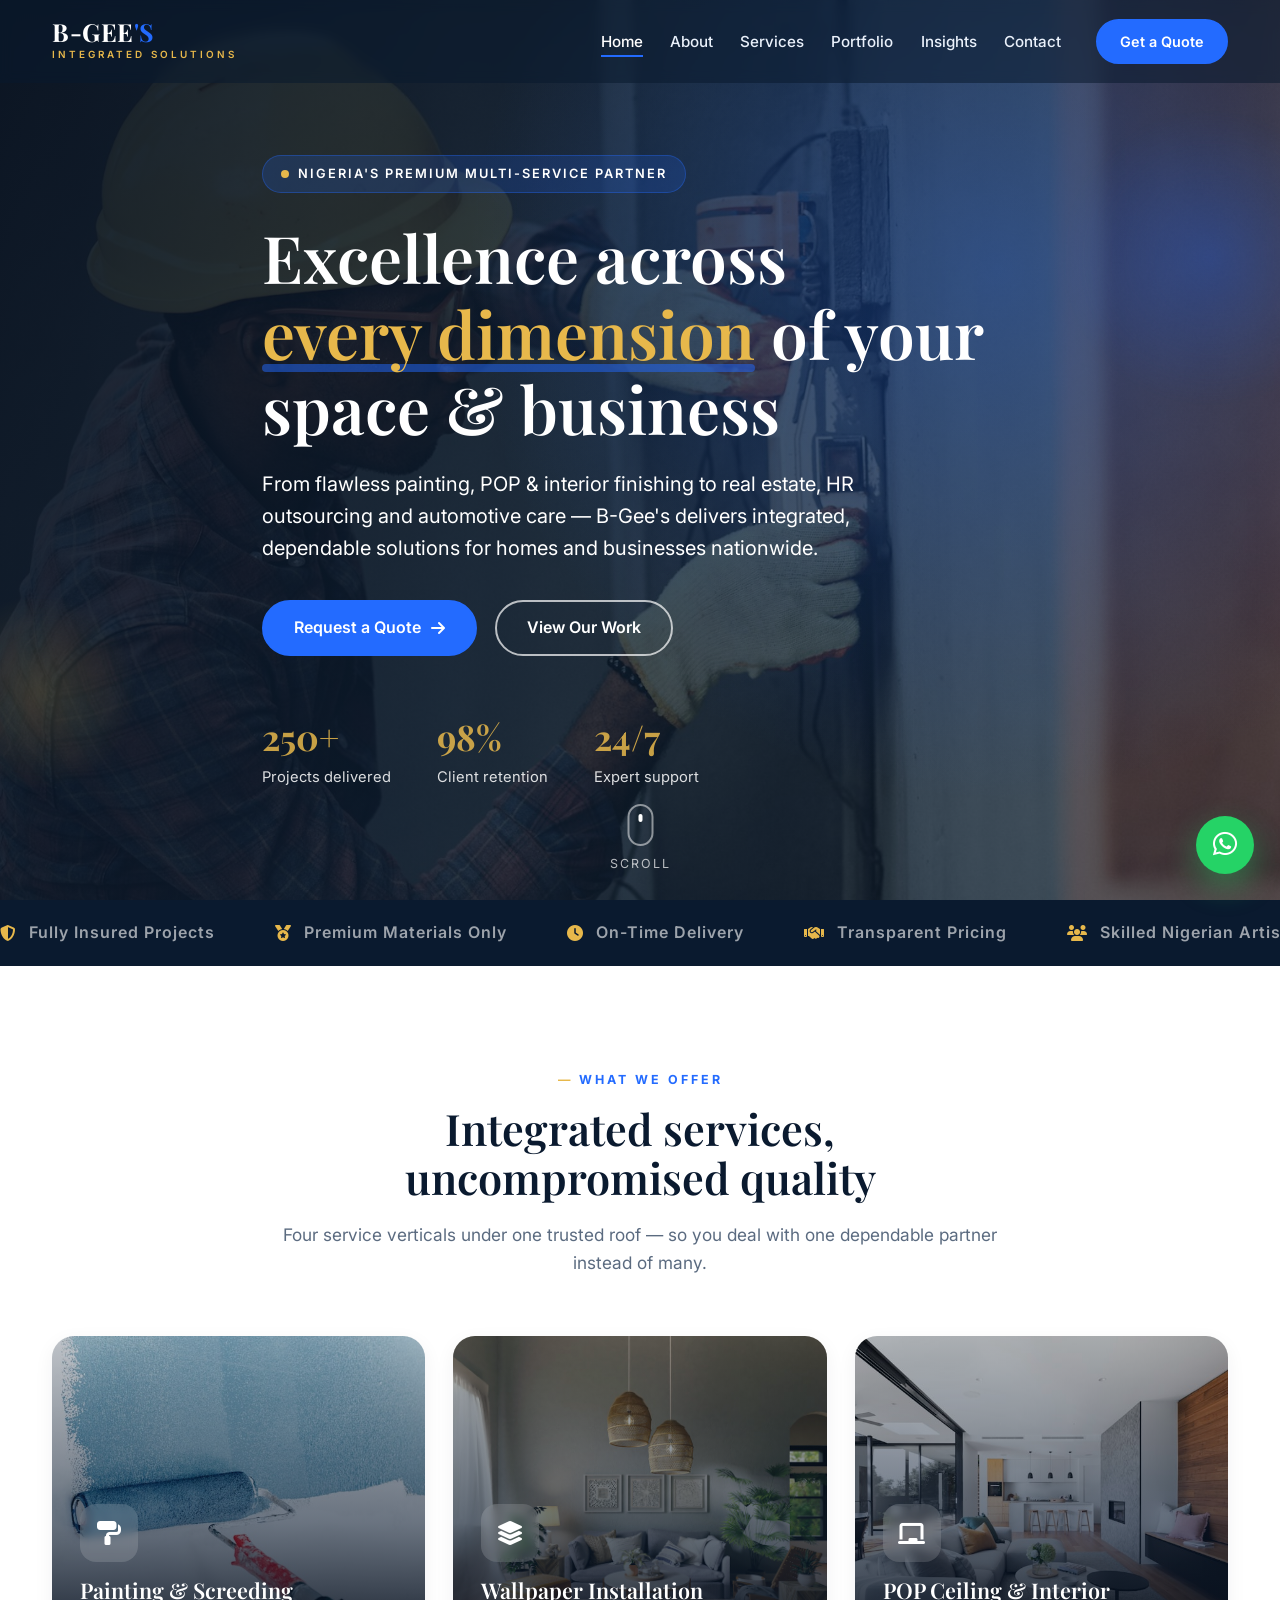
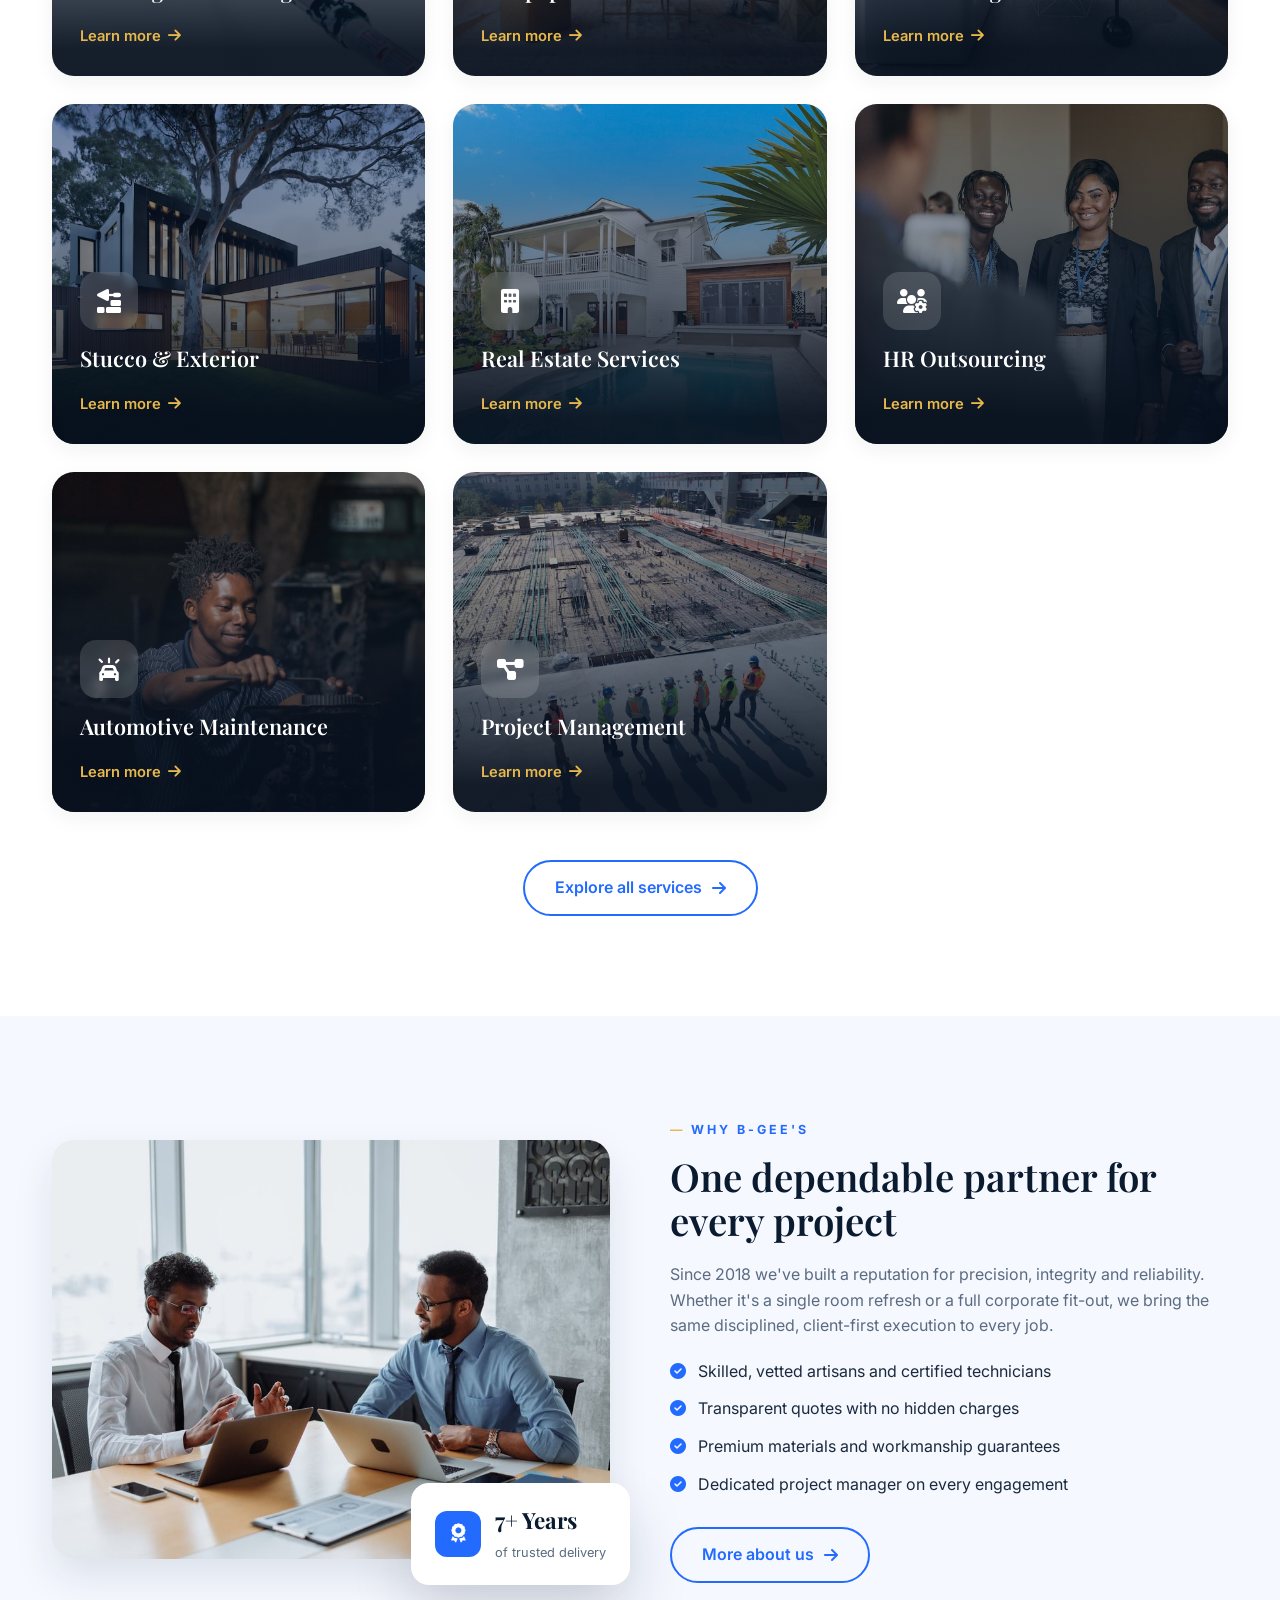
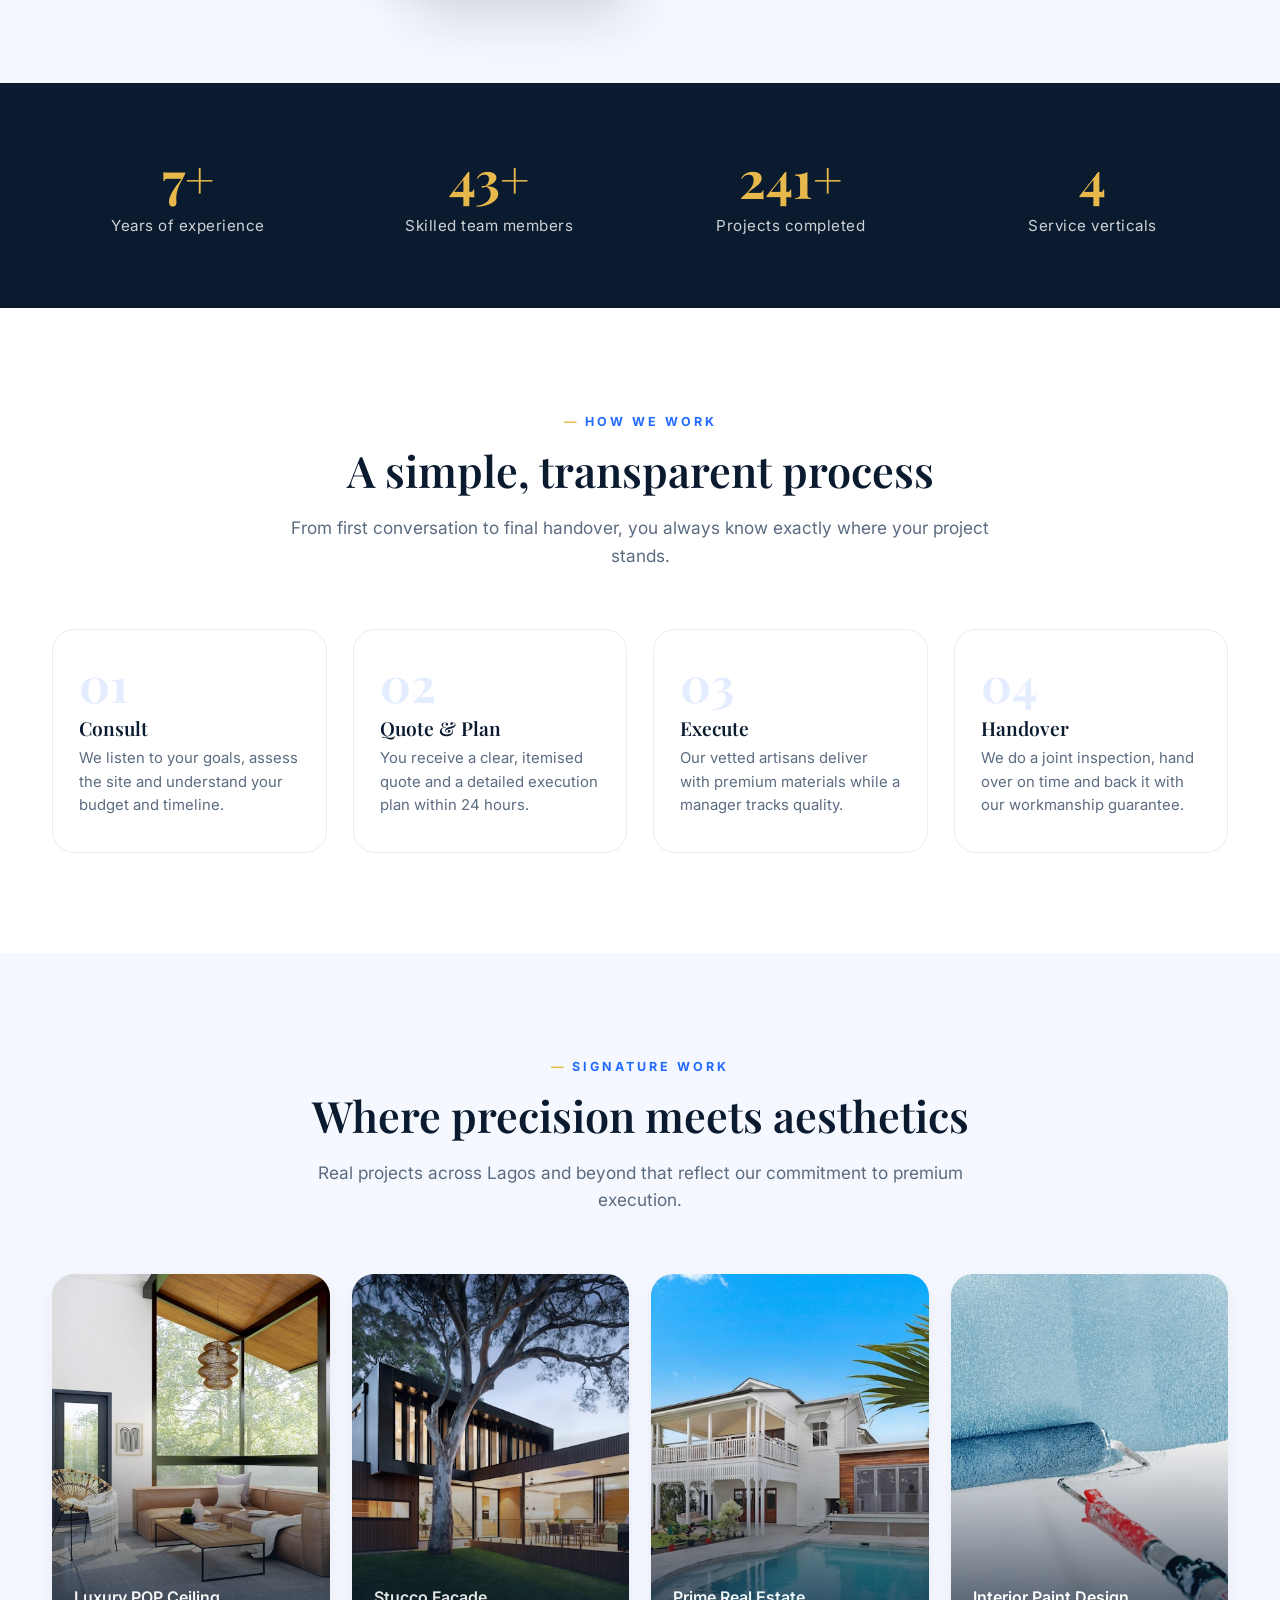
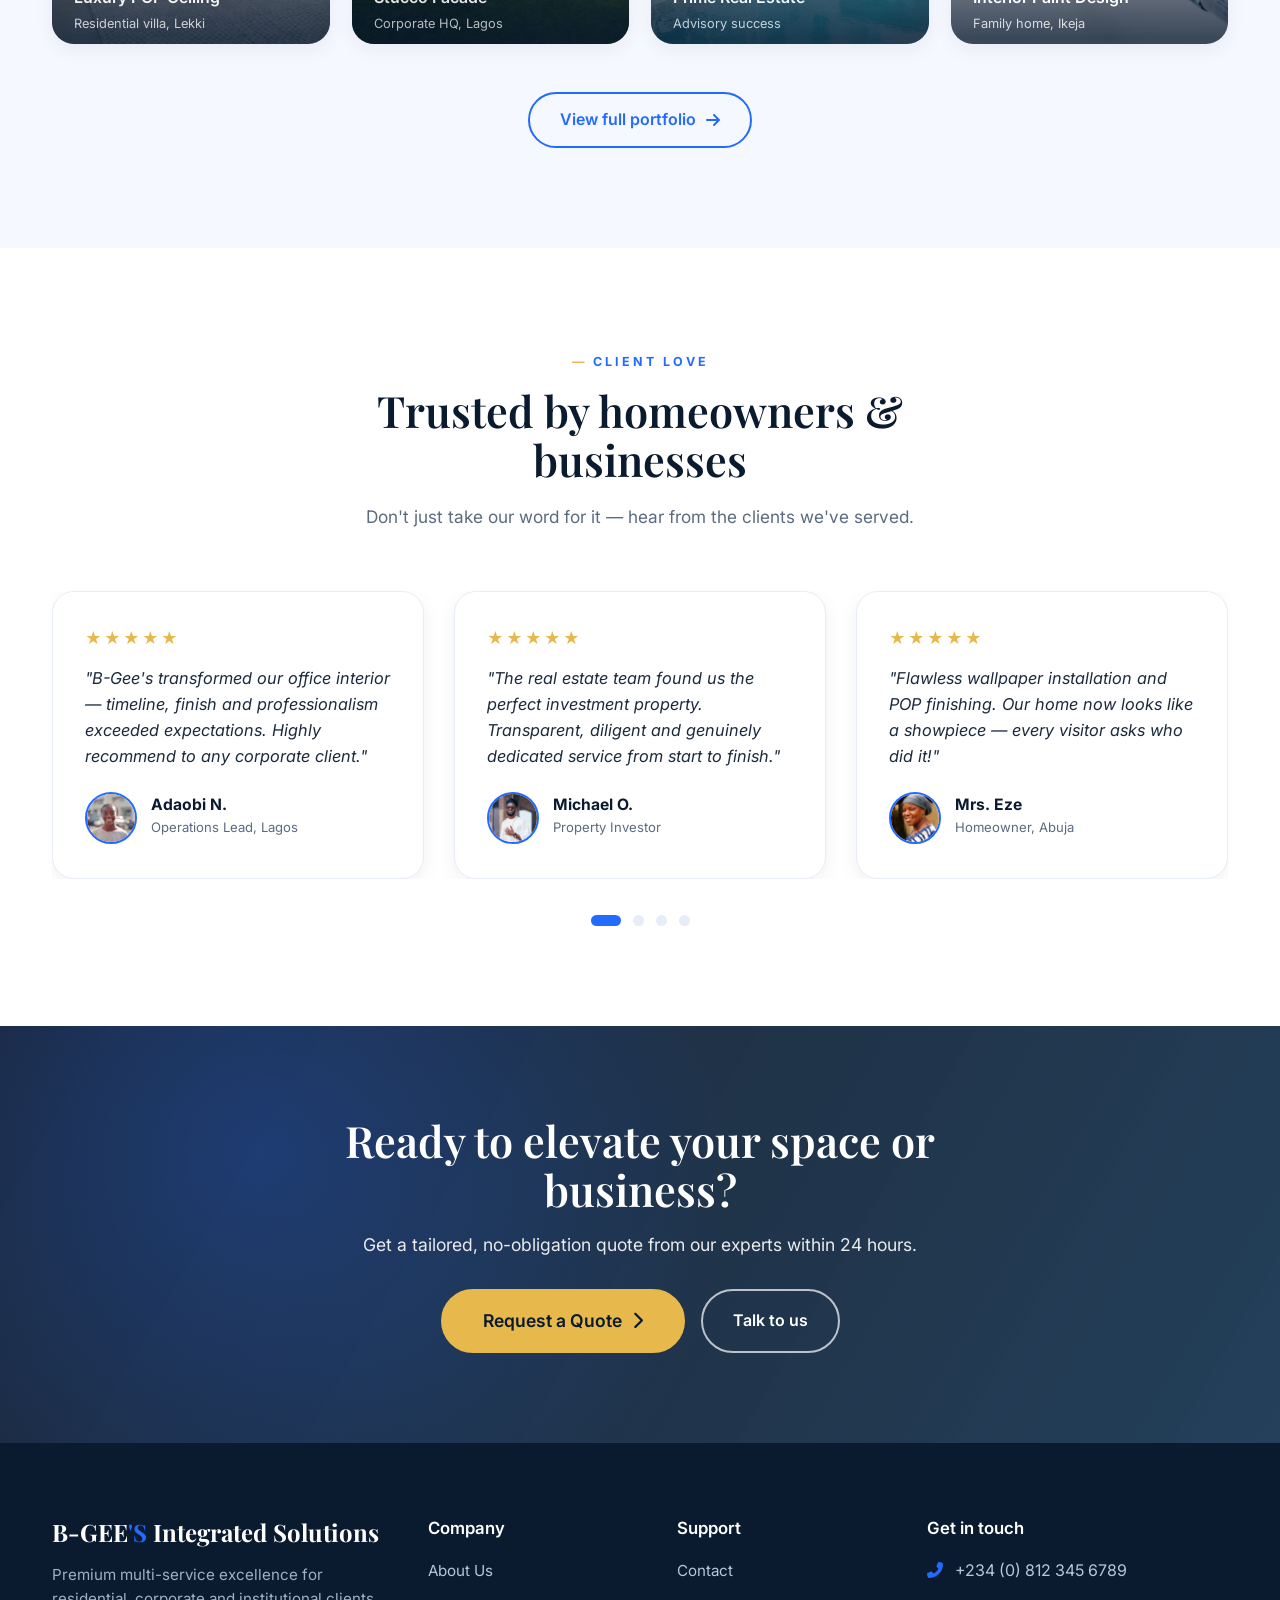
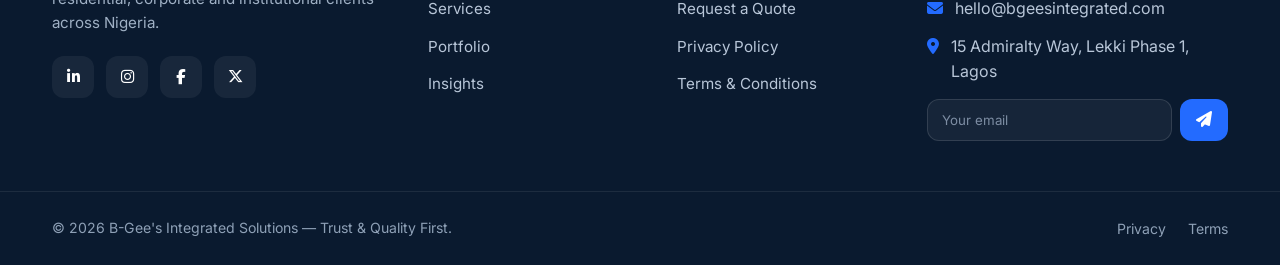
<file: index.html>
<!DOCTYPE html>
<html lang="en">
<head>
  <meta charset="UTF-8">
  <meta name="viewport" content="width=device-width, initial-scale=1.0, viewport-fit=cover">
  <title>B-Gee's Integrated Solutions | Premium Multi-Service Excellence in Nigeria</title>
  <meta name="description" content="B-Gee's Integrated Solutions delivers premium painting, POP & finishing, real estate, HR outsourcing and automotive services across Nigeria. Trusted craftsmanship, transparent delivery.">
  <link rel="icon" type="image/svg+xml" href="assets/favicon.svg">
  <link rel="preconnect" href="https://fonts.googleapis.com">
  <link rel="preconnect" href="https://fonts.gstatic.com" crossorigin>
  <link href="https://fonts.googleapis.com/css2?family=Inter:opsz,wght@14..32,300;14..32,400;14..32,500;14..32,600;14..32,700&family=Playfair+Display:wght@400;500;600;700&display=swap" rel="stylesheet">
  <link rel="stylesheet" href="https://cdnjs.cloudflare.com/ajax/libs/font-awesome/6.4.0/css/all.min.css">
  <link rel="stylesheet" href="css/style.css">
</head>
<body>

  <div class="preloader">
    <div class="pl-logo">B-GEE<b>'S</b></div>
    <div class="pl-bar"><span></span></div>
  </div>

  <div class="scroll-progress"></div>

  <header class="site-header">
    <div class="container nav-container">
      <div class="logo">
        <a href="index.html">
          <span class="logo-main">B-GEE<b>'S</b></span>
          <span class="logo-sub">INTEGRATED SOLUTIONS</span>
        </a>
      </div>
      <button class="mobile-toggle" id="mobileToggle" aria-label="Toggle menu"><i class="fas fa-bars"></i></button>
      <nav class="nav-menu" id="navMenu">
        <ul class="nav-list">
          <li><a href="index.html" class="nav-link">Home</a></li>
          <li><a href="about.html" class="nav-link">About</a></li>
          <li><a href="services.html" class="nav-link">Services</a></li>
          <li><a href="portfolio.html" class="nav-link">Portfolio</a></li>
          <li><a href="blog.html" class="nav-link">Insights</a></li>
          <li><a href="contact.html" class="nav-link">Contact</a></li>
        </ul>
        <div class="nav-cta"><a href="quote.html" class="btn btn-primary btn-sm">Get a Quote</a></div>
      </nav>
    </div>
  </header>

  <main>
    <!-- HERO -->
    <section class="hero">
      <span class="hero-shape s1"></span>
      <span class="hero-shape s2"></span>
      <div class="container hero-content">
        <span class="hero-tag" data-reveal><span class="dot"></span> Nigeria's premium multi-service partner</span>
        <h1 data-reveal data-delay="1">Excellence across <span class="highlight">every dimension</span> of your space &amp; business</h1>
        <p data-reveal data-delay="2">From flawless painting, POP &amp; interior finishing to real estate, HR outsourcing and automotive care — B-Gee's delivers integrated, dependable solutions for homes and businesses nationwide.</p>
        <div class="hero-buttons" data-reveal data-delay="3">
          <a href="quote.html" class="btn btn-primary">Request a Quote <i class="fas fa-arrow-right"></i></a>
          <a href="portfolio.html" class="btn btn-outline">View Our Work</a>
        </div>
        <div class="hero-stats" data-reveal data-delay="4">
          <div><span data-count="250" data-suffix="+">0</span> Projects delivered</div>
          <div><span data-count="98" data-suffix="%">0</span> Client retention</div>
          <div><span>24/7</span> Expert support</div>
        </div>
      </div>
      <div class="scroll-hint">
        <div class="mouse"></div>
        SCROLL
      </div>
    </section>

    <!-- TRUST MARQUEE -->
    <div class="trust-bar">
      <div class="marquee">
        <span><i class="fas fa-shield-halved"></i> Fully Insured Projects</span>
        <span><i class="fas fa-medal"></i> Premium Materials Only</span>
        <span><i class="fas fa-clock"></i> On-Time Delivery</span>
        <span><i class="fas fa-handshake"></i> Transparent Pricing</span>
        <span><i class="fas fa-users"></i> Skilled Nigerian Artisans</span>
        <span><i class="fas fa-star"></i> 5-Star Rated Service</span>
        <!-- duplicate for seamless loop -->
        <span><i class="fas fa-shield-halved"></i> Fully Insured Projects</span>
        <span><i class="fas fa-medal"></i> Premium Materials Only</span>
        <span><i class="fas fa-clock"></i> On-Time Delivery</span>
        <span><i class="fas fa-handshake"></i> Transparent Pricing</span>
        <span><i class="fas fa-users"></i> Skilled Nigerian Artisans</span>
        <span><i class="fas fa-star"></i> 5-Star Rated Service</span>
      </div>
    </div>

    <!-- SERVICES -->
    <section class="section">
      <div class="container">
        <div class="section-header" data-reveal>
          <span class="overline">What we offer</span>
          <h2>Integrated services, uncompromised quality</h2>
          <p>Four service verticals under one trusted roof — so you deal with one dependable partner instead of many.</p>
        </div>
        <div class="services-grid">
          <div class="svc-image-card" data-reveal data-delay="1">
            <div class="sic-bg" style="background-image:url('assets/images/svc-painting.jpg')"></div>
            <div class="sic-inner">
              <div class="sic-ico"><i class="fas fa-paint-roller"></i></div>
              <h3>Painting &amp; Screeding</h3>
              <p>Flawless interior &amp; exterior finishes, floor screeding and epoxy coatings using premium, long-lasting paints.</p>
              <a href="services.html" class="card-link">Learn more <i class="fas fa-arrow-right"></i></a>
            </div>
          </div>
          <div class="svc-image-card" data-reveal data-delay="2">
            <div class="sic-bg" style="background-image:url('assets/images/svc-wallpaper.jpg')"></div>
            <div class="sic-inner">
              <div class="sic-ico"><i class="fas fa-layer-group"></i></div>
              <h3>Wallpaper Installation</h3>
              <p>Luxury vinyl, textured and custom wallcoverings with seamless alignment and lasting adhesion.</p>
              <a href="services.html" class="card-link">Learn more <i class="fas fa-arrow-right"></i></a>
            </div>
          </div>
          <div class="svc-image-card" data-reveal data-delay="3">
            <div class="sic-bg" style="background-image:url('assets/images/svc-pop.jpg')"></div>
            <div class="sic-inner">
              <div class="sic-ico"><i class="fas fa-chalkboard"></i></div>
              <h3>POP Ceiling &amp; Interior</h3>
              <p>Elegant POP designs, coving and modern interior finishing with integrated ambient lighting.</p>
              <a href="services.html" class="card-link">Learn more <i class="fas fa-arrow-right"></i></a>
            </div>
          </div>
          <div class="svc-image-card" data-reveal data-delay="1">
            <div class="sic-bg" style="background-image:url('assets/images/svc-stucco.jpg')"></div>
            <div class="sic-inner">
              <div class="sic-ico"><i class="fas fa-trowel-bricks"></i></div>
              <h3>Stucco &amp; Exterior</h3>
              <p>Weather-resistant stucco, Tarolean textures and decorative renders that boost curb appeal.</p>
              <a href="services.html" class="card-link">Learn more <i class="fas fa-arrow-right"></i></a>
            </div>
          </div>
          <div class="svc-image-card" data-reveal data-delay="2">
            <div class="sic-bg" style="background-image:url('assets/images/svc-realestate.jpg')"></div>
            <div class="sic-inner">
              <div class="sic-ico"><i class="fas fa-building"></i></div>
              <h3>Real Estate Services</h3>
              <p>Property sourcing, sales &amp; rentals, valuation and investment advisory for discerning clients.</p>
              <a href="services.html" class="card-link">Learn more <i class="fas fa-arrow-right"></i></a>
            </div>
          </div>
          <div class="svc-image-card" data-reveal data-delay="3">
            <div class="sic-bg" style="background-image:url('assets/images/svc-hr.jpg')"></div>
            <div class="sic-inner">
              <div class="sic-ico"><i class="fas fa-users-gear"></i></div>
              <h3>HR Outsourcing</h3>
              <p>Recruitment, training, payroll and staff outsourcing that keeps SMEs compliant and productive.</p>
              <a href="services.html" class="card-link">Learn more <i class="fas fa-arrow-right"></i></a>
            </div>
          </div>
          <div class="svc-image-card" data-reveal data-delay="1">
            <div class="sic-bg" style="background-image:url('assets/images/svc-auto.jpg')"></div>
            <div class="sic-inner">
              <div class="sic-ico"><i class="fas fa-car-on"></i></div>
              <h3>Automotive Maintenance</h3>
              <p>Mechanical &amp; electrical repairs, diagnostics, preventive care and full fleet management.</p>
              <a href="services.html" class="card-link">Learn more <i class="fas fa-arrow-right"></i></a>
            </div>
          </div>
          <div class="svc-image-card" data-reveal data-delay="2">
            <div class="sic-bg" style="background-image:url('assets/images/svc-project.jpg')"></div>
            <div class="sic-inner">
              <div class="sic-ico"><i class="fas fa-diagram-project"></i></div>
              <h3>Project Management</h3>
              <p>End-to-end coordination for multi-service projects with tight timeline and budget control.</p>
              <a href="services.html" class="card-link">Learn more <i class="fas fa-arrow-right"></i></a>
            </div>
          </div>
        </div>
        <div class="text-center mt-4" data-reveal>
          <a href="services.html" class="btn btn-secondary">Explore all services <i class="fas fa-arrow-right"></i></a>
        </div>
      </div>
    </section>

    <!-- WHY CHOOSE US (split) -->
    <section class="section bg-light">
      <div class="container">
        <div class="split">
          <div class="split-media" data-reveal="left">
            <img src="assets/images/team-meeting.jpg" alt="B-Gee's project team reviewing plans on site">
            <div class="float-card">
              <div class="fc-ico"><i class="fas fa-award"></i></div>
              <div>
                <b>7+ Years</b>
                <small>of trusted delivery</small>
              </div>
            </div>
          </div>
          <div class="split-text" data-reveal="right">
            <span class="overline">Why B-Gee's</span>
            <h2>One dependable partner for every project</h2>
            <p>Since 2018 we've built a reputation for precision, integrity and reliability. Whether it's a single room refresh or a full corporate fit-out, we bring the same disciplined, client-first execution to every job.</p>
            <ul class="check-list">
              <li><i class="fas fa-circle-check"></i> Skilled, vetted artisans and certified technicians</li>
              <li><i class="fas fa-circle-check"></i> Transparent quotes with no hidden charges</li>
              <li><i class="fas fa-circle-check"></i> Premium materials and workmanship guarantees</li>
              <li><i class="fas fa-circle-check"></i> Dedicated project manager on every engagement</li>
            </ul>
            <a href="about.html" class="btn btn-outline-dark">More about us <i class="fas fa-arrow-right"></i></a>
          </div>
        </div>
      </div>
    </section>

    <!-- STATS BAND -->
    <section class="section tight bg-navy">
      <div class="container">
        <div class="stats-band">
          <div class="stat-item" data-reveal data-delay="1"><div class="num" data-count="7" data-suffix="+">0</div><div class="lbl">Years of experience</div></div>
          <div class="stat-item" data-reveal data-delay="2"><div class="num" data-count="45" data-suffix="+">0</div><div class="lbl">Skilled team members</div></div>
          <div class="stat-item" data-reveal data-delay="3"><div class="num" data-count="250" data-suffix="+">0</div><div class="lbl">Projects completed</div></div>
          <div class="stat-item" data-reveal data-delay="4"><div class="num" data-count="4">0</div><div class="lbl">Service verticals</div></div>
        </div>
      </div>
    </section>

    <!-- PROCESS -->
    <section class="section">
      <div class="container">
        <div class="section-header" data-reveal>
          <span class="overline">How we work</span>
          <h2>A simple, transparent process</h2>
          <p>From first conversation to final handover, you always know exactly where your project stands.</p>
        </div>
        <div class="process-grid">
          <div class="step-card" data-reveal data-delay="1"><div class="step-num">01</div><h3>Consult</h3><p>We listen to your goals, assess the site and understand your budget and timeline.</p></div>
          <div class="step-card" data-reveal data-delay="2"><div class="step-num">02</div><h3>Quote &amp; Plan</h3><p>You receive a clear, itemised quote and a detailed execution plan within 24 hours.</p></div>
          <div class="step-card" data-reveal data-delay="3"><div class="step-num">03</div><h3>Execute</h3><p>Our vetted artisans deliver with premium materials while a manager tracks quality.</p></div>
          <div class="step-card" data-reveal data-delay="4"><div class="step-num">04</div><h3>Handover</h3><p>We do a joint inspection, hand over on time and back it with our workmanship guarantee.</p></div>
        </div>
      </div>
    </section>

    <!-- PORTFOLIO PREVIEW -->
    <section class="section bg-light">
      <div class="container">
        <div class="section-header" data-reveal>
          <span class="overline">Signature work</span>
          <h2>Where precision meets aesthetics</h2>
          <p>Real projects across Lagos and beyond that reflect our commitment to premium execution.</p>
        </div>
        <div class="portfolio-preview-grid">
          <div class="preview-item" data-reveal data-delay="1"><img src="assets/images/port-1.jpg" alt="Luxury POP ceiling project"><div class="overlay-caption">Luxury POP Ceiling <small>Residential villa, Lekki</small></div></div>
          <div class="preview-item" data-reveal data-delay="2"><img src="assets/images/svc-stucco.jpg" alt="Modern stucco facade"><div class="overlay-caption">Stucco Facade <small>Corporate HQ, Lagos</small></div></div>
          <div class="preview-item" data-reveal data-delay="3"><img src="assets/images/svc-realestate.jpg" alt="Prime real estate property"><div class="overlay-caption">Prime Real Estate <small>Advisory success</small></div></div>
          <div class="preview-item" data-reveal data-delay="4"><img src="assets/images/svc-painting.jpg" alt="Interior paint design"><div class="overlay-caption">Interior Paint Design <small>Family home, Ikeja</small></div></div>
        </div>
        <div class="text-center mt-4" data-reveal>
          <a href="portfolio.html" class="btn btn-outline-dark">View full portfolio <i class="fas fa-arrow-right"></i></a>
        </div>
      </div>
    </section>

    <!-- TESTIMONIALS -->
    <section class="section">
      <div class="container">
        <div class="section-header" data-reveal>
          <span class="overline">Client love</span>
          <h2>Trusted by homeowners &amp; businesses</h2>
          <p>Don't just take our word for it — hear from the clients we've served.</p>
        </div>
        <div class="testi-viewport" data-reveal>
          <div class="testi-track">
            <div class="testimonial-card">
              <div class="stars">★★★★★</div>
              <p>"B-Gee's transformed our office interior — timeline, finish and professionalism exceeded expectations. Highly recommend to any corporate client."</p>
              <div class="testi-person"><img src="assets/images/person-1.jpg" alt="Adaobi N."><div><h4>Adaobi N.</h4><small>Operations Lead, Lagos</small></div></div>
            </div>
            <div class="testimonial-card">
              <div class="stars">★★★★★</div>
              <p>"The real estate team found us the perfect investment property. Transparent, diligent and genuinely dedicated service from start to finish."</p>
              <div class="testi-person"><img src="assets/images/person-2.jpg" alt="Michael O."><div><h4>Michael O.</h4><small>Property Investor</small></div></div>
            </div>
            <div class="testimonial-card">
              <div class="stars">★★★★★</div>
              <p>"Flawless wallpaper installation and POP finishing. Our home now looks like a showpiece — every visitor asks who did it!"</p>
              <div class="testi-person"><img src="assets/images/person-3.jpg" alt="Mrs. Eze"><div><h4>Mrs. Eze</h4><small>Homeowner, Abuja</small></div></div>
            </div>
            <div class="testimonial-card">
              <div class="stars">★★★★★</div>
              <p>"Their HR outsourcing sorted our payroll and recruitment headaches. We finally focus on growth while B-Gee's handles compliance."</p>
              <div class="testi-person"><img src="assets/images/person-4.jpg" alt="Tunde A."><div><h4>Tunde A.</h4><small>SME Founder, Ibadan</small></div></div>
            </div>
            <div class="testimonial-card">
              <div class="stars">★★★★★</div>
              <p>"Fleet maintenance has never been easier. Fast diagnostics, honest pricing and our vehicles are always road-ready."</p>
              <div class="testi-person"><img src="assets/images/person-5.jpg" alt="Chidinma U."><div><h4>Chidinma U.</h4><small>Logistics Manager</small></div></div>
            </div>
            <div class="testimonial-card">
              <div class="stars">★★★★★</div>
              <p>"Professional from quote to handover. The stucco exterior on our estate is stunning and has held up beautifully through the rains."</p>
              <div class="testi-person"><img src="assets/images/person-6.jpg" alt="Emeka B."><div><h4>Emeka B.</h4><small>Estate Developer</small></div></div>
            </div>
          </div>
        </div>
        <div class="testi-nav"></div>
      </div>
    </section>

    <!-- CTA -->
    <section class="cta-banner">
      <div class="container cta-inner" data-reveal>
        <h2>Ready to elevate your space or business?</h2>
        <p>Get a tailored, no-obligation quote from our experts within 24 hours.</p>
        <div class="btn-row">
          <a href="quote.html" class="btn btn-gold btn-large">Request a Quote <i class="fas fa-chevron-right"></i></a>
          <a href="contact.html" class="btn btn-outline">Talk to us</a>
        </div>
      </div>
    </section>
  </main>

  <footer class="site-footer">
    <div class="container footer-grid">
      <div class="footer-col">
        <div class="footer-logo">B-GEE<b>'S</b> Integrated Solutions</div>
        <p>Premium multi-service excellence for residential, corporate and institutional clients across Nigeria.</p>
        <div class="social-icons">
          <a href="#" aria-label="LinkedIn"><i class="fab fa-linkedin-in"></i></a>
          <a href="#" aria-label="Instagram"><i class="fab fa-instagram"></i></a>
          <a href="#" aria-label="Facebook"><i class="fab fa-facebook-f"></i></a>
          <a href="#" aria-label="X"><i class="fab fa-x-twitter"></i></a>
        </div>
      </div>
      <div class="footer-col">
        <h4>Company</h4>
        <ul>
          <li><a href="about.html">About Us</a></li>
          <li><a href="services.html">Services</a></li>
          <li><a href="portfolio.html">Portfolio</a></li>
          <li><a href="blog.html">Insights</a></li>
        </ul>
      </div>
      <div class="footer-col">
        <h4>Support</h4>
        <ul>
          <li><a href="contact.html">Contact</a></li>
          <li><a href="quote.html">Request a Quote</a></li>
          <li><a href="privacy.html">Privacy Policy</a></li>
          <li><a href="terms.html">Terms &amp; Conditions</a></li>
        </ul>
      </div>
      <div class="footer-col">
        <h4>Get in touch</h4>
        <ul class="contact-info">
          <li><i class="fas fa-phone-alt"></i> +234 (0) 812 345 6789</li>
          <li><i class="fas fa-envelope"></i> hello@bgeesintegrated.com</li>
          <li><i class="fas fa-map-marker-alt"></i> 15 Admiralty Way, Lekki Phase 1, Lagos</li>
        </ul>
        <form class="footer-news" id="newsForm">
          <input type="email" name="email" placeholder="Your email" required aria-label="Email for newsletter">
          <button type="submit" aria-label="Subscribe"><i class="fas fa-paper-plane"></i></button>
        </form>
      </div>
    </div>
    <div class="footer-bottom">
      <div class="container">
        <p>&copy; <span class="js-year">2025</span> B-Gee's Integrated Solutions — Trust &amp; Quality First.</p>
        <div class="fb-links">
          <a href="privacy.html">Privacy</a>
          <a href="terms.html">Terms</a>
        </div>
      </div>
    </div>
  </footer>

  <a href="https://wa.me/2348123456789" class="wa-float" aria-label="Chat on WhatsApp" target="_blank" rel="noopener"><i class="fab fa-whatsapp"></i></a>
  <button class="back-to-top" aria-label="Back to top"><i class="fas fa-arrow-up"></i></button>

  <script src="js/main.js"></script>
</body>
</html>
</file>
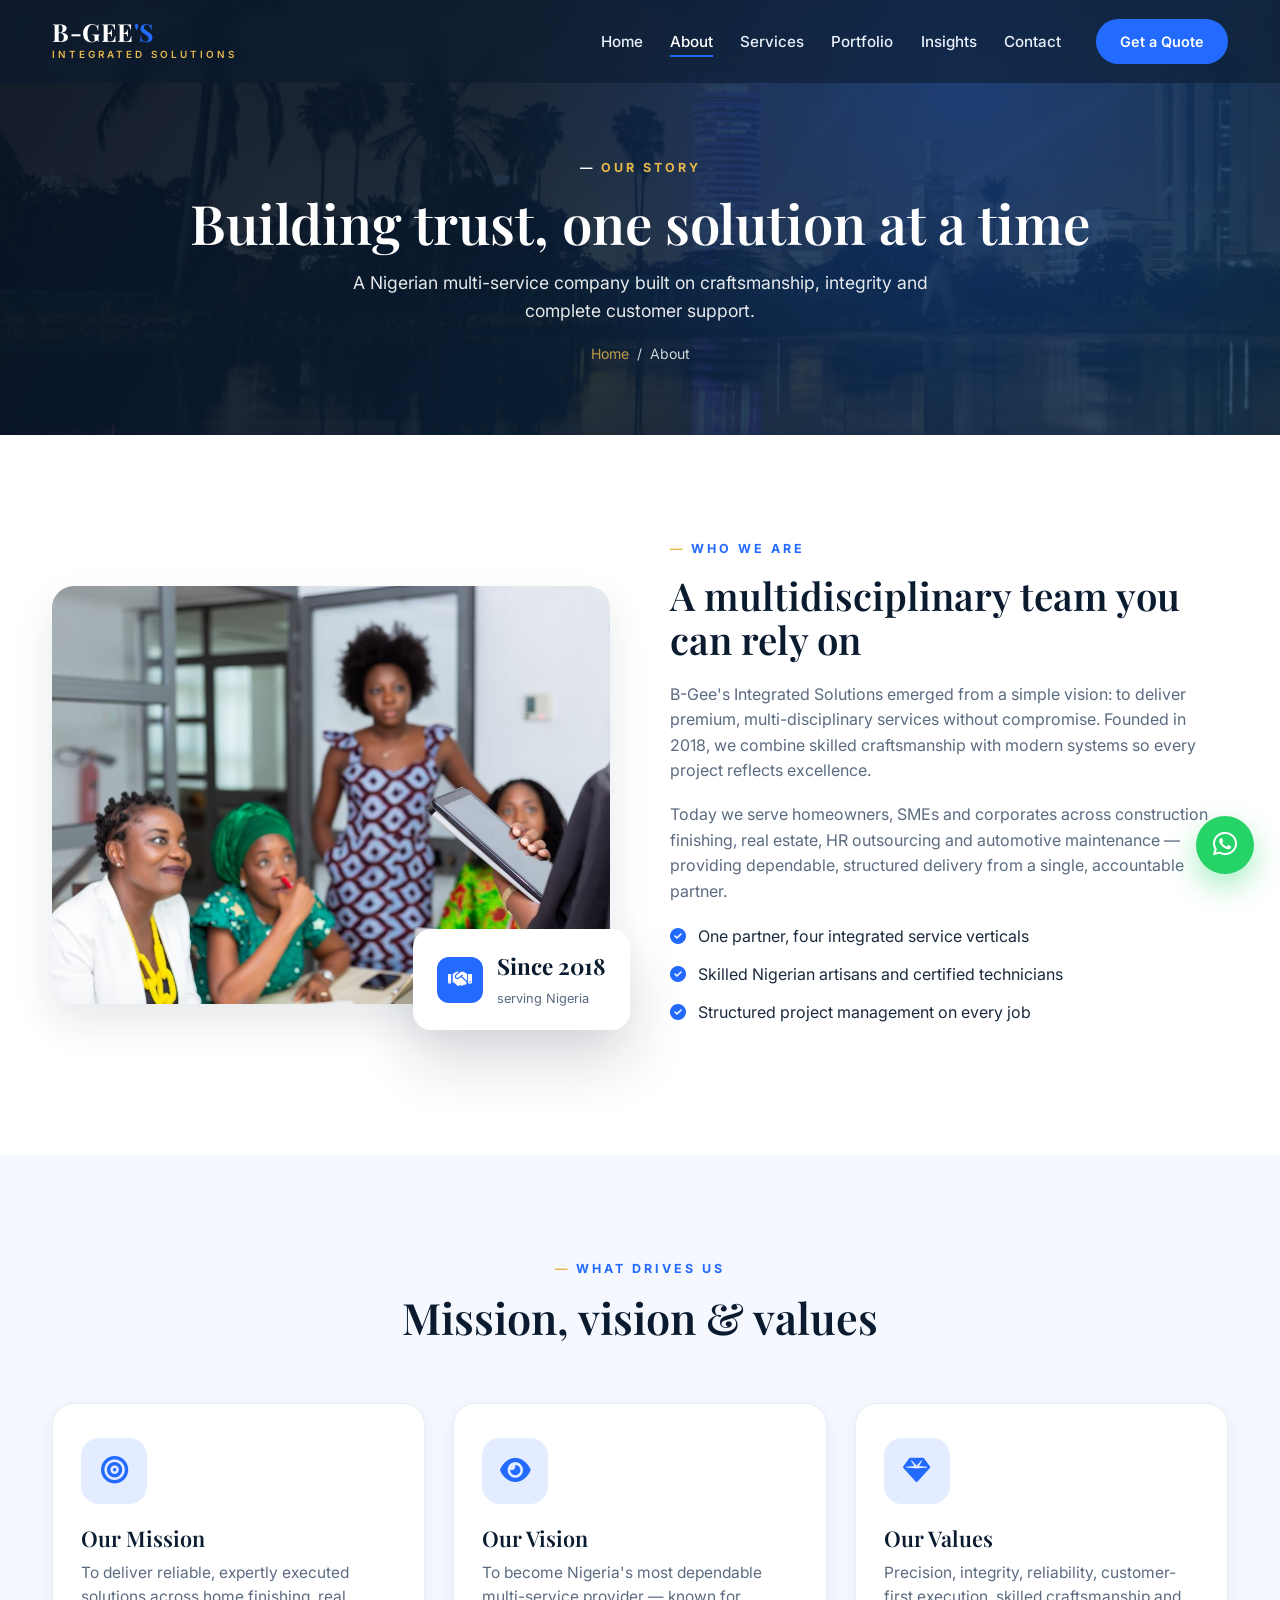
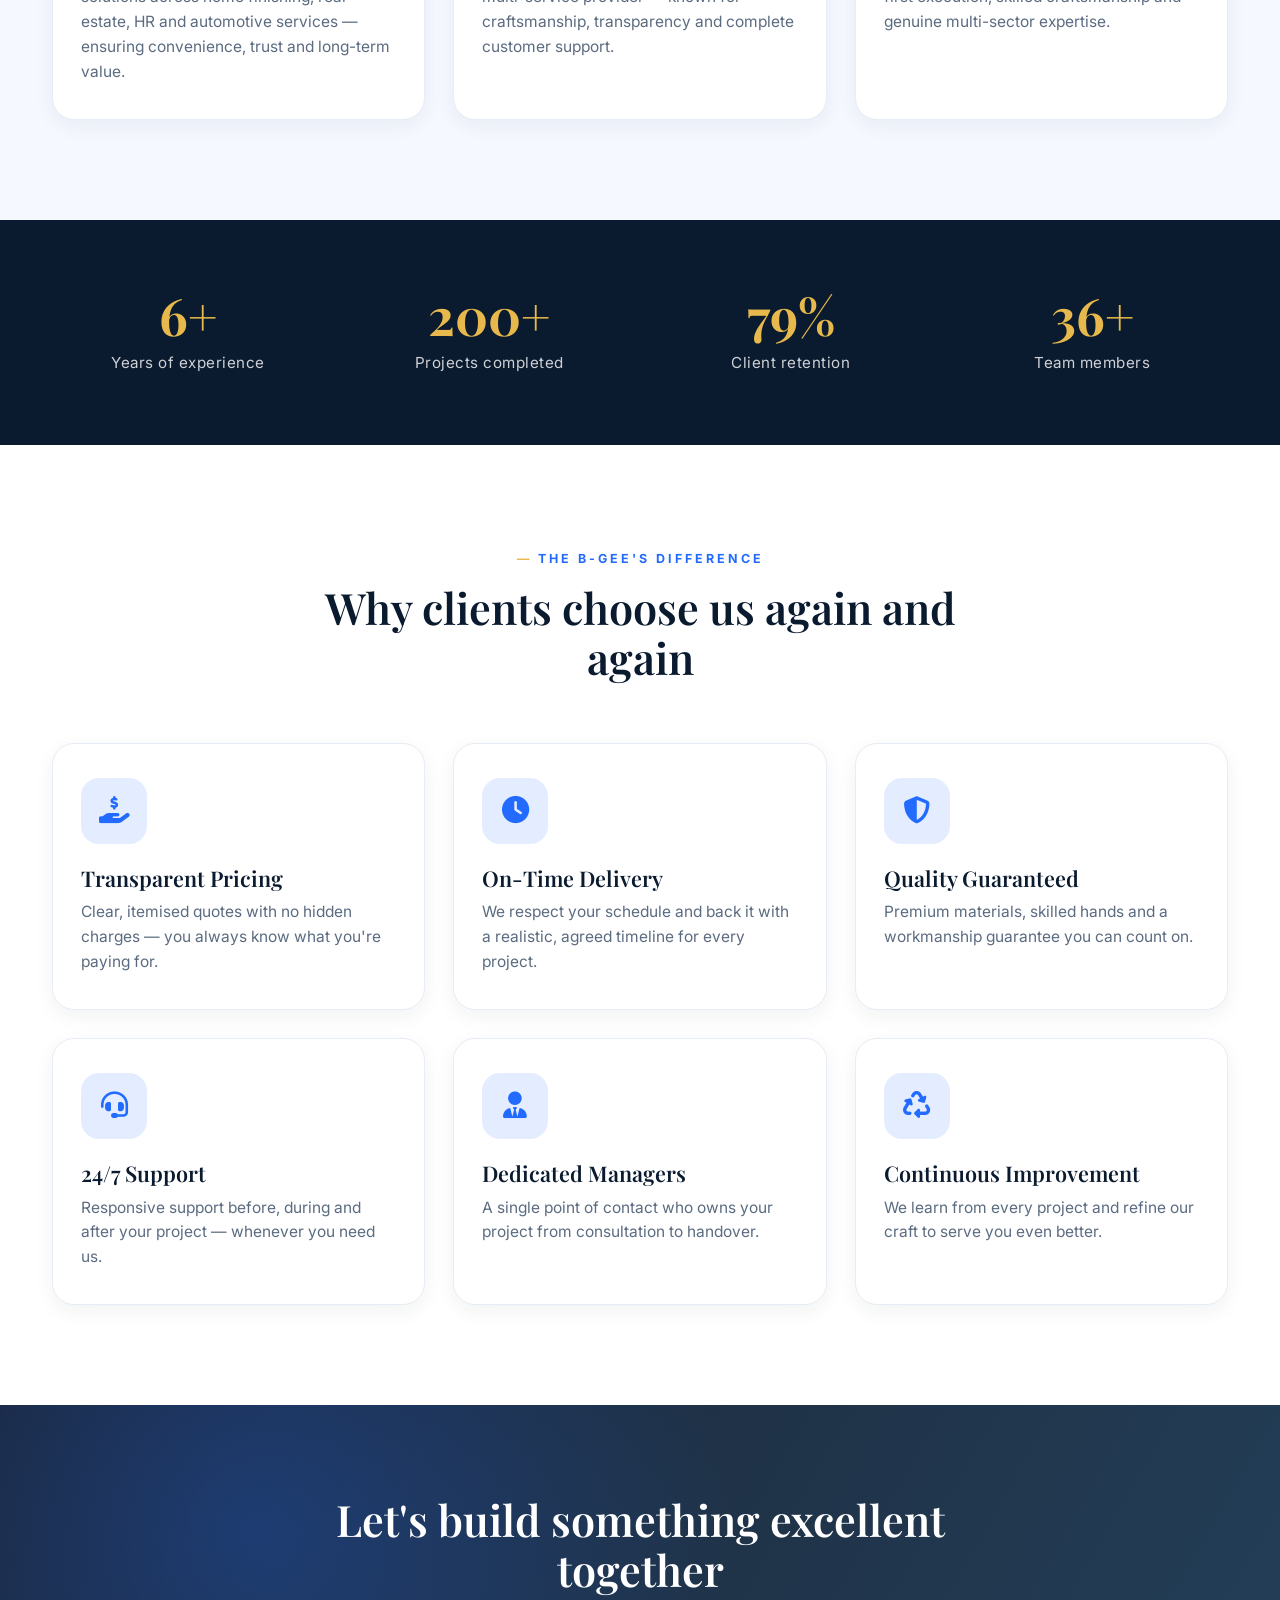
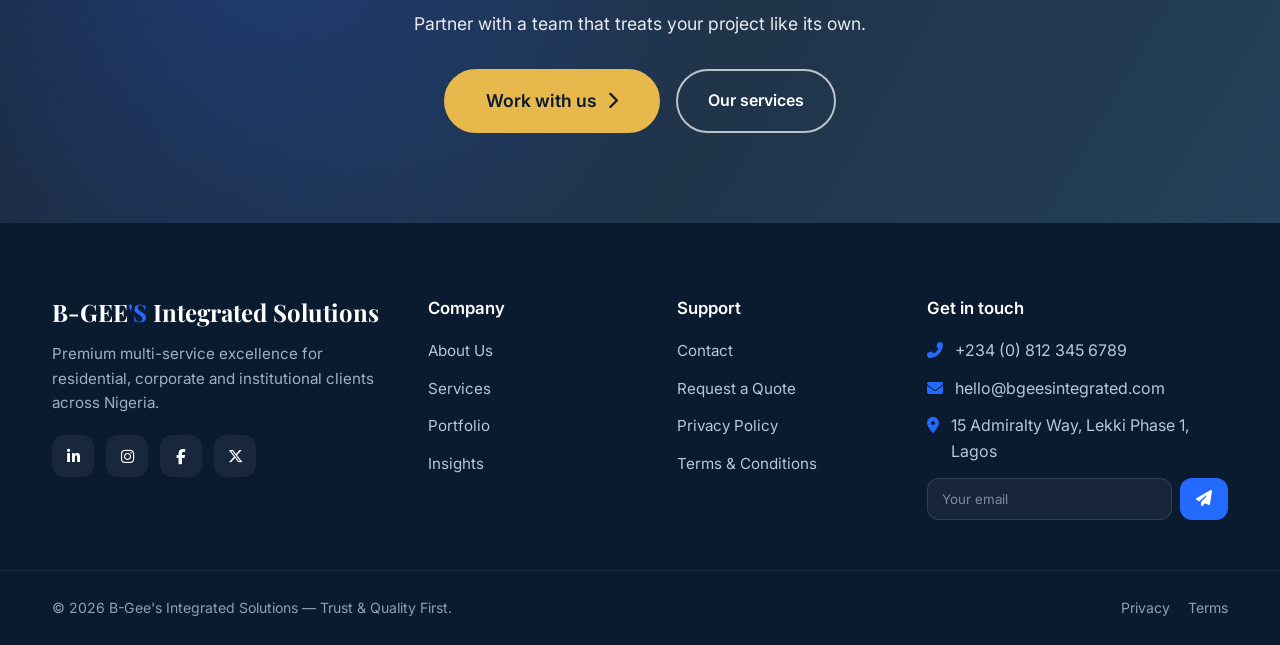
<file: about.html>
<!DOCTYPE html>
<html lang="en">
<head>
  <meta charset="UTF-8">
  <meta name="viewport" content="width=device-width, initial-scale=1.0, viewport-fit=cover">
  <title>About Us | B-Gee's Integrated Solutions</title>
  <meta name="description" content="Founded in 2018, B-Gee's Integrated Solutions is a Nigerian multi-service company delivering premium finishing, real estate, HR and automotive services with craftsmanship and integrity.">
  <link rel="icon" type="image/svg+xml" href="assets/favicon.svg">
  <link rel="preconnect" href="https://fonts.googleapis.com">
  <link rel="preconnect" href="https://fonts.gstatic.com" crossorigin>
  <link href="https://fonts.googleapis.com/css2?family=Inter:opsz,wght@14..32,300;14..32,400;14..32,500;14..32,600;14..32,700&family=Playfair+Display:wght@400;500;600;700&display=swap" rel="stylesheet">
  <link rel="stylesheet" href="https://cdnjs.cloudflare.com/ajax/libs/font-awesome/6.4.0/css/all.min.css">
  <link rel="stylesheet" href="css/style.css">
</head>
<body>
  <div class="scroll-progress"></div>
  <header class="site-header">
    <div class="container nav-container">
      <div class="logo"><a href="index.html"><span class="logo-main">B-GEE<b>'S</b></span><span class="logo-sub">INTEGRATED SOLUTIONS</span></a></div>
      <button class="mobile-toggle" id="mobileToggle" aria-label="Toggle menu"><i class="fas fa-bars"></i></button>
      <nav class="nav-menu" id="navMenu">
        <ul class="nav-list">
          <li><a href="index.html" class="nav-link">Home</a></li>
          <li><a href="about.html" class="nav-link">About</a></li>
          <li><a href="services.html" class="nav-link">Services</a></li>
          <li><a href="portfolio.html" class="nav-link">Portfolio</a></li>
          <li><a href="blog.html" class="nav-link">Insights</a></li>
          <li><a href="contact.html" class="nav-link">Contact</a></li>
        </ul>
        <div class="nav-cta"><a href="quote.html" class="btn btn-primary btn-sm">Get a Quote</a></div>
      </nav>
    </div>
  </header>

  <main>
    <section class="page-hero">
      <div class="container">
        <span class="overline">Our story</span>
        <h1>Building trust, one solution at a time</h1>
        <p>A Nigerian multi-service company built on craftsmanship, integrity and complete customer support.</p>
        <div class="breadcrumb"><a href="index.html">Home</a><span>/</span>About</div>
      </div>
    </section>

    <!-- STORY -->
    <section class="section">
      <div class="container">
        <div class="split">
          <div class="split-media" data-reveal="left">
            <img src="assets/images/about-team.jpg" alt="The B-Gee's Integrated Solutions team collaborating">
            <div class="float-card">
              <div class="fc-ico"><i class="fas fa-handshake"></i></div>
              <div><b>Since 2018</b><small>serving Nigeria</small></div>
            </div>
          </div>
          <div class="split-text" data-reveal="right">
            <span class="overline">Who we are</span>
            <h2>A multidisciplinary team you can rely on</h2>
            <p>B-Gee's Integrated Solutions emerged from a simple vision: to deliver premium, multi-disciplinary services without compromise. Founded in 2018, we combine skilled craftsmanship with modern systems so every project reflects excellence.</p>
            <p>Today we serve homeowners, SMEs and corporates across construction finishing, real estate, HR outsourcing and automotive maintenance — providing dependable, structured delivery from a single, accountable partner.</p>
            <ul class="check-list">
              <li><i class="fas fa-circle-check"></i> One partner, four integrated service verticals</li>
              <li><i class="fas fa-circle-check"></i> Skilled Nigerian artisans and certified technicians</li>
              <li><i class="fas fa-circle-check"></i> Structured project management on every job</li>
            </ul>
          </div>
        </div>
      </div>
    </section>

    <!-- MISSION / VISION / VALUES -->
    <section class="section bg-light">
      <div class="container">
        <div class="section-header" data-reveal>
          <span class="overline">What drives us</span>
          <h2>Mission, vision &amp; values</h2>
        </div>
        <div class="services-grid" style="grid-template-columns: repeat(auto-fit, minmax(300px,1fr));">
          <div class="service-card" data-reveal data-delay="1"><div class="service-ico"><i class="fas fa-bullseye"></i></div><h3>Our Mission</h3><p>To deliver reliable, expertly executed solutions across home finishing, real estate, HR and automotive services — ensuring convenience, trust and long-term value.</p></div>
          <div class="service-card" data-reveal data-delay="2"><div class="service-ico"><i class="fas fa-eye"></i></div><h3>Our Vision</h3><p>To become Nigeria's most dependable multi-service provider — known for craftsmanship, transparency and complete customer support.</p></div>
          <div class="service-card" data-reveal data-delay="3"><div class="service-ico"><i class="fas fa-gem"></i></div><h3>Our Values</h3><p>Precision, integrity, reliability, customer-first execution, skilled craftsmanship and genuine multi-sector expertise.</p></div>
        </div>
      </div>
    </section>

    <!-- STATS -->
    <section class="section tight bg-navy">
      <div class="container">
        <div class="stats-band">
          <div class="stat-item" data-reveal data-delay="1"><div class="num" data-count="7" data-suffix="+">0</div><div class="lbl">Years of experience</div></div>
          <div class="stat-item" data-reveal data-delay="2"><div class="num" data-count="250" data-suffix="+">0</div><div class="lbl">Projects completed</div></div>
          <div class="stat-item" data-reveal data-delay="3"><div class="num" data-count="98" data-suffix="%">0</div><div class="lbl">Client retention</div></div>
          <div class="stat-item" data-reveal data-delay="4"><div class="num" data-count="45" data-suffix="+">0</div><div class="lbl">Team members</div></div>
        </div>
      </div>
    </section>

    <!-- WHY US GRID -->
    <section class="section">
      <div class="container">
        <div class="section-header" data-reveal>
          <span class="overline">The B-Gee's difference</span>
          <h2>Why clients choose us again and again</h2>
        </div>
        <div class="services-grid">
          <div class="service-card" data-reveal data-delay="1"><div class="service-ico"><i class="fas fa-hand-holding-dollar"></i></div><h3>Transparent Pricing</h3><p>Clear, itemised quotes with no hidden charges — you always know what you're paying for.</p></div>
          <div class="service-card" data-reveal data-delay="2"><div class="service-ico"><i class="fas fa-clock"></i></div><h3>On-Time Delivery</h3><p>We respect your schedule and back it with a realistic, agreed timeline for every project.</p></div>
          <div class="service-card" data-reveal data-delay="3"><div class="service-ico"><i class="fas fa-shield-halved"></i></div><h3>Quality Guaranteed</h3><p>Premium materials, skilled hands and a workmanship guarantee you can count on.</p></div>
          <div class="service-card" data-reveal data-delay="1"><div class="service-ico"><i class="fas fa-headset"></i></div><h3>24/7 Support</h3><p>Responsive support before, during and after your project — whenever you need us.</p></div>
          <div class="service-card" data-reveal data-delay="2"><div class="service-ico"><i class="fas fa-user-tie"></i></div><h3>Dedicated Managers</h3><p>A single point of contact who owns your project from consultation to handover.</p></div>
          <div class="service-card" data-reveal data-delay="3"><div class="service-ico"><i class="fas fa-recycle"></i></div><h3>Continuous Improvement</h3><p>We learn from every project and refine our craft to serve you even better.</p></div>
        </div>
      </div>
    </section>

    <section class="cta-banner">
      <div class="container cta-inner" data-reveal>
        <h2>Let's build something excellent together</h2>
        <p>Partner with a team that treats your project like its own.</p>
        <div class="btn-row">
          <a href="quote.html" class="btn btn-gold btn-large">Work with us <i class="fas fa-chevron-right"></i></a>
          <a href="services.html" class="btn btn-outline">Our services</a>
        </div>
      </div>
    </section>
  </main>

  <footer class="site-footer">
    <div class="container footer-grid">
      <div class="footer-col">
        <div class="footer-logo">B-GEE<b>'S</b> Integrated Solutions</div>
        <p>Premium multi-service excellence for residential, corporate and institutional clients across Nigeria.</p>
        <div class="social-icons">
          <a href="#" aria-label="LinkedIn"><i class="fab fa-linkedin-in"></i></a>
          <a href="#" aria-label="Instagram"><i class="fab fa-instagram"></i></a>
          <a href="#" aria-label="Facebook"><i class="fab fa-facebook-f"></i></a>
          <a href="#" aria-label="X"><i class="fab fa-x-twitter"></i></a>
        </div>
      </div>
      <div class="footer-col"><h4>Company</h4><ul><li><a href="about.html">About Us</a></li><li><a href="services.html">Services</a></li><li><a href="portfolio.html">Portfolio</a></li><li><a href="blog.html">Insights</a></li></ul></div>
      <div class="footer-col"><h4>Support</h4><ul><li><a href="contact.html">Contact</a></li><li><a href="quote.html">Request a Quote</a></li><li><a href="privacy.html">Privacy Policy</a></li><li><a href="terms.html">Terms &amp; Conditions</a></li></ul></div>
      <div class="footer-col">
        <h4>Get in touch</h4>
        <ul class="contact-info">
          <li><i class="fas fa-phone-alt"></i> +234 (0) 812 345 6789</li>
          <li><i class="fas fa-envelope"></i> hello@bgeesintegrated.com</li>
          <li><i class="fas fa-map-marker-alt"></i> 15 Admiralty Way, Lekki Phase 1, Lagos</li>
        </ul>
        <form class="footer-news" id="newsForm">
          <input type="email" name="email" placeholder="Your email" required aria-label="Email for newsletter">
          <button type="submit" aria-label="Subscribe"><i class="fas fa-paper-plane"></i></button>
        </form>
      </div>
    </div>
    <div class="footer-bottom">
      <div class="container">
        <p>&copy; <span class="js-year">2025</span> B-Gee's Integrated Solutions — Trust &amp; Quality First.</p>
        <div class="fb-links"><a href="privacy.html">Privacy</a><a href="terms.html">Terms</a></div>
      </div>
    </div>
  </footer>

  <a href="https://wa.me/2348123456789" class="wa-float" aria-label="Chat on WhatsApp" target="_blank" rel="noopener"><i class="fab fa-whatsapp"></i></a>
  <button class="back-to-top" aria-label="Back to top"><i class="fas fa-arrow-up"></i></button>
  <script src="js/main.js"></script>
</body>
</html>
</file>
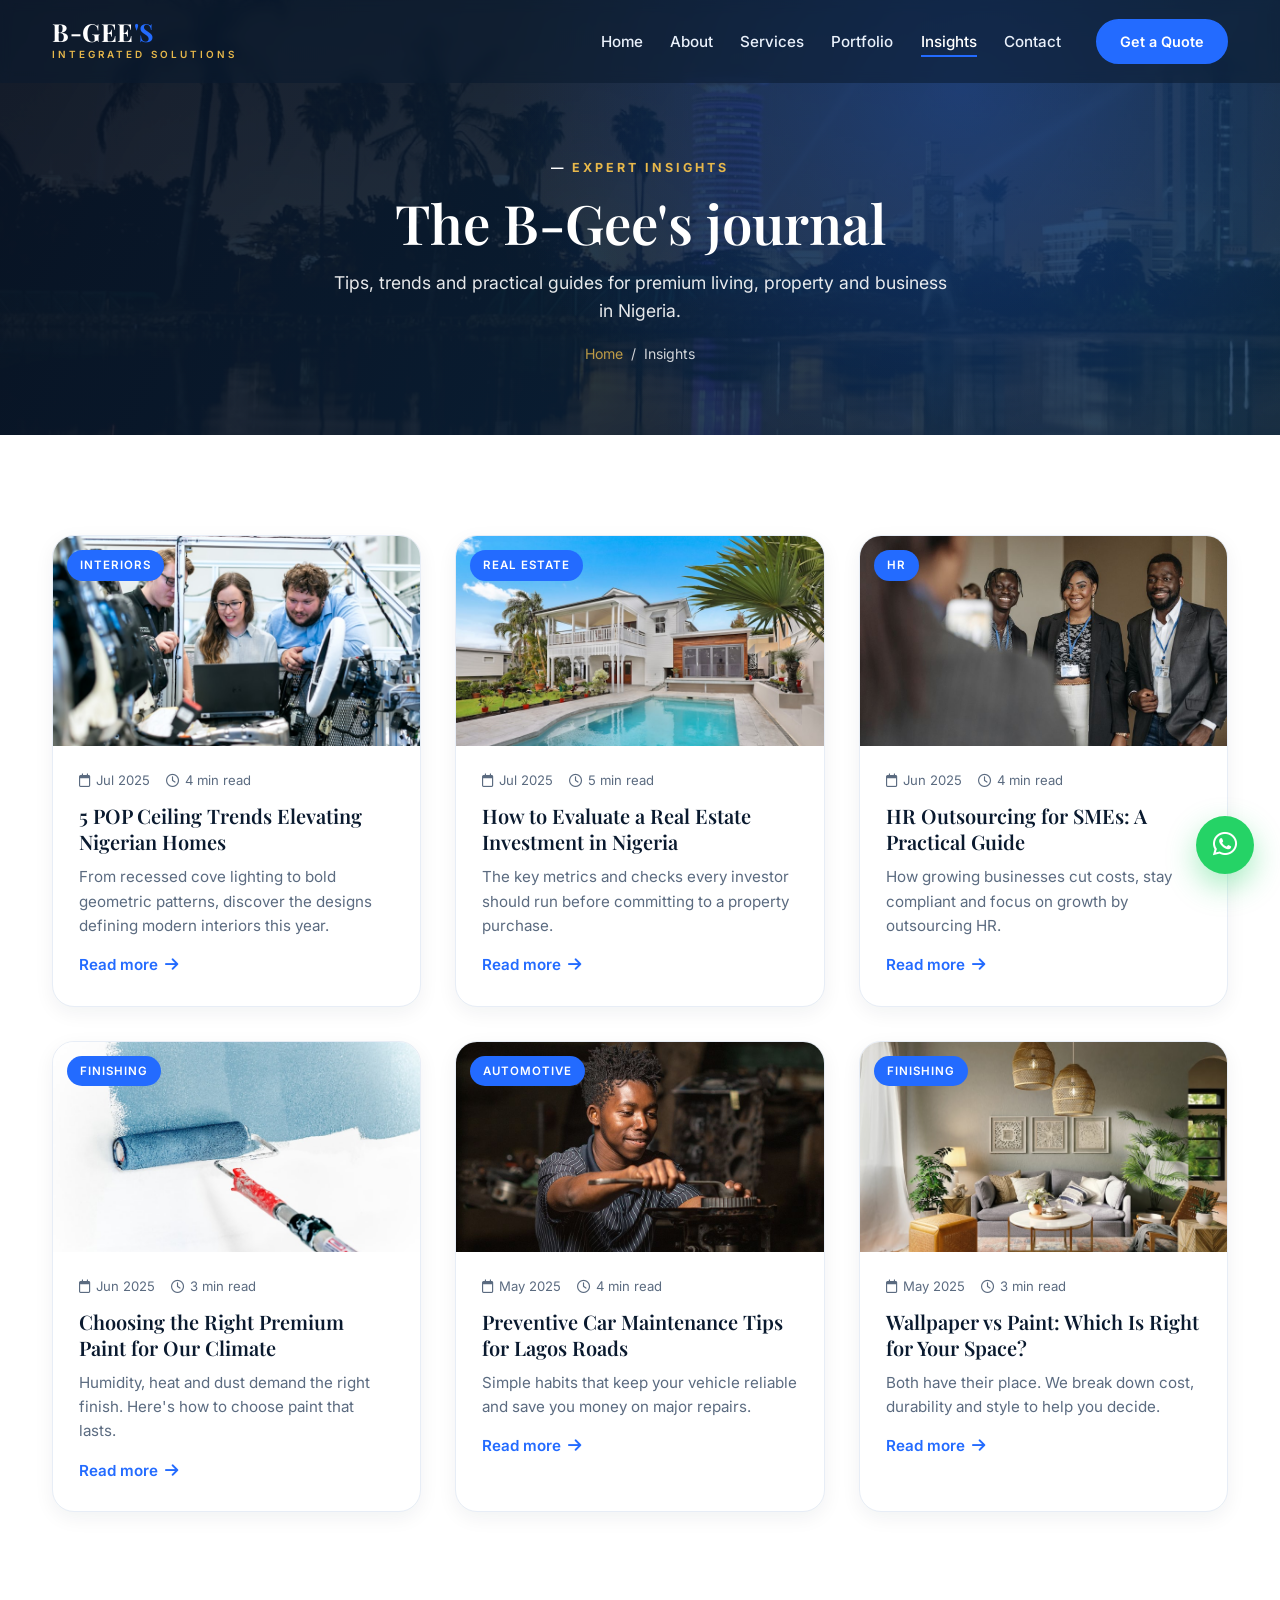
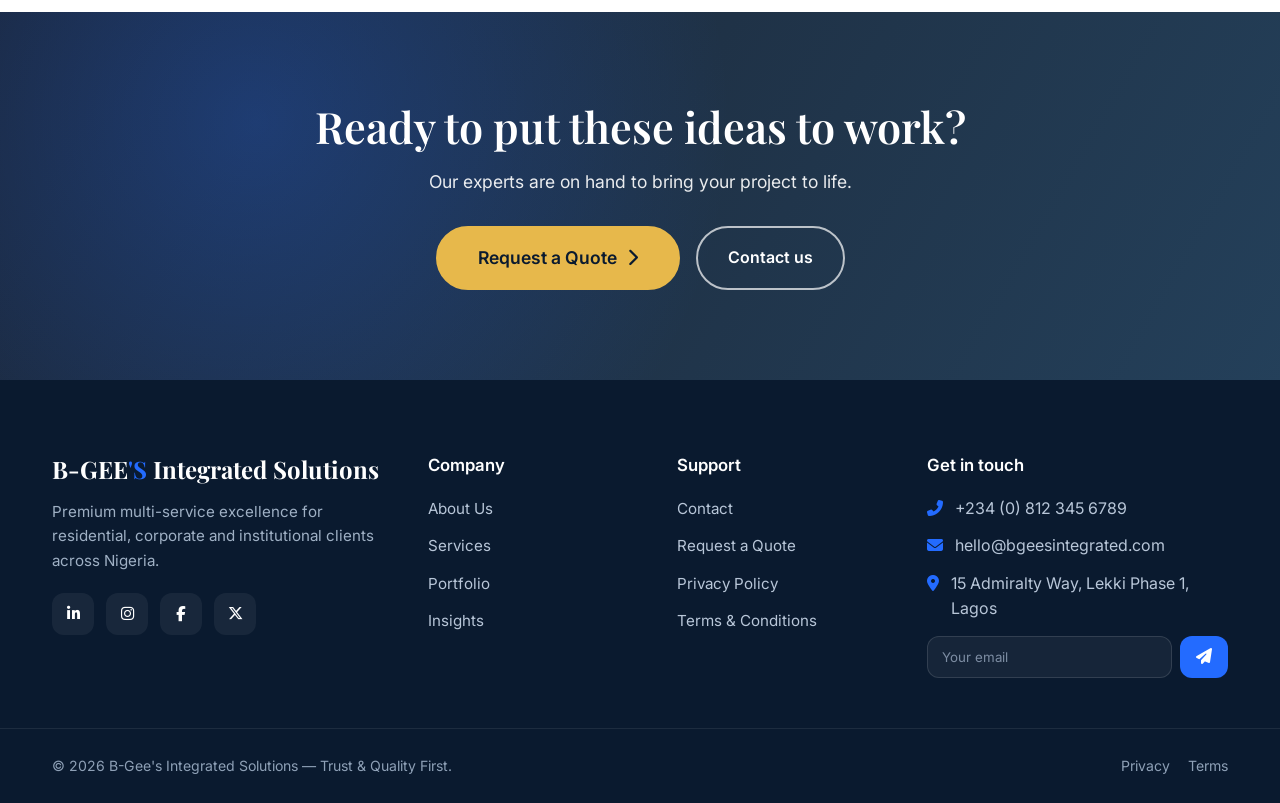
<file: blog.html>
<!DOCTYPE html>
<html lang="en">
<head>
  <meta charset="UTF-8">
  <meta name="viewport" content="width=device-width, initial-scale=1.0, viewport-fit=cover">
  <title>Insights &amp; Blog | B-Gee's Integrated Solutions</title>
  <meta name="description" content="Tips, trends and guides on finishing, real estate, HR and automotive care from the experts at B-Gee's Integrated Solutions.">
  <link rel="icon" type="image/svg+xml" href="assets/favicon.svg">
  <link rel="preconnect" href="https://fonts.googleapis.com">
  <link rel="preconnect" href="https://fonts.gstatic.com" crossorigin>
  <link href="https://fonts.googleapis.com/css2?family=Inter:opsz,wght@14..32,300;14..32,400;14..32,500;14..32,600;14..32,700&family=Playfair+Display:wght@400;500;600;700&display=swap" rel="stylesheet">
  <link rel="stylesheet" href="https://cdnjs.cloudflare.com/ajax/libs/font-awesome/6.4.0/css/all.min.css">
  <link rel="stylesheet" href="css/style.css">
</head>
<body>
  <div class="scroll-progress"></div>
  <header class="site-header">
    <div class="container nav-container">
      <div class="logo"><a href="index.html"><span class="logo-main">B-GEE<b>'S</b></span><span class="logo-sub">INTEGRATED SOLUTIONS</span></a></div>
      <button class="mobile-toggle" id="mobileToggle" aria-label="Toggle menu"><i class="fas fa-bars"></i></button>
      <nav class="nav-menu" id="navMenu">
        <ul class="nav-list">
          <li><a href="index.html" class="nav-link">Home</a></li>
          <li><a href="about.html" class="nav-link">About</a></li>
          <li><a href="services.html" class="nav-link">Services</a></li>
          <li><a href="portfolio.html" class="nav-link">Portfolio</a></li>
          <li><a href="blog.html" class="nav-link">Insights</a></li>
          <li><a href="contact.html" class="nav-link">Contact</a></li>
        </ul>
        <div class="nav-cta"><a href="quote.html" class="btn btn-primary btn-sm">Get a Quote</a></div>
      </nav>
    </div>
  </header>

  <main>
    <section class="page-hero">
      <div class="container">
        <span class="overline">Expert insights</span>
        <h1>The B-Gee's journal</h1>
        <p>Tips, trends and practical guides for premium living, property and business in Nigeria.</p>
        <div class="breadcrumb"><a href="index.html">Home</a><span>/</span>Insights</div>
      </div>
    </section>

    <section class="section">
      <div class="container">
        <div class="blog-grid">
          <article class="blog-card" data-reveal data-delay="1">
            <div class="b-img"><span class="b-cat">Interiors</span><img src="assets/images/blog-1.jpg" alt="Modern POP ceiling interior"></div>
            <div class="blog-content">
              <div class="blog-meta"><span><i class="far fa-calendar"></i> Jul 2025</span><span><i class="far fa-clock"></i> 4 min read</span></div>
              <h3>5 POP Ceiling Trends Elevating Nigerian Homes</h3>
              <p>From recessed cove lighting to bold geometric patterns, discover the designs defining modern interiors this year.</p>
              <button class="read-more" onclick="showBlogPost('5 POP Ceiling Trends Elevating Nigerian Homes','Interiors · 4 min read','Modern POP ceiling designs are moving well beyond flat white finishes. This year we are seeing recessed cove lighting that washes rooms in soft, ambient glow — perfect for the warm Nigerian evening.\nGeometric and coffered patterns add architectural depth to living rooms and lobbies, while slim LED profiles let homeowners change the mood at the touch of a button.\nTwo-tone POP with subtle metallic trims is trending in premium apartments, and acoustic POP panels are increasingly popular in home offices and studios.\nOur tip: plan your lighting and POP design together from the start. Coordinating them upfront avoids costly rework and delivers a truly seamless finish.')">Read more <i class="fas fa-arrow-right"></i></button>
            </div>
          </article>

          <article class="blog-card" data-reveal data-delay="2">
            <div class="b-img"><span class="b-cat">Real Estate</span><img src="assets/images/svc-realestate.jpg" alt="Nigerian real estate property"></div>
            <div class="blog-content">
              <div class="blog-meta"><span><i class="far fa-calendar"></i> Jul 2025</span><span><i class="far fa-clock"></i> 5 min read</span></div>
              <h3>How to Evaluate a Real Estate Investment in Nigeria</h3>
              <p>The key metrics and checks every investor should run before committing to a property purchase.</p>
              <button class="read-more" onclick="showBlogPost('How to Evaluate a Real Estate Investment in Nigeria','Real Estate · 5 min read','Buying property in Nigeria can be highly rewarding — but only when you do your due diligence. Start with location: proximity to roads, schools, and planned infrastructure heavily influences long-term value.\nAlways verify title documentation. Confirm the Certificate of Occupancy or governor consent, and engage a lawyer to check for encumbrances before any payment.\nNext, assess rental yield. Compare the expected annual rent against the purchase price to understand your return, and factor in service charges and maintenance.\nFinally, think about exit strategy and future development plans for the area. B-Gee''s real estate advisory team can guide you through sourcing, valuation and legal due diligence end to end.')">Read more <i class="fas fa-arrow-right"></i></button>
            </div>
          </article>

          <article class="blog-card" data-reveal data-delay="3">
            <div class="b-img"><span class="b-cat">HR</span><img src="assets/images/svc-hr.jpg" alt="HR outsourcing team"></div>
            <div class="blog-content">
              <div class="blog-meta"><span><i class="far fa-calendar"></i> Jun 2025</span><span><i class="far fa-clock"></i> 4 min read</span></div>
              <h3>HR Outsourcing for SMEs: A Practical Guide</h3>
              <p>How growing businesses cut costs, stay compliant and focus on growth by outsourcing HR.</p>
              <button class="read-more" onclick="showBlogPost('HR Outsourcing for SMEs: A Practical Guide','HR · 4 min read','For many small and medium businesses, HR is a distraction from core operations. Outsourcing gives you instant access to specialists without the cost of a full in-house department.\nDone well, it improves payroll accuracy, keeps you compliant with labour regulations, and speeds up recruitment of the right talent.\nStart by outsourcing the highest-risk, most time-consuming functions — usually payroll and compliance — then expand into recruitment and training as you grow.\nB-Gee''s HR support handles recruitment, payroll, staff outsourcing and compliance so you can focus on building your business.')">Read more <i class="fas fa-arrow-right"></i></button>
            </div>
          </article>

          <article class="blog-card" data-reveal data-delay="1">
            <div class="b-img"><span class="b-cat">Finishing</span><img src="assets/images/svc-painting.jpg" alt="Premium paint application"></div>
            <div class="blog-content">
              <div class="blog-meta"><span><i class="far fa-calendar"></i> Jun 2025</span><span><i class="far fa-clock"></i> 3 min read</span></div>
              <h3>Choosing the Right Premium Paint for Our Climate</h3>
              <p>Humidity, heat and dust demand the right finish. Here's how to choose paint that lasts.</p>
              <button class="read-more" onclick="showBlogPost('Choosing the Right Premium Paint for Our Climate','Finishing · 3 min read','Nigeria''s heat, humidity and harmattan dust are tough on interior and exterior finishes. Choosing the right paint system protects your investment for years.\nFor exteriors, opt for weather-resistant, washable emulsions with UV and fungal protection. Textured or elastomeric coatings help bridge hairline cracks and shrug off the rains.\nIndoors, low-VOC silk and matt finishes are easy to clean and gentle on air quality — ideal for bedrooms and living spaces.\nProper surface preparation matters as much as the paint itself. Our team screeds, primes and finishes to a standard that keeps walls looking fresh far longer.')">Read more <i class="fas fa-arrow-right"></i></button>
            </div>
          </article>

          <article class="blog-card" data-reveal data-delay="2">
            <div class="b-img"><span class="b-cat">Automotive</span><img src="assets/images/svc-auto.jpg" alt="Car maintenance mechanic"></div>
            <div class="blog-content">
              <div class="blog-meta"><span><i class="far fa-calendar"></i> May 2025</span><span><i class="far fa-clock"></i> 4 min read</span></div>
              <h3>Preventive Car Maintenance Tips for Lagos Roads</h3>
              <p>Simple habits that keep your vehicle reliable and save you money on major repairs.</p>
              <button class="read-more" onclick="showBlogPost('Preventive Car Maintenance Tips for Lagos Roads','Automotive · 4 min read','Lagos traffic and rough roads put real strain on vehicles. A little prevention goes a long way toward avoiding expensive breakdowns.\nStick to your service schedule — regular oil and filter changes are the single best thing you can do for engine life. Check tyre pressure and tread monthly, especially before the rains.\nDon''t ignore warning lights or new noises; early diagnostics are far cheaper than major repairs. Keep your battery terminals clean and test the battery before long trips.\nFor fleets, a scheduled maintenance contract keeps every vehicle road-ready and your downtime to a minimum. B-Gee''s automotive team offers diagnostics, repairs and full fleet management.')">Read more <i class="fas fa-arrow-right"></i></button>
            </div>
          </article>

          <article class="blog-card" data-reveal data-delay="3">
            <div class="b-img"><span class="b-cat">Finishing</span><img src="assets/images/svc-wallpaper.jpg" alt="Wallpaper feature wall"></div>
            <div class="blog-content">
              <div class="blog-meta"><span><i class="far fa-calendar"></i> May 2025</span><span><i class="far fa-clock"></i> 3 min read</span></div>
              <h3>Wallpaper vs Paint: Which Is Right for Your Space?</h3>
              <p>Both have their place. We break down cost, durability and style to help you decide.</p>
              <button class="read-more" onclick="showBlogPost('Wallpaper vs Paint: Which Is Right for Your Space?','Finishing · 3 min read','Wallpaper and paint each shine in different situations. The right choice depends on your budget, the room, and the look you''re after.\nPaint is quick, cost-effective and easy to touch up — ideal for large areas and spaces you may want to refresh often. Premium emulsions also handle humidity well.\nWallpaper delivers texture, pattern and a premium feel that paint alone can''t match. Feature walls, lounges and reception areas are perfect candidates.\nMany of our clients combine both: painted main walls with a wallpapered feature wall for impact. Our team can help you plan the mix and install it flawlessly.')">Read more <i class="fas fa-arrow-right"></i></button>
            </div>
          </article>
        </div>
      </div>
    </section>

    <section class="cta-banner">
      <div class="container cta-inner" data-reveal>
        <h2>Ready to put these ideas to work?</h2>
        <p>Our experts are on hand to bring your project to life.</p>
        <div class="btn-row">
          <a href="quote.html" class="btn btn-gold btn-large">Request a Quote <i class="fas fa-chevron-right"></i></a>
          <a href="contact.html" class="btn btn-outline">Contact us</a>
        </div>
      </div>
    </section>
  </main>

  <footer class="site-footer">
    <div class="container footer-grid">
      <div class="footer-col">
        <div class="footer-logo">B-GEE<b>'S</b> Integrated Solutions</div>
        <p>Premium multi-service excellence for residential, corporate and institutional clients across Nigeria.</p>
        <div class="social-icons">
          <a href="#" aria-label="LinkedIn"><i class="fab fa-linkedin-in"></i></a>
          <a href="#" aria-label="Instagram"><i class="fab fa-instagram"></i></a>
          <a href="#" aria-label="Facebook"><i class="fab fa-facebook-f"></i></a>
          <a href="#" aria-label="X"><i class="fab fa-x-twitter"></i></a>
        </div>
      </div>
      <div class="footer-col"><h4>Company</h4><ul><li><a href="about.html">About Us</a></li><li><a href="services.html">Services</a></li><li><a href="portfolio.html">Portfolio</a></li><li><a href="blog.html">Insights</a></li></ul></div>
      <div class="footer-col"><h4>Support</h4><ul><li><a href="contact.html">Contact</a></li><li><a href="quote.html">Request a Quote</a></li><li><a href="privacy.html">Privacy Policy</a></li><li><a href="terms.html">Terms &amp; Conditions</a></li></ul></div>
      <div class="footer-col">
        <h4>Get in touch</h4>
        <ul class="contact-info">
          <li><i class="fas fa-phone-alt"></i> +234 (0) 812 345 6789</li>
          <li><i class="fas fa-envelope"></i> hello@bgeesintegrated.com</li>
          <li><i class="fas fa-map-marker-alt"></i> 15 Admiralty Way, Lekki Phase 1, Lagos</li>
        </ul>
        <form class="footer-news" id="newsForm">
          <input type="email" name="email" placeholder="Your email" required aria-label="Email for newsletter">
          <button type="submit" aria-label="Subscribe"><i class="fas fa-paper-plane"></i></button>
        </form>
      </div>
    </div>
    <div class="footer-bottom">
      <div class="container">
        <p>&copy; <span class="js-year">2025</span> B-Gee's Integrated Solutions — Trust &amp; Quality First.</p>
        <div class="fb-links"><a href="privacy.html">Privacy</a><a href="terms.html">Terms</a></div>
      </div>
    </div>
  </footer>

  <!-- Blog modal -->
  <div class="blog-modal" id="blogModal">
    <div class="modal-box">
      <button class="modal-close" aria-label="Close"><i class="fas fa-times"></i></button>
      <h3 id="modalTitle"></h3>
      <div class="m-meta" id="modalMeta"></div>
      <div id="modalBody"></div>
      <a href="quote.html" class="btn btn-primary btn-sm" style="margin-top:10px;">Request a Quote <i class="fas fa-arrow-right"></i></a>
    </div>
  </div>

  <a href="https://wa.me/2348123456789" class="wa-float" aria-label="Chat on WhatsApp" target="_blank" rel="noopener"><i class="fab fa-whatsapp"></i></a>
  <button class="back-to-top" aria-label="Back to top"><i class="fas fa-arrow-up"></i></button>
  <script src="js/main.js"></script>
</body>
</html>
</file>
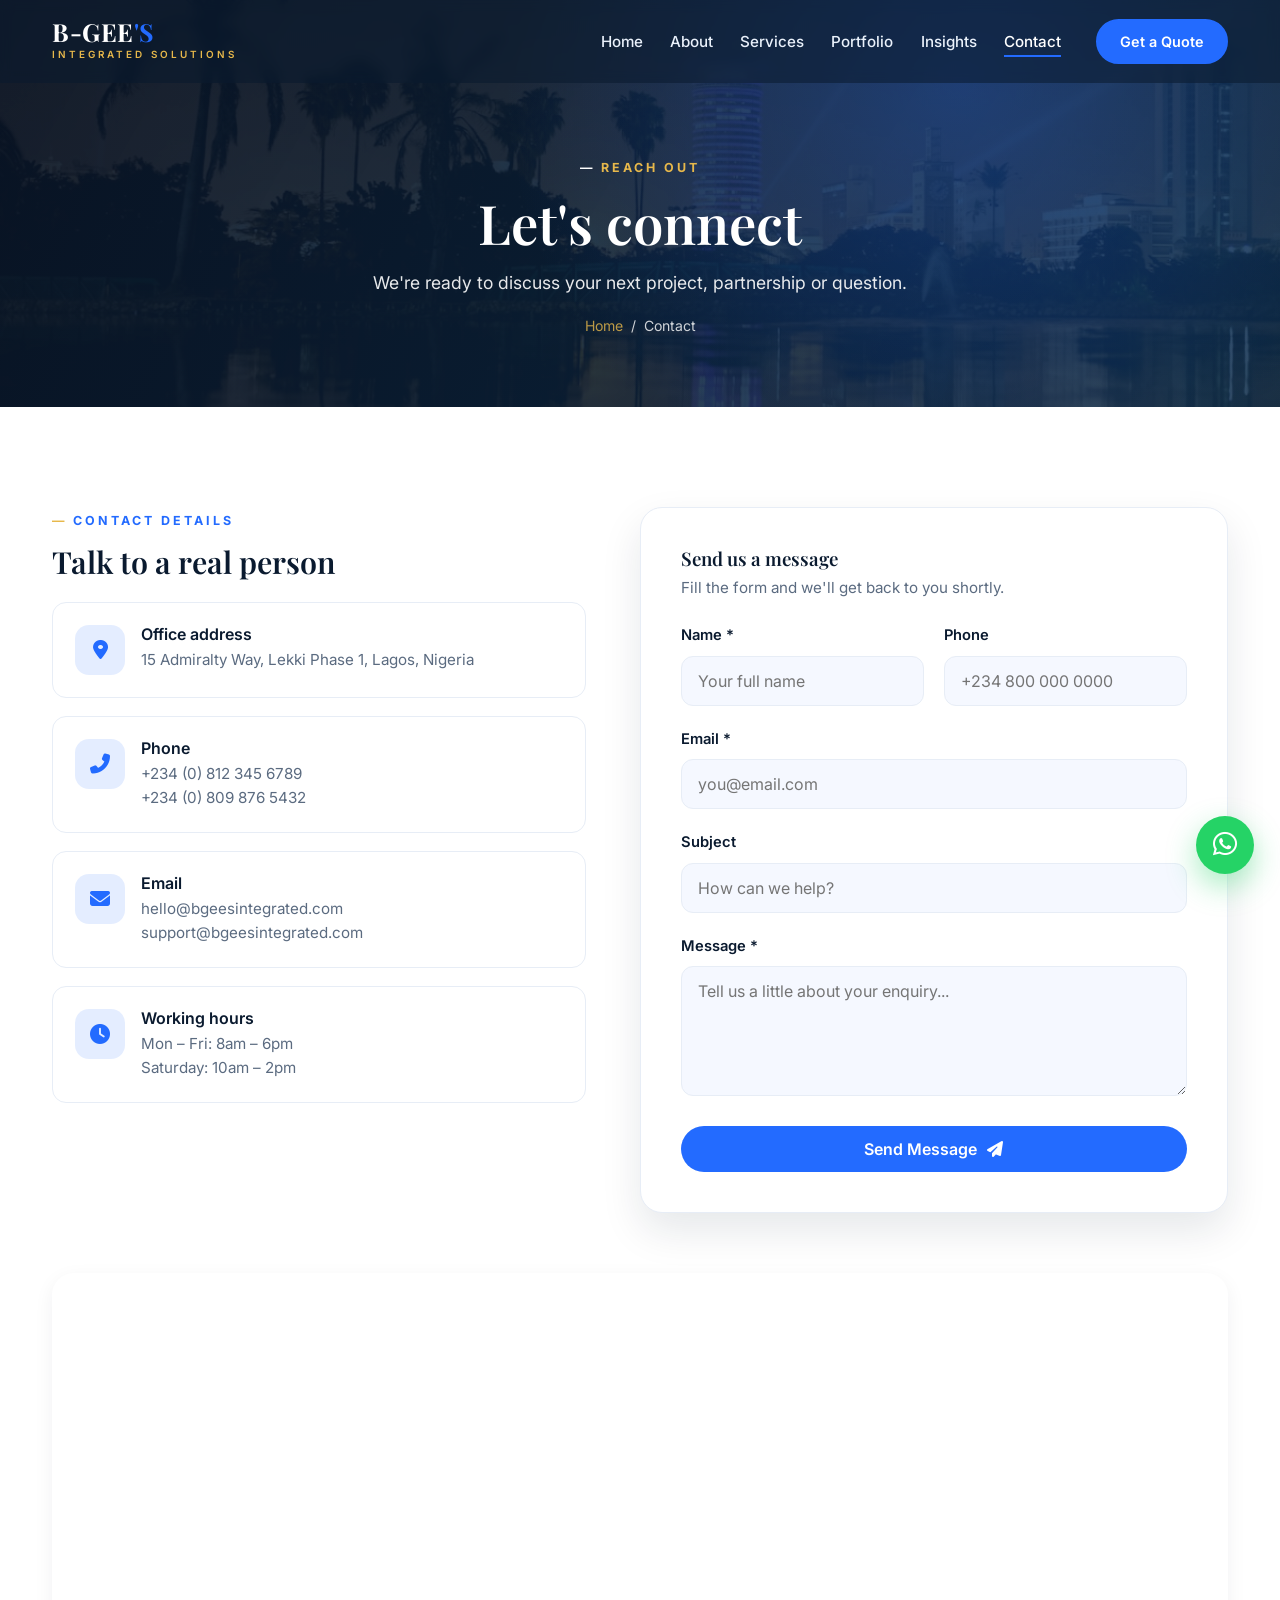
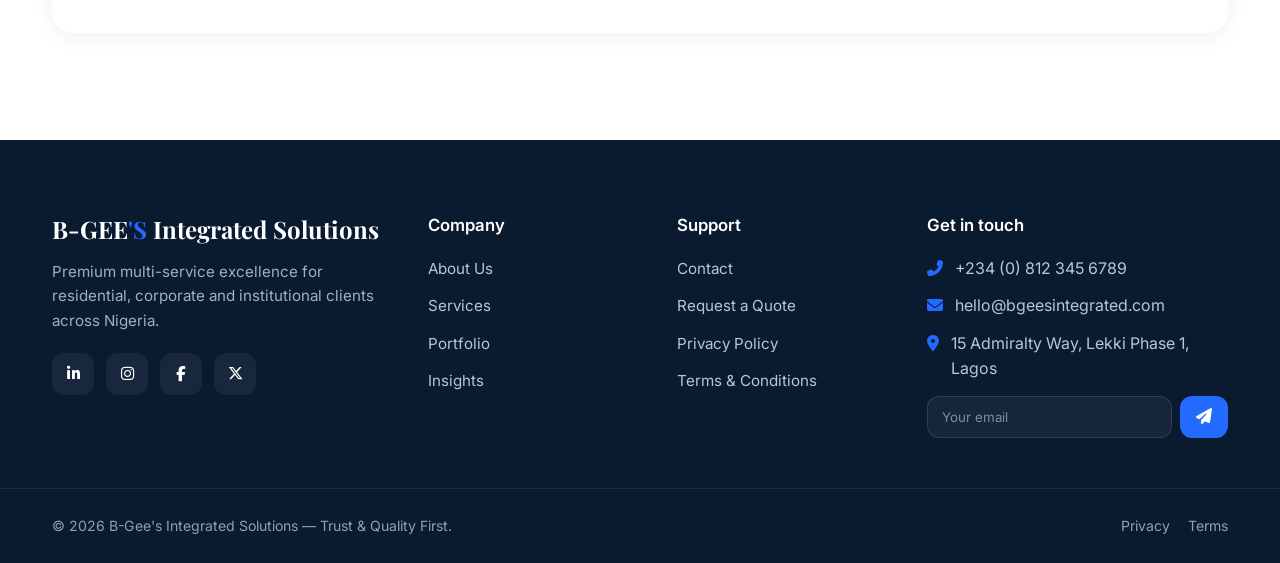
<file: contact.html>
<!DOCTYPE html>
<html lang="en">
<head>
  <meta charset="UTF-8">
  <meta name="viewport" content="width=device-width, initial-scale=1.0, viewport-fit=cover">
  <title>Contact Us | B-Gee's Integrated Solutions</title>
  <meta name="description" content="Get in touch with B-Gee's Integrated Solutions in Lekki, Lagos. Call, email or send us a message — we're ready to discuss your next project or partnership.">
  <link rel="icon" type="image/svg+xml" href="assets/favicon.svg">
  <link rel="preconnect" href="https://fonts.googleapis.com">
  <link rel="preconnect" href="https://fonts.gstatic.com" crossorigin>
  <link href="https://fonts.googleapis.com/css2?family=Inter:opsz,wght@14..32,300;14..32,400;14..32,500;14..32,600;14..32,700&family=Playfair+Display:wght@400;500;600;700&display=swap" rel="stylesheet">
  <link rel="stylesheet" href="https://cdnjs.cloudflare.com/ajax/libs/font-awesome/6.4.0/css/all.min.css">
  <link rel="stylesheet" href="css/style.css">
</head>
<body>
  <div class="scroll-progress"></div>
  <header class="site-header">
    <div class="container nav-container">
      <div class="logo"><a href="index.html"><span class="logo-main">B-GEE<b>'S</b></span><span class="logo-sub">INTEGRATED SOLUTIONS</span></a></div>
      <button class="mobile-toggle" id="mobileToggle" aria-label="Toggle menu"><i class="fas fa-bars"></i></button>
      <nav class="nav-menu" id="navMenu">
        <ul class="nav-list">
          <li><a href="index.html" class="nav-link">Home</a></li>
          <li><a href="about.html" class="nav-link">About</a></li>
          <li><a href="services.html" class="nav-link">Services</a></li>
          <li><a href="portfolio.html" class="nav-link">Portfolio</a></li>
          <li><a href="blog.html" class="nav-link">Insights</a></li>
          <li><a href="contact.html" class="nav-link">Contact</a></li>
        </ul>
        <div class="nav-cta"><a href="quote.html" class="btn btn-primary btn-sm">Get a Quote</a></div>
      </nav>
    </div>
  </header>

  <main>
    <section class="page-hero">
      <div class="container">
        <span class="overline">Reach out</span>
        <h1>Let's connect</h1>
        <p>We're ready to discuss your next project, partnership or question.</p>
        <div class="breadcrumb"><a href="index.html">Home</a><span>/</span>Contact</div>
      </div>
    </section>

    <section class="section">
      <div class="container">
        <div class="contact-layout">
          <div data-reveal="left">
            <span class="overline">Contact details</span>
            <h2 style="font-size:1.9rem; margin-bottom:22px;">Talk to a real person</h2>
            <div class="info-card"><div class="ic"><i class="fas fa-map-marker-alt"></i></div><div><h4>Office address</h4><p>15 Admiralty Way, Lekki Phase 1, Lagos, Nigeria</p></div></div>
            <div class="info-card"><div class="ic"><i class="fas fa-phone-alt"></i></div><div><h4>Phone</h4><p>+234 (0) 812 345 6789<br>+234 (0) 809 876 5432</p></div></div>
            <div class="info-card"><div class="ic"><i class="fas fa-envelope"></i></div><div><h4>Email</h4><p>hello@bgeesintegrated.com<br>support@bgeesintegrated.com</p></div></div>
            <div class="info-card"><div class="ic"><i class="fas fa-clock"></i></div><div><h4>Working hours</h4><p>Mon – Fri: 8am – 6pm<br>Saturday: 10am – 2pm</p></div></div>
          </div>

          <div class="form-panel" data-reveal="right">
            <h3 style="margin-bottom:6px;">Send us a message</h3>
            <p style="color:var(--muted); margin-bottom:24px; font-size:.95rem;">Fill the form and we'll get back to you shortly.</p>
            <form id="contactForm">
              <div class="form-row">
                <div class="form-group"><label>Name *</label><input type="text" name="name" placeholder="Your full name" required></div>
                <div class="form-group"><label>Phone</label><input type="tel" name="phone" placeholder="+234 800 000 0000"></div>
              </div>
              <div class="form-group"><label>Email *</label><input type="email" name="email" placeholder="you@email.com" required></div>
              <div class="form-group"><label>Subject</label><input type="text" name="subject" placeholder="How can we help?"></div>
              <div class="form-group"><label>Message *</label><textarea name="message" rows="5" placeholder="Tell us a little about your enquiry..." required></textarea></div>
              <button type="submit" class="btn btn-primary submit-btn">Send Message <i class="fas fa-paper-plane"></i></button>
            </form>
          </div>
        </div>

        <div class="map-embed" style="margin-top:60px;" data-reveal>
          <iframe title="B-Gee's office location" src="https://www.google.com/maps?q=Lekki%20Phase%201%20Lagos&output=embed" loading="lazy" referrerpolicy="no-referrer-when-downgrade"></iframe>
        </div>
      </div>
    </section>
  </main>

  <footer class="site-footer">
    <div class="container footer-grid">
      <div class="footer-col">
        <div class="footer-logo">B-GEE<b>'S</b> Integrated Solutions</div>
        <p>Premium multi-service excellence for residential, corporate and institutional clients across Nigeria.</p>
        <div class="social-icons">
          <a href="#" aria-label="LinkedIn"><i class="fab fa-linkedin-in"></i></a>
          <a href="#" aria-label="Instagram"><i class="fab fa-instagram"></i></a>
          <a href="#" aria-label="Facebook"><i class="fab fa-facebook-f"></i></a>
          <a href="#" aria-label="X"><i class="fab fa-x-twitter"></i></a>
        </div>
      </div>
      <div class="footer-col"><h4>Company</h4><ul><li><a href="about.html">About Us</a></li><li><a href="services.html">Services</a></li><li><a href="portfolio.html">Portfolio</a></li><li><a href="blog.html">Insights</a></li></ul></div>
      <div class="footer-col"><h4>Support</h4><ul><li><a href="contact.html">Contact</a></li><li><a href="quote.html">Request a Quote</a></li><li><a href="privacy.html">Privacy Policy</a></li><li><a href="terms.html">Terms &amp; Conditions</a></li></ul></div>
      <div class="footer-col">
        <h4>Get in touch</h4>
        <ul class="contact-info">
          <li><i class="fas fa-phone-alt"></i> +234 (0) 812 345 6789</li>
          <li><i class="fas fa-envelope"></i> hello@bgeesintegrated.com</li>
          <li><i class="fas fa-map-marker-alt"></i> 15 Admiralty Way, Lekki Phase 1, Lagos</li>
        </ul>
        <form class="footer-news" id="newsForm">
          <input type="email" name="email" placeholder="Your email" required aria-label="Email for newsletter">
          <button type="submit" aria-label="Subscribe"><i class="fas fa-paper-plane"></i></button>
        </form>
      </div>
    </div>
    <div class="footer-bottom">
      <div class="container">
        <p>&copy; <span class="js-year">2025</span> B-Gee's Integrated Solutions — Trust &amp; Quality First.</p>
        <div class="fb-links"><a href="privacy.html">Privacy</a><a href="terms.html">Terms</a></div>
      </div>
    </div>
  </footer>

  <a href="https://wa.me/2348123456789" class="wa-float" aria-label="Chat on WhatsApp" target="_blank" rel="noopener"><i class="fab fa-whatsapp"></i></a>
  <button class="back-to-top" aria-label="Back to top"><i class="fas fa-arrow-up"></i></button>
  <script src="js/main.js"></script>
</body>
</html>
</file>
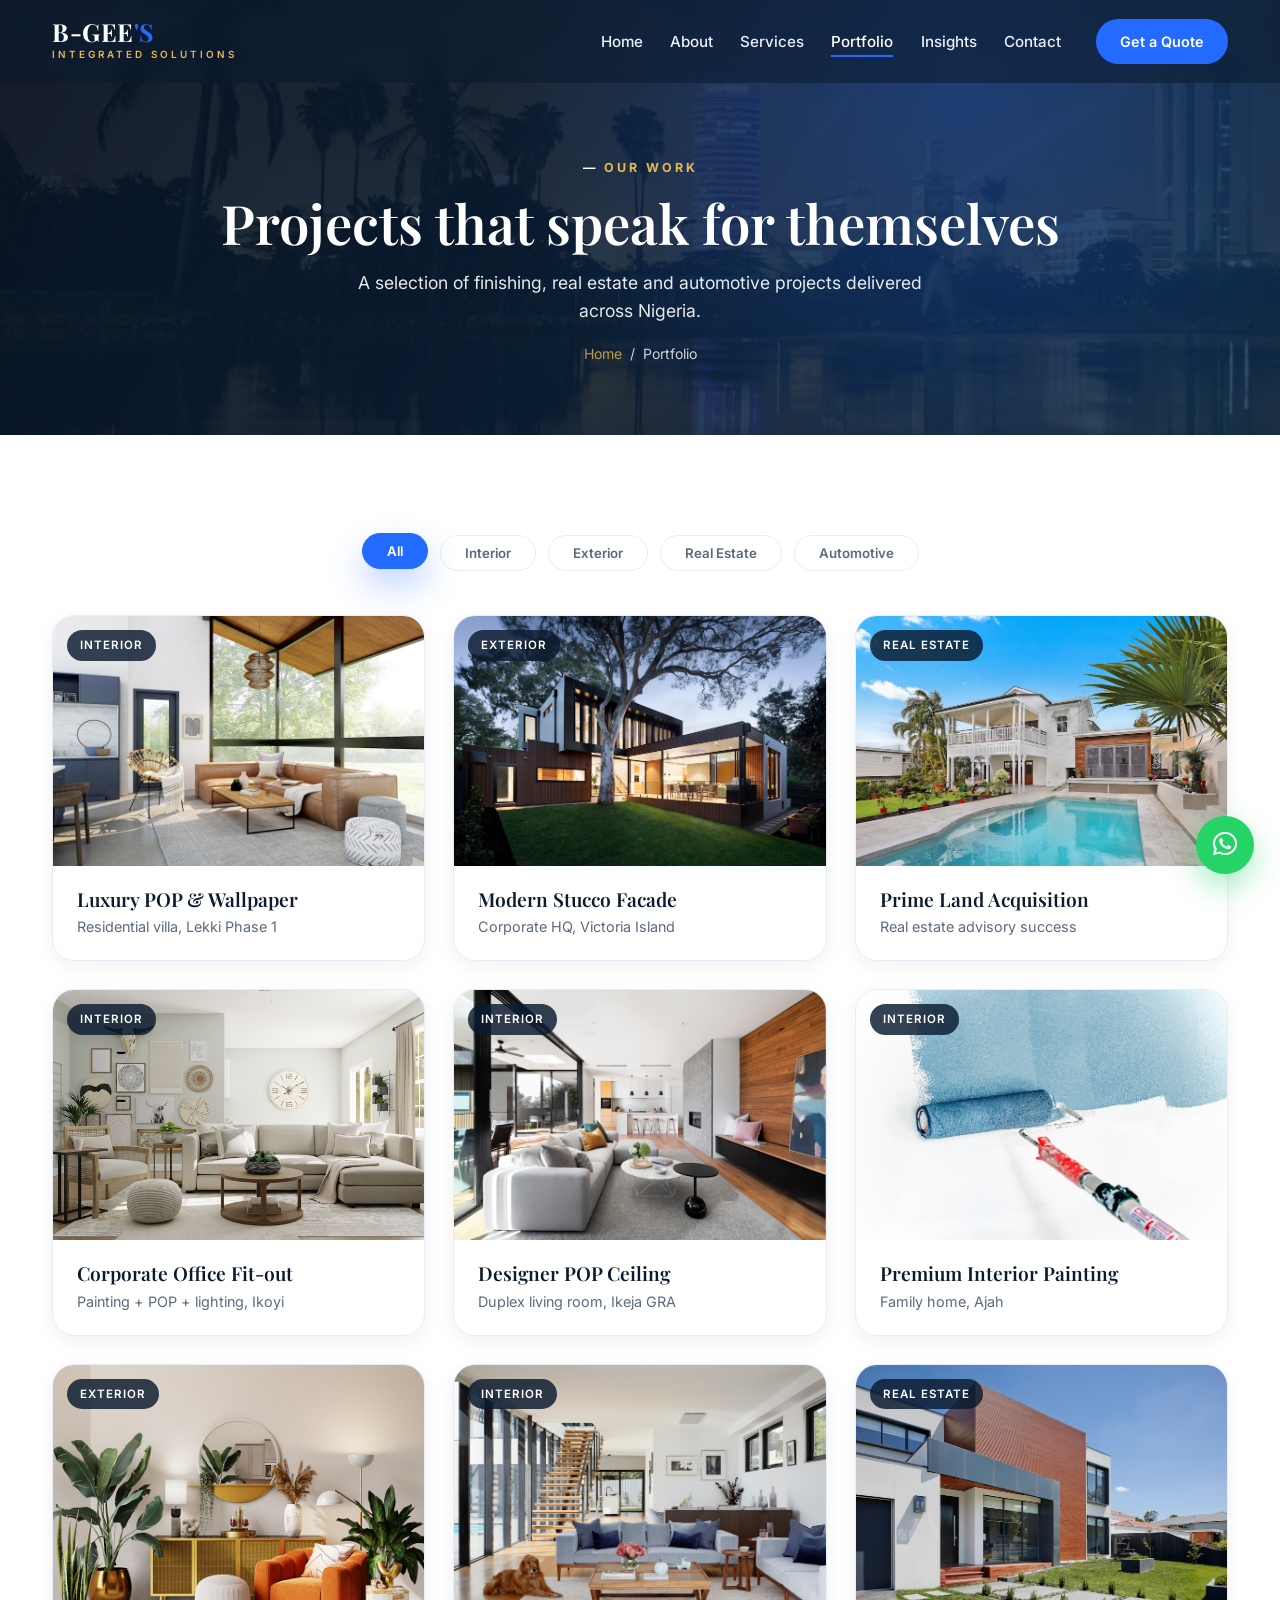
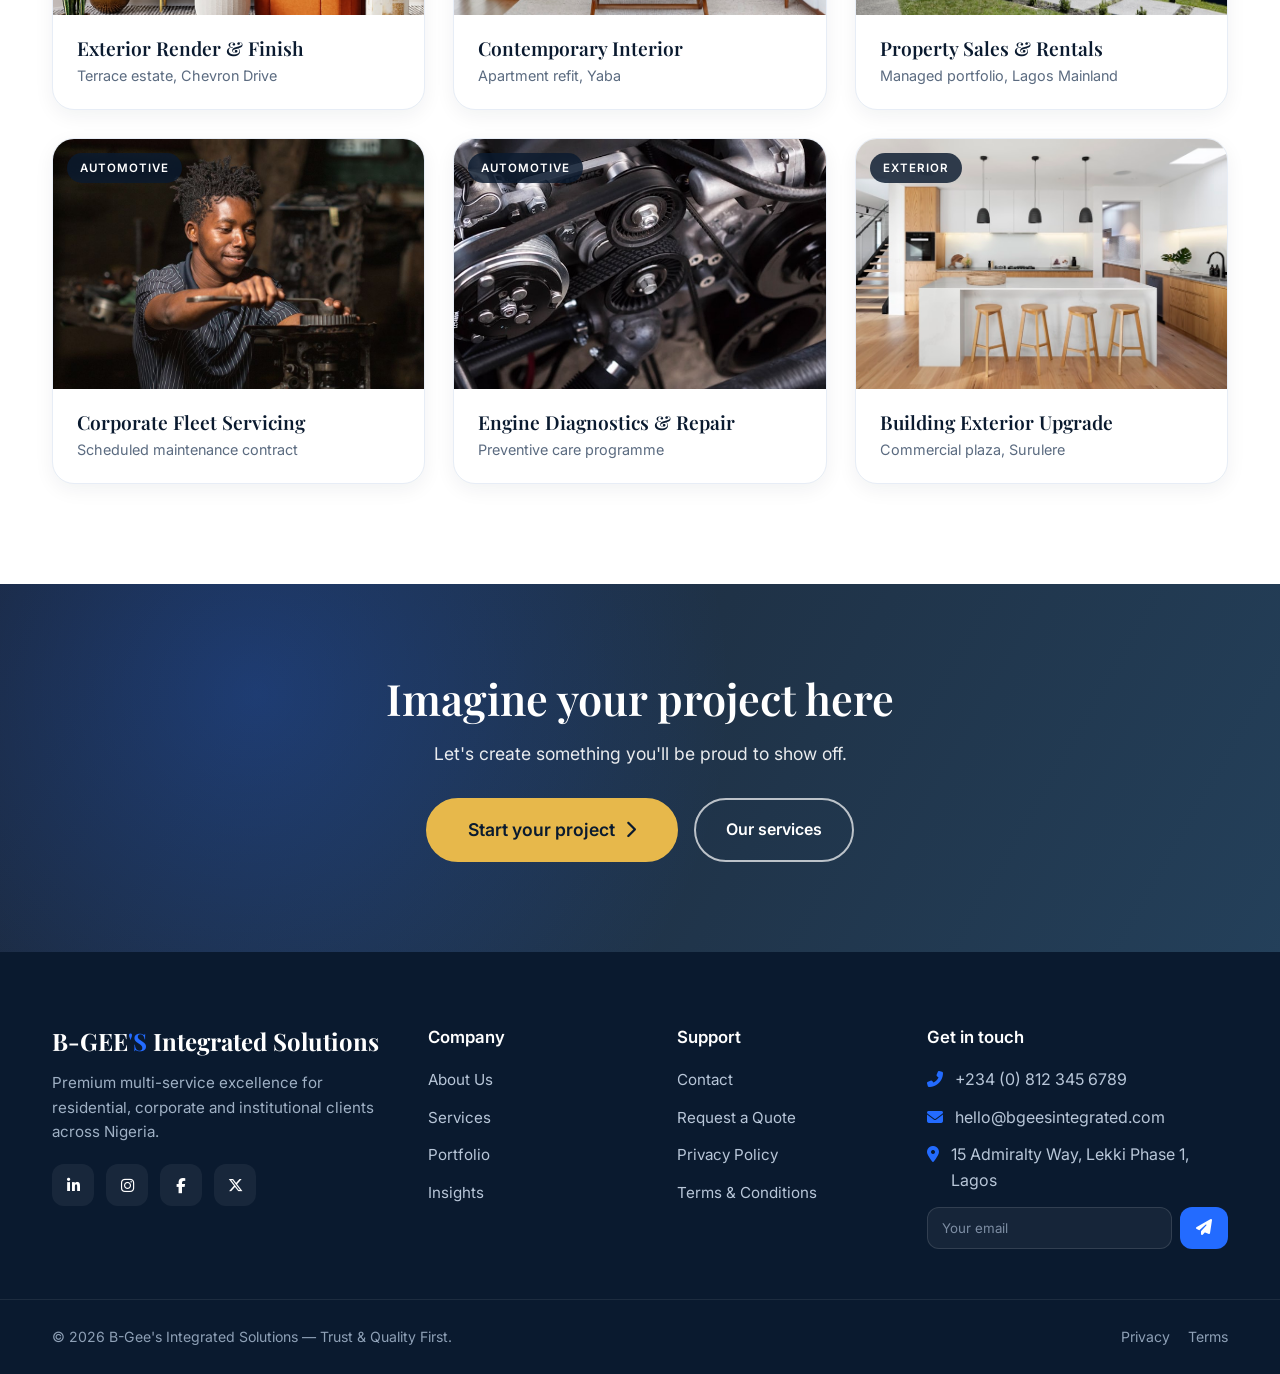
<file: portfolio.html>
<!DOCTYPE html>
<html lang="en">
<head>
  <meta charset="UTF-8">
  <meta name="viewport" content="width=device-width, initial-scale=1.0, viewport-fit=cover">
  <title>Portfolio | B-Gee's Integrated Solutions</title>
  <meta name="description" content="Explore completed projects by B-Gee's Integrated Solutions — interior finishing, POP ceilings, exterior stucco, real estate and automotive work across Nigeria.">
  <link rel="icon" type="image/svg+xml" href="assets/favicon.svg">
  <link rel="preconnect" href="https://fonts.googleapis.com">
  <link rel="preconnect" href="https://fonts.gstatic.com" crossorigin>
  <link href="https://fonts.googleapis.com/css2?family=Inter:opsz,wght@14..32,300;14..32,400;14..32,500;14..32,600;14..32,700&family=Playfair+Display:wght@400;500;600;700&display=swap" rel="stylesheet">
  <link rel="stylesheet" href="https://cdnjs.cloudflare.com/ajax/libs/font-awesome/6.4.0/css/all.min.css">
  <link rel="stylesheet" href="css/style.css">
</head>
<body>
  <div class="scroll-progress"></div>
  <header class="site-header">
    <div class="container nav-container">
      <div class="logo"><a href="index.html"><span class="logo-main">B-GEE<b>'S</b></span><span class="logo-sub">INTEGRATED SOLUTIONS</span></a></div>
      <button class="mobile-toggle" id="mobileToggle" aria-label="Toggle menu"><i class="fas fa-bars"></i></button>
      <nav class="nav-menu" id="navMenu">
        <ul class="nav-list">
          <li><a href="index.html" class="nav-link">Home</a></li>
          <li><a href="about.html" class="nav-link">About</a></li>
          <li><a href="services.html" class="nav-link">Services</a></li>
          <li><a href="portfolio.html" class="nav-link">Portfolio</a></li>
          <li><a href="blog.html" class="nav-link">Insights</a></li>
          <li><a href="contact.html" class="nav-link">Contact</a></li>
        </ul>
        <div class="nav-cta"><a href="quote.html" class="btn btn-primary btn-sm">Get a Quote</a></div>
      </nav>
    </div>
  </header>

  <main>
    <section class="page-hero">
      <div class="container">
        <span class="overline">Our work</span>
        <h1>Projects that speak for themselves</h1>
        <p>A selection of finishing, real estate and automotive projects delivered across Nigeria.</p>
        <div class="breadcrumb"><a href="index.html">Home</a><span>/</span>Portfolio</div>
      </div>
    </section>

    <section class="section">
      <div class="container">
        <div class="filter-buttons" data-reveal>
          <button class="filter-btn active" data-filter="all">All</button>
          <button class="filter-btn" data-filter="interior">Interior</button>
          <button class="filter-btn" data-filter="exterior">Exterior</button>
          <button class="filter-btn" data-filter="realestate">Real Estate</button>
          <button class="filter-btn" data-filter="auto">Automotive</button>
        </div>
        <div class="portfolio-grid" id="portfolioGrid">
          <div class="portfolio-item" data-category="interior" data-reveal data-delay="1"><div class="pf-img"><span class="pf-tag">Interior</span><img src="assets/images/port-1.jpg" alt="Luxury POP and wallpaper"></div><div class="portfolio-info"><h4>Luxury POP &amp; Wallpaper</h4><p>Residential villa, Lekki Phase 1</p></div></div>
          <div class="portfolio-item" data-category="exterior" data-reveal data-delay="2"><div class="pf-img"><span class="pf-tag">Exterior</span><img src="assets/images/svc-stucco.jpg" alt="Modern stucco facade"></div><div class="portfolio-info"><h4>Modern Stucco Facade</h4><p>Corporate HQ, Victoria Island</p></div></div>
          <div class="portfolio-item" data-category="realestate" data-reveal data-delay="3"><div class="pf-img"><span class="pf-tag">Real Estate</span><img src="assets/images/svc-realestate.jpg" alt="Prime land acquisition"></div><div class="portfolio-info"><h4>Prime Land Acquisition</h4><p>Real estate advisory success</p></div></div>
          <div class="portfolio-item" data-category="interior" data-reveal data-delay="1"><div class="pf-img"><span class="pf-tag">Interior</span><img src="assets/images/port-4.jpg" alt="Corporate office fit-out"></div><div class="portfolio-info"><h4>Corporate Office Fit-out</h4><p>Painting + POP + lighting, Ikoyi</p></div></div>
          <div class="portfolio-item" data-category="interior" data-reveal data-delay="2"><div class="pf-img"><span class="pf-tag">Interior</span><img src="assets/images/svc-pop.jpg" alt="Designer POP ceiling"></div><div class="portfolio-info"><h4>Designer POP Ceiling</h4><p>Duplex living room, Ikeja GRA</p></div></div>
          <div class="portfolio-item" data-category="interior" data-reveal data-delay="3"><div class="pf-img"><span class="pf-tag">Interior</span><img src="assets/images/svc-painting.jpg" alt="Premium interior painting"></div><div class="portfolio-info"><h4>Premium Interior Painting</h4><p>Family home, Ajah</p></div></div>
          <div class="portfolio-item" data-category="exterior" data-reveal data-delay="1"><div class="pf-img"><span class="pf-tag">Exterior</span><img src="assets/images/port-5.jpg" alt="Exterior render and finish"></div><div class="portfolio-info"><h4>Exterior Render &amp; Finish</h4><p>Terrace estate, Chevron Drive</p></div></div>
          <div class="portfolio-item" data-category="interior" data-reveal data-delay="2"><div class="pf-img"><span class="pf-tag">Interior</span><img src="assets/images/port-2.jpg" alt="Modern interior finishing"></div><div class="portfolio-info"><h4>Contemporary Interior</h4><p>Apartment refit, Yaba</p></div></div>
          <div class="portfolio-item" data-category="realestate" data-reveal data-delay="3"><div class="pf-img"><span class="pf-tag">Real Estate</span><img src="assets/images/port-3.jpg" alt="Property management"></div><div class="portfolio-info"><h4>Property Sales &amp; Rentals</h4><p>Managed portfolio, Lagos Mainland</p></div></div>
          <div class="portfolio-item" data-category="auto" data-reveal data-delay="1"><div class="pf-img"><span class="pf-tag">Automotive</span><img src="assets/images/svc-auto.jpg" alt="Fleet servicing"></div><div class="portfolio-info"><h4>Corporate Fleet Servicing</h4><p>Scheduled maintenance contract</p></div></div>
          <div class="portfolio-item" data-category="auto" data-reveal data-delay="2"><div class="pf-img"><span class="pf-tag">Automotive</span><img src="assets/images/auto-engine.jpg" alt="Engine diagnostics"></div><div class="portfolio-info"><h4>Engine Diagnostics &amp; Repair</h4><p>Preventive care programme</p></div></div>
          <div class="portfolio-item" data-category="exterior" data-reveal data-delay="3"><div class="pf-img"><span class="pf-tag">Exterior</span><img src="assets/images/port-6.jpg" alt="Building exterior upgrade"></div><div class="portfolio-info"><h4>Building Exterior Upgrade</h4><p>Commercial plaza, Surulere</p></div></div>
        </div>
      </div>
    </section>

    <section class="cta-banner">
      <div class="container cta-inner" data-reveal>
        <h2>Imagine your project here</h2>
        <p>Let's create something you'll be proud to show off.</p>
        <div class="btn-row">
          <a href="quote.html" class="btn btn-gold btn-large">Start your project <i class="fas fa-chevron-right"></i></a>
          <a href="services.html" class="btn btn-outline">Our services</a>
        </div>
      </div>
    </section>
  </main>

  <footer class="site-footer">
    <div class="container footer-grid">
      <div class="footer-col">
        <div class="footer-logo">B-GEE<b>'S</b> Integrated Solutions</div>
        <p>Premium multi-service excellence for residential, corporate and institutional clients across Nigeria.</p>
        <div class="social-icons">
          <a href="#" aria-label="LinkedIn"><i class="fab fa-linkedin-in"></i></a>
          <a href="#" aria-label="Instagram"><i class="fab fa-instagram"></i></a>
          <a href="#" aria-label="Facebook"><i class="fab fa-facebook-f"></i></a>
          <a href="#" aria-label="X"><i class="fab fa-x-twitter"></i></a>
        </div>
      </div>
      <div class="footer-col"><h4>Company</h4><ul><li><a href="about.html">About Us</a></li><li><a href="services.html">Services</a></li><li><a href="portfolio.html">Portfolio</a></li><li><a href="blog.html">Insights</a></li></ul></div>
      <div class="footer-col"><h4>Support</h4><ul><li><a href="contact.html">Contact</a></li><li><a href="quote.html">Request a Quote</a></li><li><a href="privacy.html">Privacy Policy</a></li><li><a href="terms.html">Terms &amp; Conditions</a></li></ul></div>
      <div class="footer-col">
        <h4>Get in touch</h4>
        <ul class="contact-info">
          <li><i class="fas fa-phone-alt"></i> +234 (0) 812 345 6789</li>
          <li><i class="fas fa-envelope"></i> hello@bgeesintegrated.com</li>
          <li><i class="fas fa-map-marker-alt"></i> 15 Admiralty Way, Lekki Phase 1, Lagos</li>
        </ul>
        <form class="footer-news" id="newsForm">
          <input type="email" name="email" placeholder="Your email" required aria-label="Email for newsletter">
          <button type="submit" aria-label="Subscribe"><i class="fas fa-paper-plane"></i></button>
        </form>
      </div>
    </div>
    <div class="footer-bottom">
      <div class="container">
        <p>&copy; <span class="js-year">2025</span> B-Gee's Integrated Solutions — Trust &amp; Quality First.</p>
        <div class="fb-links"><a href="privacy.html">Privacy</a><a href="terms.html">Terms</a></div>
      </div>
    </div>
  </footer>

  <a href="https://wa.me/2348123456789" class="wa-float" aria-label="Chat on WhatsApp" target="_blank" rel="noopener"><i class="fab fa-whatsapp"></i></a>
  <button class="back-to-top" aria-label="Back to top"><i class="fas fa-arrow-up"></i></button>
  <script src="js/main.js"></script>
</body>
</html>
</file>
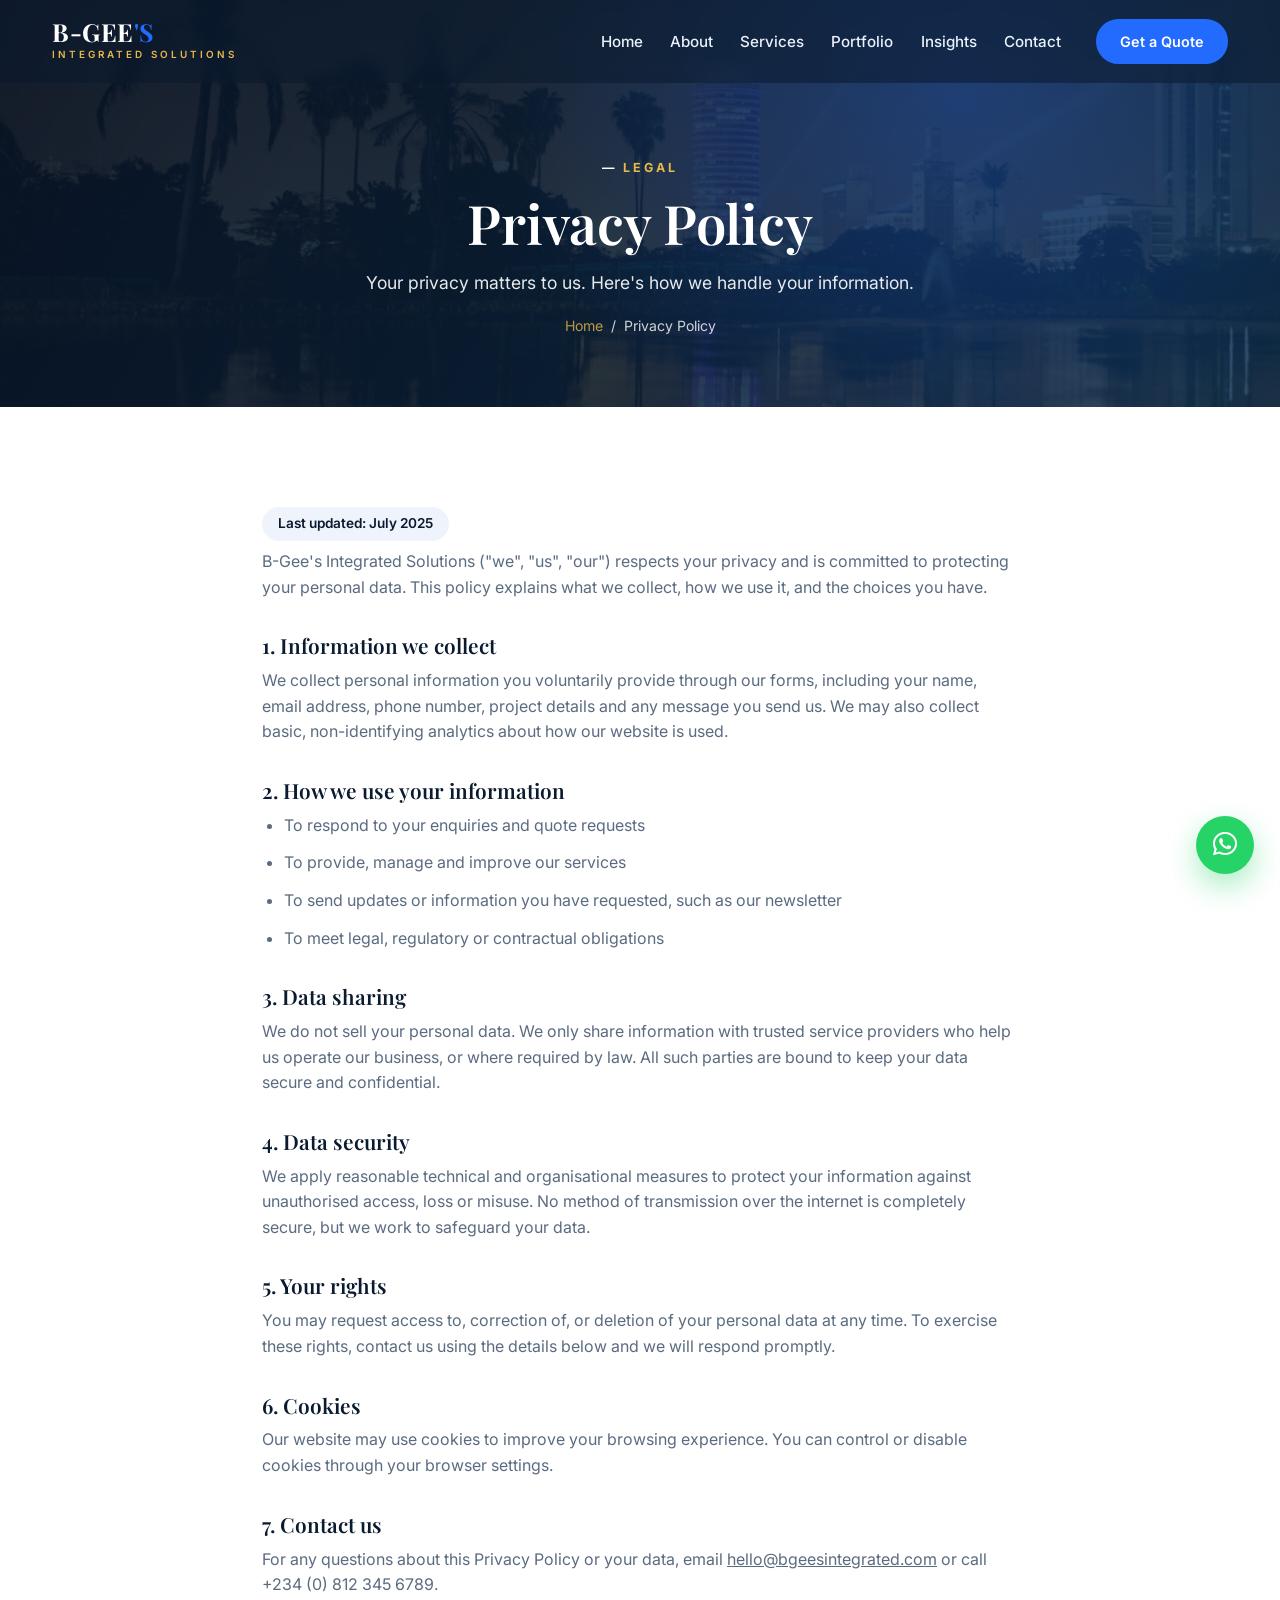
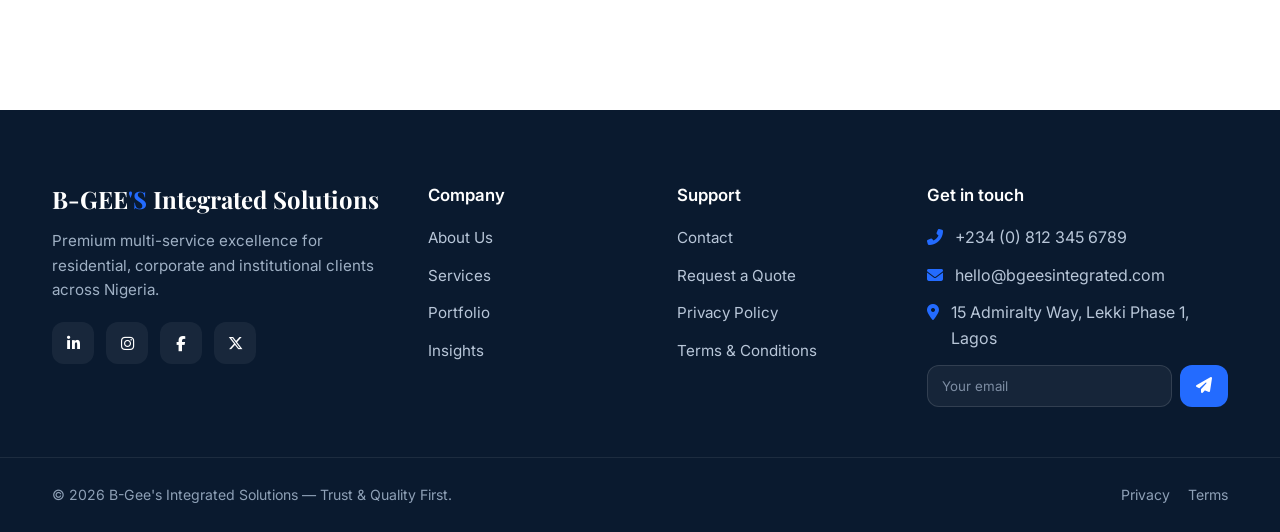
<file: privacy.html>
<!DOCTYPE html>
<html lang="en">
<head>
  <meta charset="UTF-8">
  <meta name="viewport" content="width=device-width, initial-scale=1.0, viewport-fit=cover">
  <title>Privacy Policy | B-Gee's Integrated Solutions</title>
  <meta name="description" content="Privacy Policy for B-Gee's Integrated Solutions — how we collect, use and protect your personal information.">
  <link rel="icon" type="image/svg+xml" href="assets/favicon.svg">
  <link rel="preconnect" href="https://fonts.googleapis.com">
  <link rel="preconnect" href="https://fonts.gstatic.com" crossorigin>
  <link href="https://fonts.googleapis.com/css2?family=Inter:opsz,wght@14..32,300;14..32,400;14..32,500;14..32,600;14..32,700&family=Playfair+Display:wght@400;500;600;700&display=swap" rel="stylesheet">
  <link rel="stylesheet" href="https://cdnjs.cloudflare.com/ajax/libs/font-awesome/6.4.0/css/all.min.css">
  <link rel="stylesheet" href="css/style.css">
  <style>
    .legal-body { max-width: 820px; margin: 0 auto; }
    .legal-body h3 { margin: 34px 0 10px; font-size: 1.3rem; }
    .legal-body p, .legal-body li { color: var(--muted); margin-bottom: 12px; }
    .legal-body ul { padding-left: 22px; margin-bottom: 12px; }
    .legal-updated { display: inline-block; background: var(--bg-soft-2); color: var(--navy); padding: 6px 16px; border-radius: 30px; font-size: .85rem; font-weight: 600; margin-bottom: 8px; }
  </style>
</head>
<body>
  <div class="scroll-progress"></div>
  <header class="site-header">
    <div class="container nav-container">
      <div class="logo"><a href="index.html"><span class="logo-main">B-GEE<b>'S</b></span><span class="logo-sub">INTEGRATED SOLUTIONS</span></a></div>
      <button class="mobile-toggle" id="mobileToggle" aria-label="Toggle menu"><i class="fas fa-bars"></i></button>
      <nav class="nav-menu" id="navMenu">
        <ul class="nav-list">
          <li><a href="index.html" class="nav-link">Home</a></li>
          <li><a href="about.html" class="nav-link">About</a></li>
          <li><a href="services.html" class="nav-link">Services</a></li>
          <li><a href="portfolio.html" class="nav-link">Portfolio</a></li>
          <li><a href="blog.html" class="nav-link">Insights</a></li>
          <li><a href="contact.html" class="nav-link">Contact</a></li>
        </ul>
        <div class="nav-cta"><a href="quote.html" class="btn btn-primary btn-sm">Get a Quote</a></div>
      </nav>
    </div>
  </header>

  <main>
    <section class="page-hero">
      <div class="container">
        <span class="overline">Legal</span>
        <h1>Privacy Policy</h1>
        <p>Your privacy matters to us. Here's how we handle your information.</p>
        <div class="breadcrumb"><a href="index.html">Home</a><span>/</span>Privacy Policy</div>
      </div>
    </section>

    <section class="section">
      <div class="container legal-body" data-reveal>
        <span class="legal-updated">Last updated: July 2025</span>
        <p>B-Gee's Integrated Solutions ("we", "us", "our") respects your privacy and is committed to protecting your personal data. This policy explains what we collect, how we use it, and the choices you have.</p>

        <h3>1. Information we collect</h3>
        <p>We collect personal information you voluntarily provide through our forms, including your name, email address, phone number, project details and any message you send us. We may also collect basic, non-identifying analytics about how our website is used.</p>

        <h3>2. How we use your information</h3>
        <ul>
          <li>To respond to your enquiries and quote requests</li>
          <li>To provide, manage and improve our services</li>
          <li>To send updates or information you have requested, such as our newsletter</li>
          <li>To meet legal, regulatory or contractual obligations</li>
        </ul>

        <h3>3. Data sharing</h3>
        <p>We do not sell your personal data. We only share information with trusted service providers who help us operate our business, or where required by law. All such parties are bound to keep your data secure and confidential.</p>

        <h3>4. Data security</h3>
        <p>We apply reasonable technical and organisational measures to protect your information against unauthorised access, loss or misuse. No method of transmission over the internet is completely secure, but we work to safeguard your data.</p>

        <h3>5. Your rights</h3>
        <p>You may request access to, correction of, or deletion of your personal data at any time. To exercise these rights, contact us using the details below and we will respond promptly.</p>

        <h3>6. Cookies</h3>
        <p>Our website may use cookies to improve your browsing experience. You can control or disable cookies through your browser settings.</p>

        <h3>7. Contact us</h3>
        <p>For any questions about this Privacy Policy or your data, email <a href="mailto:hello@bgeesintegrated.com">hello@bgeesintegrated.com</a> or call +234 (0) 812 345 6789.</p>
      </div>
    </section>
  </main>

  <footer class="site-footer">
    <div class="container footer-grid">
      <div class="footer-col">
        <div class="footer-logo">B-GEE<b>'S</b> Integrated Solutions</div>
        <p>Premium multi-service excellence for residential, corporate and institutional clients across Nigeria.</p>
        <div class="social-icons">
          <a href="#" aria-label="LinkedIn"><i class="fab fa-linkedin-in"></i></a>
          <a href="#" aria-label="Instagram"><i class="fab fa-instagram"></i></a>
          <a href="#" aria-label="Facebook"><i class="fab fa-facebook-f"></i></a>
          <a href="#" aria-label="X"><i class="fab fa-x-twitter"></i></a>
        </div>
      </div>
      <div class="footer-col"><h4>Company</h4><ul><li><a href="about.html">About Us</a></li><li><a href="services.html">Services</a></li><li><a href="portfolio.html">Portfolio</a></li><li><a href="blog.html">Insights</a></li></ul></div>
      <div class="footer-col"><h4>Support</h4><ul><li><a href="contact.html">Contact</a></li><li><a href="quote.html">Request a Quote</a></li><li><a href="privacy.html">Privacy Policy</a></li><li><a href="terms.html">Terms &amp; Conditions</a></li></ul></div>
      <div class="footer-col">
        <h4>Get in touch</h4>
        <ul class="contact-info">
          <li><i class="fas fa-phone-alt"></i> +234 (0) 812 345 6789</li>
          <li><i class="fas fa-envelope"></i> hello@bgeesintegrated.com</li>
          <li><i class="fas fa-map-marker-alt"></i> 15 Admiralty Way, Lekki Phase 1, Lagos</li>
        </ul>
        <form class="footer-news" id="newsForm">
          <input type="email" name="email" placeholder="Your email" required aria-label="Email for newsletter">
          <button type="submit" aria-label="Subscribe"><i class="fas fa-paper-plane"></i></button>
        </form>
      </div>
    </div>
    <div class="footer-bottom">
      <div class="container">
        <p>&copy; <span class="js-year">2025</span> B-Gee's Integrated Solutions — Trust &amp; Quality First.</p>
        <div class="fb-links"><a href="privacy.html">Privacy</a><a href="terms.html">Terms</a></div>
      </div>
    </div>
  </footer>

  <a href="https://wa.me/2348123456789" class="wa-float" aria-label="Chat on WhatsApp" target="_blank" rel="noopener"><i class="fab fa-whatsapp"></i></a>
  <button class="back-to-top" aria-label="Back to top"><i class="fas fa-arrow-up"></i></button>
  <script src="js/main.js"></script>
</body>
</html>
</file>
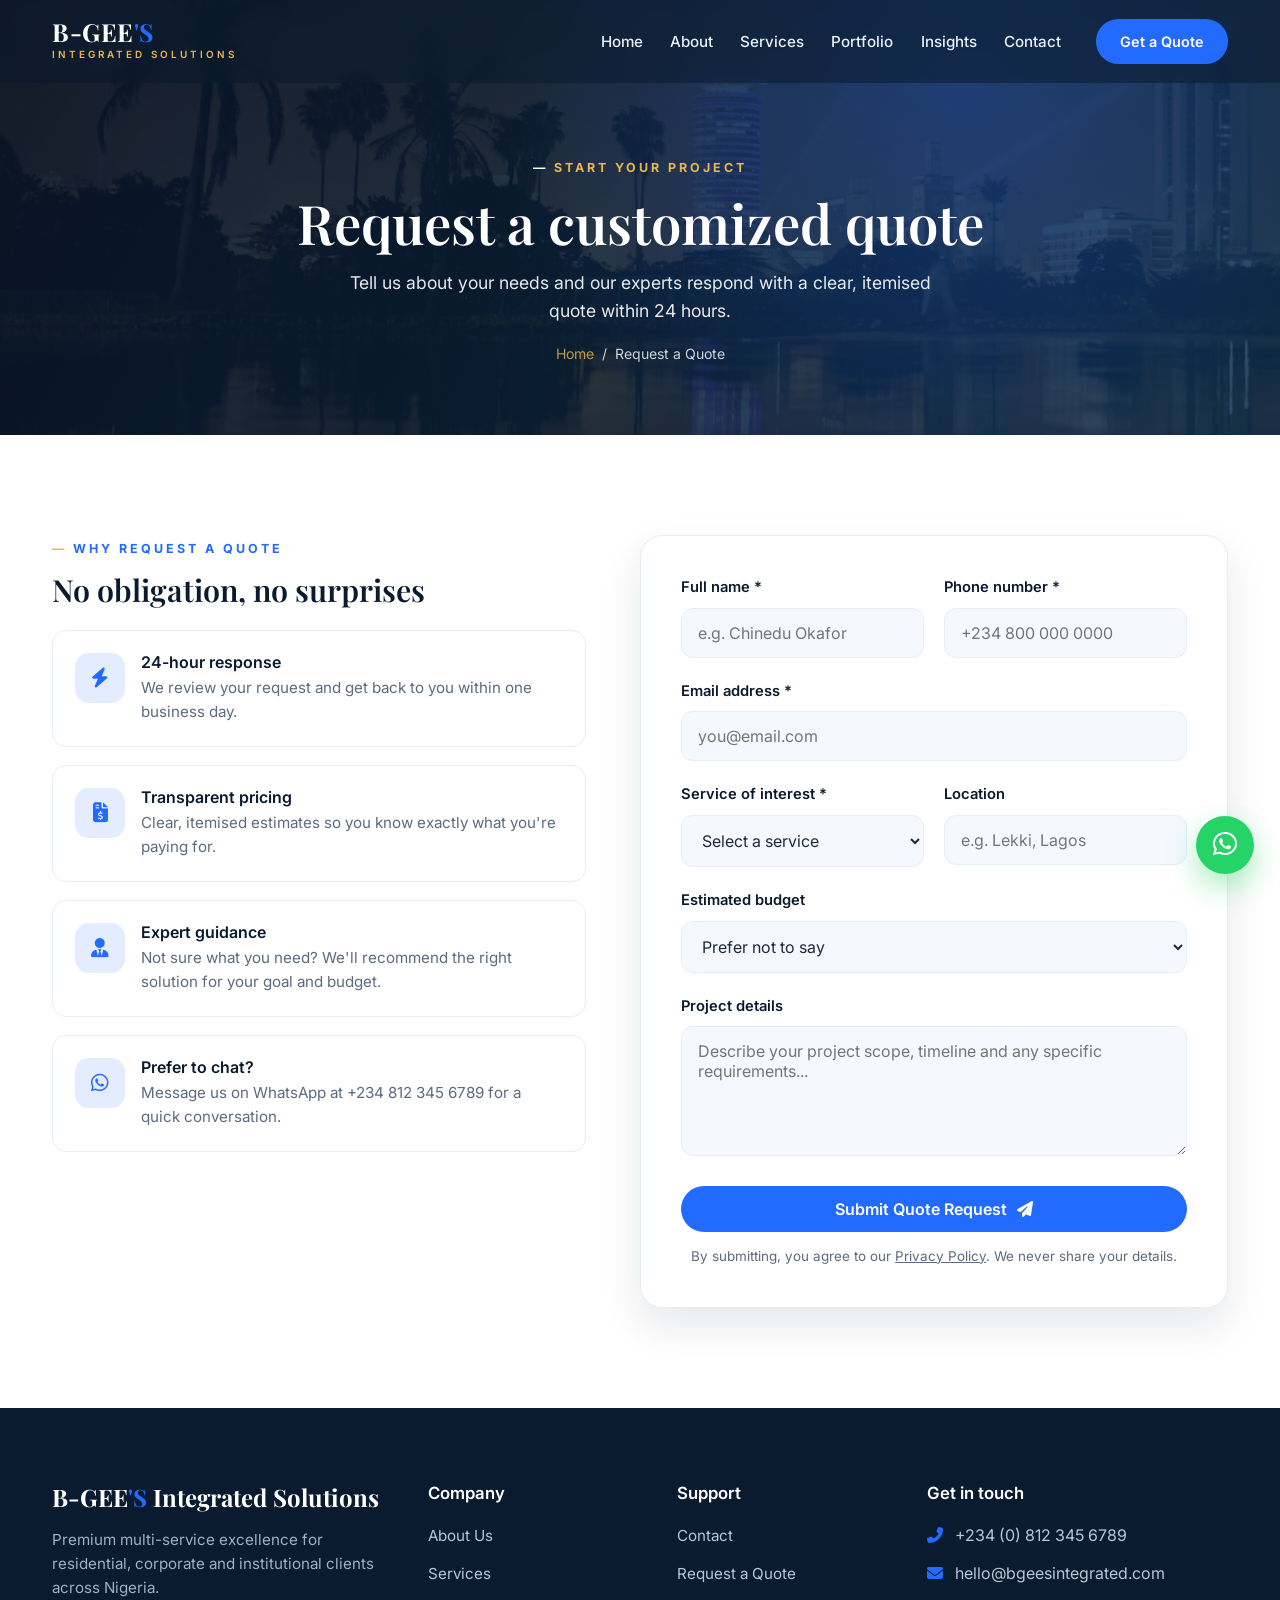
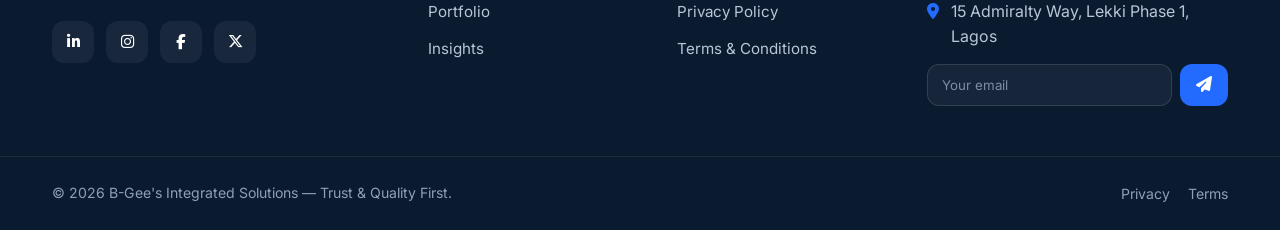
<file: quote.html>
<!DOCTYPE html>
<html lang="en">
<head>
  <meta charset="UTF-8">
  <meta name="viewport" content="width=device-width, initial-scale=1.0, viewport-fit=cover">
  <title>Request a Quote | B-Gee's Integrated Solutions</title>
  <meta name="description" content="Request a free, no-obligation quote from B-Gee's Integrated Solutions. Tell us about your painting, finishing, real estate, HR or automotive needs — we respond within 24 hours.">
  <link rel="icon" type="image/svg+xml" href="assets/favicon.svg">
  <link rel="preconnect" href="https://fonts.googleapis.com">
  <link rel="preconnect" href="https://fonts.gstatic.com" crossorigin>
  <link href="https://fonts.googleapis.com/css2?family=Inter:opsz,wght@14..32,300;14..32,400;14..32,500;14..32,600;14..32,700&family=Playfair+Display:wght@400;500;600;700&display=swap" rel="stylesheet">
  <link rel="stylesheet" href="https://cdnjs.cloudflare.com/ajax/libs/font-awesome/6.4.0/css/all.min.css">
  <link rel="stylesheet" href="css/style.css">
</head>
<body>
  <div class="scroll-progress"></div>
  <header class="site-header">
    <div class="container nav-container">
      <div class="logo"><a href="index.html"><span class="logo-main">B-GEE<b>'S</b></span><span class="logo-sub">INTEGRATED SOLUTIONS</span></a></div>
      <button class="mobile-toggle" id="mobileToggle" aria-label="Toggle menu"><i class="fas fa-bars"></i></button>
      <nav class="nav-menu" id="navMenu">
        <ul class="nav-list">
          <li><a href="index.html" class="nav-link">Home</a></li>
          <li><a href="about.html" class="nav-link">About</a></li>
          <li><a href="services.html" class="nav-link">Services</a></li>
          <li><a href="portfolio.html" class="nav-link">Portfolio</a></li>
          <li><a href="blog.html" class="nav-link">Insights</a></li>
          <li><a href="contact.html" class="nav-link">Contact</a></li>
        </ul>
        <div class="nav-cta"><a href="quote.html" class="btn btn-primary btn-sm">Get a Quote</a></div>
      </nav>
    </div>
  </header>

  <main>
    <section class="page-hero">
      <div class="container">
        <span class="overline">Start your project</span>
        <h1>Request a customized quote</h1>
        <p>Tell us about your needs and our experts respond with a clear, itemised quote within 24 hours.</p>
        <div class="breadcrumb"><a href="index.html">Home</a><span>/</span>Request a Quote</div>
      </div>
    </section>

    <section class="section">
      <div class="container">
        <div class="contact-layout">
          <div data-reveal="left">
            <span class="overline">Why request a quote</span>
            <h2 style="font-size:1.9rem; margin-bottom:22px;">No obligation, no surprises</h2>
            <div class="info-card"><div class="ic"><i class="fas fa-bolt"></i></div><div><h4>24-hour response</h4><p>We review your request and get back to you within one business day.</p></div></div>
            <div class="info-card"><div class="ic"><i class="fas fa-file-invoice-dollar"></i></div><div><h4>Transparent pricing</h4><p>Clear, itemised estimates so you know exactly what you're paying for.</p></div></div>
            <div class="info-card"><div class="ic"><i class="fas fa-user-tie"></i></div><div><h4>Expert guidance</h4><p>Not sure what you need? We'll recommend the right solution for your goal and budget.</p></div></div>
            <div class="info-card"><div class="ic"><i class="fab fa-whatsapp"></i></div><div><h4>Prefer to chat?</h4><p>Message us on WhatsApp at +234 812 345 6789 for a quick conversation.</p></div></div>
          </div>

          <div class="form-panel" data-reveal="right">
            <form id="quoteForm">
              <div class="form-row">
                <div class="form-group"><label>Full name *</label><input type="text" name="name" placeholder="e.g. Chinedu Okafor" required></div>
                <div class="form-group"><label>Phone number *</label><input type="tel" name="phone" placeholder="+234 800 000 0000" required></div>
              </div>
              <div class="form-group"><label>Email address *</label><input type="email" name="email" placeholder="you@email.com" required></div>
              <div class="form-row">
                <div class="form-group"><label>Service of interest *</label>
                  <select name="service" required>
                    <option value="">Select a service</option>
                    <option>Painting &amp; Screeding</option>
                    <option>Wallpaper Installation</option>
                    <option>POP Ceiling &amp; Interior</option>
                    <option>Stucco &amp; Exterior</option>
                    <option>Real Estate Services</option>
                    <option>HR Outsourcing &amp; Support</option>
                    <option>Automotive Maintenance</option>
                    <option>Project Management</option>
                    <option>Multiple services</option>
                  </select>
                </div>
                <div class="form-group"><label>Location</label><input type="text" name="location" placeholder="e.g. Lekki, Lagos"></div>
              </div>
              <div class="form-group"><label>Estimated budget</label>
                <select name="budget">
                  <option value="">Prefer not to say</option>
                  <option>Under ₦500,000</option>
                  <option>₦500,000 – ₦2,000,000</option>
                  <option>₦2,000,000 – ₦5,000,000</option>
                  <option>Above ₦5,000,000</option>
                </select>
              </div>
              <div class="form-group"><label>Project details</label><textarea name="message" rows="5" placeholder="Describe your project scope, timeline and any specific requirements..."></textarea></div>
              <button type="submit" class="btn btn-primary submit-btn">Submit Quote Request <i class="fas fa-paper-plane"></i></button>
              <p class="form-note">By submitting, you agree to our <a href="privacy.html">Privacy Policy</a>. We never share your details.</p>
            </form>
          </div>
        </div>
      </div>
    </section>
  </main>

  <footer class="site-footer">
    <div class="container footer-grid">
      <div class="footer-col">
        <div class="footer-logo">B-GEE<b>'S</b> Integrated Solutions</div>
        <p>Premium multi-service excellence for residential, corporate and institutional clients across Nigeria.</p>
        <div class="social-icons">
          <a href="#" aria-label="LinkedIn"><i class="fab fa-linkedin-in"></i></a>
          <a href="#" aria-label="Instagram"><i class="fab fa-instagram"></i></a>
          <a href="#" aria-label="Facebook"><i class="fab fa-facebook-f"></i></a>
          <a href="#" aria-label="X"><i class="fab fa-x-twitter"></i></a>
        </div>
      </div>
      <div class="footer-col"><h4>Company</h4><ul><li><a href="about.html">About Us</a></li><li><a href="services.html">Services</a></li><li><a href="portfolio.html">Portfolio</a></li><li><a href="blog.html">Insights</a></li></ul></div>
      <div class="footer-col"><h4>Support</h4><ul><li><a href="contact.html">Contact</a></li><li><a href="quote.html">Request a Quote</a></li><li><a href="privacy.html">Privacy Policy</a></li><li><a href="terms.html">Terms &amp; Conditions</a></li></ul></div>
      <div class="footer-col">
        <h4>Get in touch</h4>
        <ul class="contact-info">
          <li><i class="fas fa-phone-alt"></i> +234 (0) 812 345 6789</li>
          <li><i class="fas fa-envelope"></i> hello@bgeesintegrated.com</li>
          <li><i class="fas fa-map-marker-alt"></i> 15 Admiralty Way, Lekki Phase 1, Lagos</li>
        </ul>
        <form class="footer-news" id="newsForm">
          <input type="email" name="email" placeholder="Your email" required aria-label="Email for newsletter">
          <button type="submit" aria-label="Subscribe"><i class="fas fa-paper-plane"></i></button>
        </form>
      </div>
    </div>
    <div class="footer-bottom">
      <div class="container">
        <p>&copy; <span class="js-year">2025</span> B-Gee's Integrated Solutions — Trust &amp; Quality First.</p>
        <div class="fb-links"><a href="privacy.html">Privacy</a><a href="terms.html">Terms</a></div>
      </div>
    </div>
  </footer>

  <a href="https://wa.me/2348123456789" class="wa-float" aria-label="Chat on WhatsApp" target="_blank" rel="noopener"><i class="fab fa-whatsapp"></i></a>
  <button class="back-to-top" aria-label="Back to top"><i class="fas fa-arrow-up"></i></button>
  <script src="js/main.js"></script>
</body>
</html>
</file>
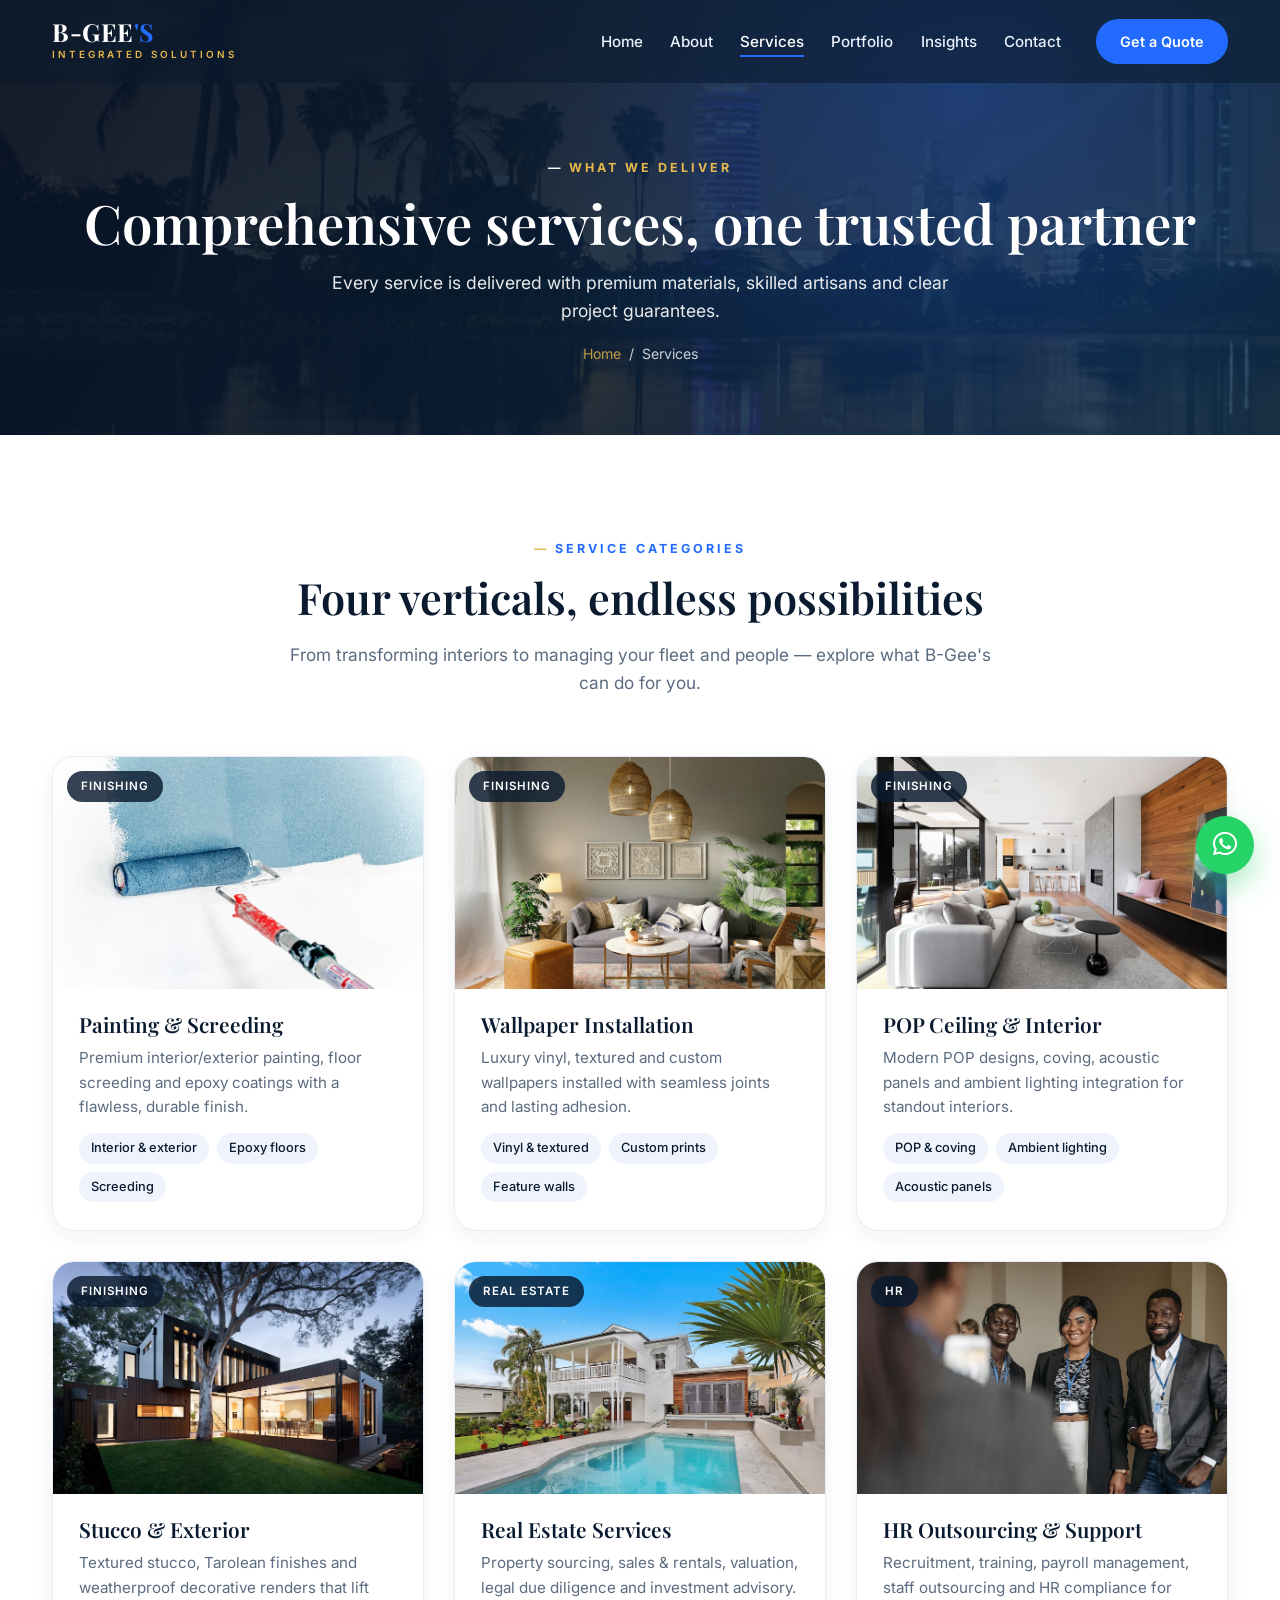
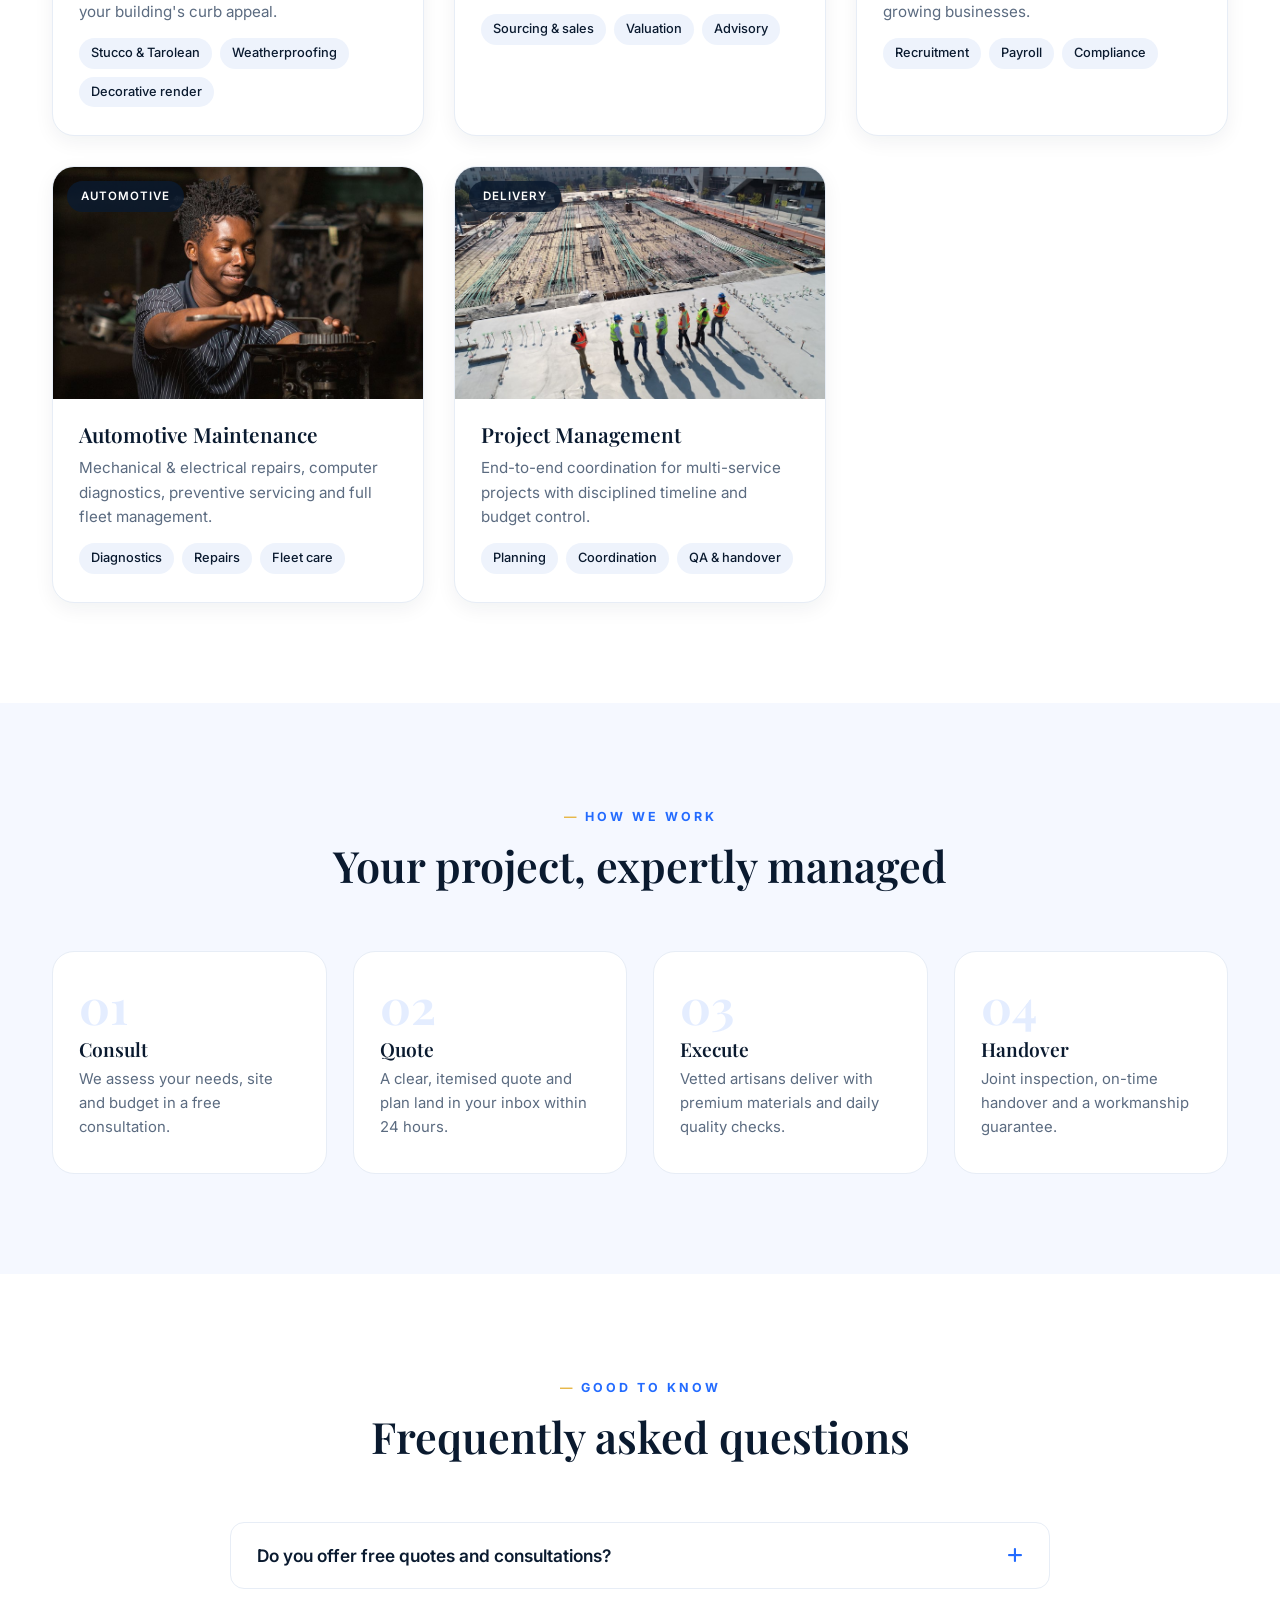
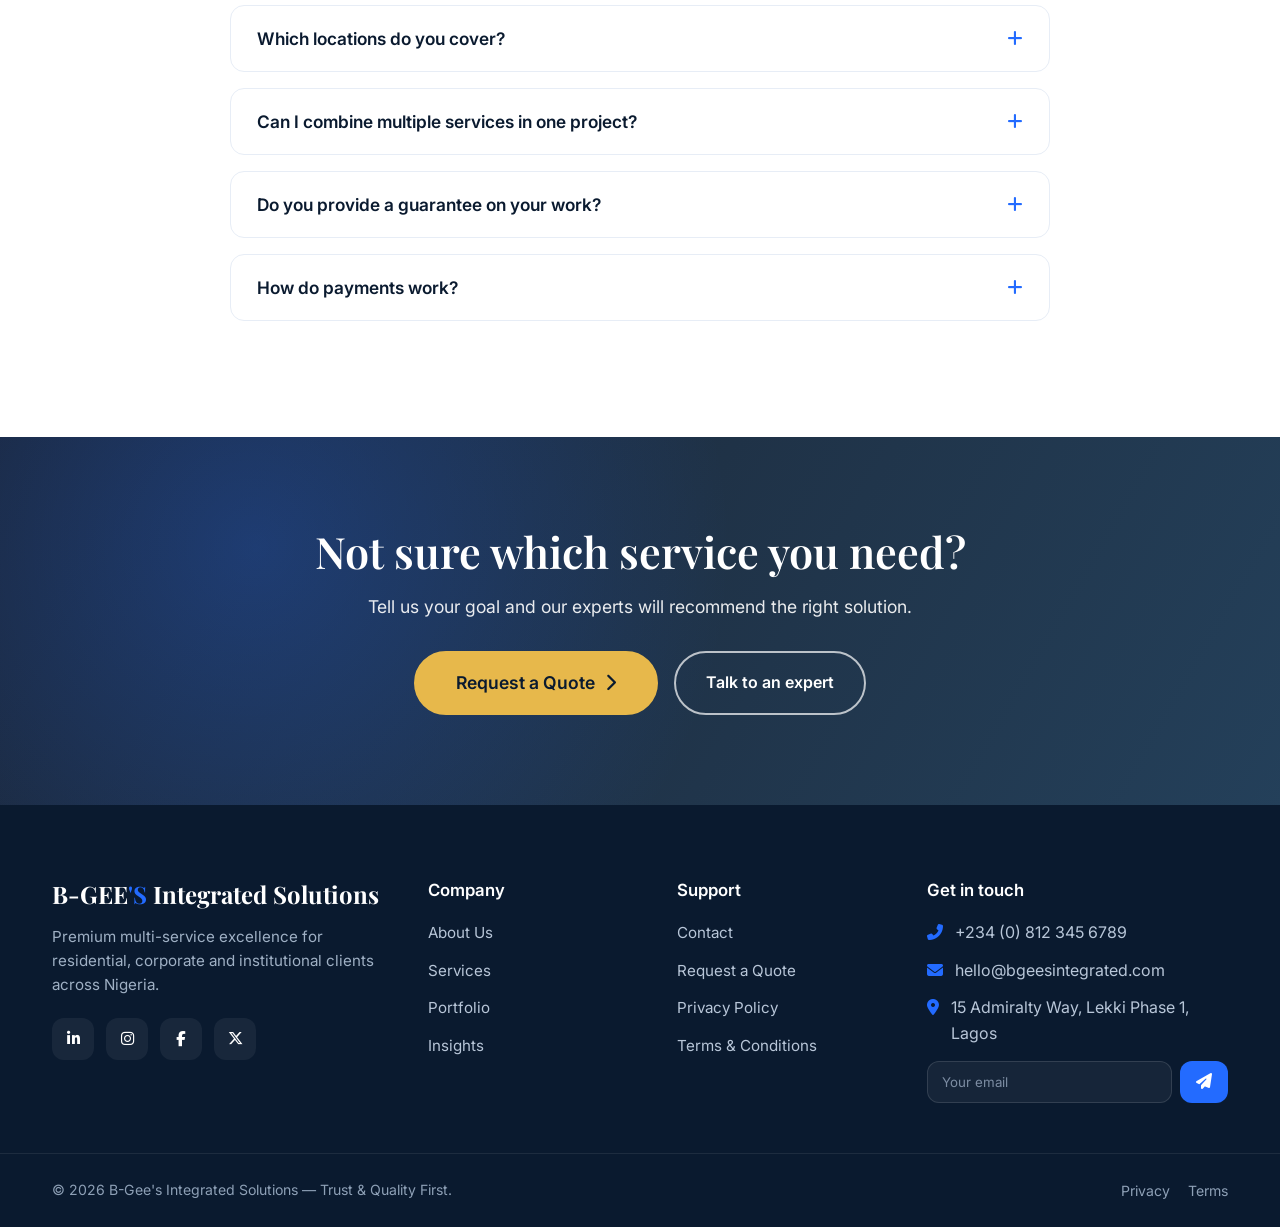
<file: services.html>
<!DOCTYPE html>
<html lang="en">
<head>
  <meta charset="UTF-8">
  <meta name="viewport" content="width=device-width, initial-scale=1.0, viewport-fit=cover">
  <title>Our Services | B-Gee's Integrated Solutions</title>
  <meta name="description" content="Explore B-Gee's services: painting & screeding, wallpaper, POP ceilings, stucco, real estate, HR outsourcing, automotive maintenance and project management across Nigeria.">
  <link rel="icon" type="image/svg+xml" href="assets/favicon.svg">
  <link rel="preconnect" href="https://fonts.googleapis.com">
  <link rel="preconnect" href="https://fonts.gstatic.com" crossorigin>
  <link href="https://fonts.googleapis.com/css2?family=Inter:opsz,wght@14..32,300;14..32,400;14..32,500;14..32,600;14..32,700&family=Playfair+Display:wght@400;500;600;700&display=swap" rel="stylesheet">
  <link rel="stylesheet" href="https://cdnjs.cloudflare.com/ajax/libs/font-awesome/6.4.0/css/all.min.css">
  <link rel="stylesheet" href="css/style.css">
</head>
<body>
  <div class="scroll-progress"></div>
  <header class="site-header">
    <div class="container nav-container">
      <div class="logo"><a href="index.html"><span class="logo-main">B-GEE<b>'S</b></span><span class="logo-sub">INTEGRATED SOLUTIONS</span></a></div>
      <button class="mobile-toggle" id="mobileToggle" aria-label="Toggle menu"><i class="fas fa-bars"></i></button>
      <nav class="nav-menu" id="navMenu">
        <ul class="nav-list">
          <li><a href="index.html" class="nav-link">Home</a></li>
          <li><a href="about.html" class="nav-link">About</a></li>
          <li><a href="services.html" class="nav-link">Services</a></li>
          <li><a href="portfolio.html" class="nav-link">Portfolio</a></li>
          <li><a href="blog.html" class="nav-link">Insights</a></li>
          <li><a href="contact.html" class="nav-link">Contact</a></li>
        </ul>
        <div class="nav-cta"><a href="quote.html" class="btn btn-primary btn-sm">Get a Quote</a></div>
      </nav>
    </div>
  </header>

  <main>
    <section class="page-hero">
      <div class="container">
        <span class="overline">What we deliver</span>
        <h1>Comprehensive services, one trusted partner</h1>
        <p>Every service is delivered with premium materials, skilled artisans and clear project guarantees.</p>
        <div class="breadcrumb"><a href="index.html">Home</a><span>/</span>Services</div>
      </div>
    </section>

    <section class="section">
      <div class="container">
        <div class="section-header" data-reveal>
          <span class="overline">Service categories</span>
          <h2>Four verticals, endless possibilities</h2>
          <p>From transforming interiors to managing your fleet and people — explore what B-Gee's can do for you.</p>
        </div>
        <div class="svc-media-grid">
          <div class="svc-media" data-reveal data-delay="1">
            <div class="thumb"><span class="chip">Finishing</span><img src="assets/images/svc-painting.jpg" alt="Interior and exterior painting"></div>
            <div class="body"><h3>Painting &amp; Screeding</h3><p>Premium interior/exterior painting, floor screeding and epoxy coatings with a flawless, durable finish.</p><ul><li>Interior &amp; exterior</li><li>Epoxy floors</li><li>Screeding</li></ul></div>
          </div>
          <div class="svc-media" data-reveal data-delay="2">
            <div class="thumb"><span class="chip">Finishing</span><img src="assets/images/svc-wallpaper.jpg" alt="Luxury wallpaper installation"></div>
            <div class="body"><h3>Wallpaper Installation</h3><p>Luxury vinyl, textured and custom wallpapers installed with seamless joints and lasting adhesion.</p><ul><li>Vinyl &amp; textured</li><li>Custom prints</li><li>Feature walls</li></ul></div>
          </div>
          <div class="svc-media" data-reveal data-delay="3">
            <div class="thumb"><span class="chip">Finishing</span><img src="assets/images/svc-pop.jpg" alt="POP ceiling and interior finishing"></div>
            <div class="body"><h3>POP Ceiling &amp; Interior</h3><p>Modern POP designs, coving, acoustic panels and ambient lighting integration for standout interiors.</p><ul><li>POP &amp; coving</li><li>Ambient lighting</li><li>Acoustic panels</li></ul></div>
          </div>
          <div class="svc-media" data-reveal data-delay="1">
            <div class="thumb"><span class="chip">Finishing</span><img src="assets/images/svc-stucco.jpg" alt="Stucco and exterior finishing"></div>
            <div class="body"><h3>Stucco &amp; Exterior</h3><p>Textured stucco, Tarolean finishes and weatherproof decorative renders that lift your building's curb appeal.</p><ul><li>Stucco &amp; Tarolean</li><li>Weatherproofing</li><li>Decorative render</li></ul></div>
          </div>
          <div class="svc-media" data-reveal data-delay="2">
            <div class="thumb"><span class="chip">Real Estate</span><img src="assets/images/svc-realestate.jpg" alt="Real estate advisory services"></div>
            <div class="body"><h3>Real Estate Services</h3><p>Property sourcing, sales &amp; rentals, valuation, legal due diligence and investment advisory.</p><ul><li>Sourcing &amp; sales</li><li>Valuation</li><li>Advisory</li></ul></div>
          </div>
          <div class="svc-media" data-reveal data-delay="3">
            <div class="thumb"><span class="chip">HR</span><img src="assets/images/svc-hr.jpg" alt="HR outsourcing and support"></div>
            <div class="body"><h3>HR Outsourcing &amp; Support</h3><p>Recruitment, training, payroll management, staff outsourcing and HR compliance for growing businesses.</p><ul><li>Recruitment</li><li>Payroll</li><li>Compliance</li></ul></div>
          </div>
          <div class="svc-media" data-reveal data-delay="1">
            <div class="thumb"><span class="chip">Automotive</span><img src="assets/images/svc-auto.jpg" alt="Automotive maintenance services"></div>
            <div class="body"><h3>Automotive Maintenance</h3><p>Mechanical &amp; electrical repairs, computer diagnostics, preventive servicing and full fleet management.</p><ul><li>Diagnostics</li><li>Repairs</li><li>Fleet care</li></ul></div>
          </div>
          <div class="svc-media" data-reveal data-delay="2">
            <div class="thumb"><span class="chip">Delivery</span><img src="assets/images/svc-project.jpg" alt="Project management services"></div>
            <div class="body"><h3>Project Management</h3><p>End-to-end coordination for multi-service projects with disciplined timeline and budget control.</p><ul><li>Planning</li><li>Coordination</li><li>QA &amp; handover</li></ul></div>
          </div>
        </div>
      </div>
    </section>

    <!-- PROCESS -->
    <section class="section bg-light">
      <div class="container">
        <div class="section-header" data-reveal>
          <span class="overline">How we work</span>
          <h2>Your project, expertly managed</h2>
        </div>
        <div class="process-grid">
          <div class="step-card" data-reveal data-delay="1"><div class="step-num">01</div><h3>Consult</h3><p>We assess your needs, site and budget in a free consultation.</p></div>
          <div class="step-card" data-reveal data-delay="2"><div class="step-num">02</div><h3>Quote</h3><p>A clear, itemised quote and plan land in your inbox within 24 hours.</p></div>
          <div class="step-card" data-reveal data-delay="3"><div class="step-num">03</div><h3>Execute</h3><p>Vetted artisans deliver with premium materials and daily quality checks.</p></div>
          <div class="step-card" data-reveal data-delay="4"><div class="step-num">04</div><h3>Handover</h3><p>Joint inspection, on-time handover and a workmanship guarantee.</p></div>
        </div>
      </div>
    </section>

    <!-- FAQ -->
    <section class="section">
      <div class="container">
        <div class="section-header" data-reveal>
          <span class="overline">Good to know</span>
          <h2>Frequently asked questions</h2>
        </div>
        <div class="faq-wrap">
          <div class="faq-item" data-reveal><button class="faq-q">Do you offer free quotes and consultations? <i class="fas fa-plus"></i></button><div class="faq-a"><p>Yes. Every quote and initial consultation is completely free and no-obligation. Share your project details and we'll respond with an itemised quote within 24 hours.</p></div></div>
          <div class="faq-item" data-reveal><button class="faq-q">Which locations do you cover? <i class="fas fa-plus"></i></button><div class="faq-a"><p>We're headquartered in Lekki, Lagos and serve clients across Lagos and major cities nationwide. For large or corporate projects we mobilise anywhere in Nigeria.</p></div></div>
          <div class="faq-item" data-reveal><button class="faq-q">Can I combine multiple services in one project? <i class="fas fa-plus"></i></button><div class="faq-a"><p>Absolutely — that's the heart of what we do. Many clients bundle painting, POP, wallpaper and exterior work into a single managed project with one point of contact and one quote.</p></div></div>
          <div class="faq-item" data-reveal><button class="faq-q">Do you provide a guarantee on your work? <i class="fas fa-plus"></i></button><div class="faq-a"><p>Yes. All finishing work is backed by a workmanship guarantee, and we only use premium, warranty-backed materials so your investment lasts.</p></div></div>
          <div class="faq-item" data-reveal><button class="faq-q">How do payments work? <i class="fas fa-plus"></i></button><div class="faq-a"><p>We operate a transparent, milestone-based payment structure agreed upfront in your contract — no hidden charges, no surprises.</p></div></div>
        </div>
      </div>
    </section>

    <section class="cta-banner">
      <div class="container cta-inner" data-reveal>
        <h2>Not sure which service you need?</h2>
        <p>Tell us your goal and our experts will recommend the right solution.</p>
        <div class="btn-row">
          <a href="quote.html" class="btn btn-gold btn-large">Request a Quote <i class="fas fa-chevron-right"></i></a>
          <a href="contact.html" class="btn btn-outline">Talk to an expert</a>
        </div>
      </div>
    </section>
  </main>

  <footer class="site-footer">
    <div class="container footer-grid">
      <div class="footer-col">
        <div class="footer-logo">B-GEE<b>'S</b> Integrated Solutions</div>
        <p>Premium multi-service excellence for residential, corporate and institutional clients across Nigeria.</p>
        <div class="social-icons">
          <a href="#" aria-label="LinkedIn"><i class="fab fa-linkedin-in"></i></a>
          <a href="#" aria-label="Instagram"><i class="fab fa-instagram"></i></a>
          <a href="#" aria-label="Facebook"><i class="fab fa-facebook-f"></i></a>
          <a href="#" aria-label="X"><i class="fab fa-x-twitter"></i></a>
        </div>
      </div>
      <div class="footer-col"><h4>Company</h4><ul><li><a href="about.html">About Us</a></li><li><a href="services.html">Services</a></li><li><a href="portfolio.html">Portfolio</a></li><li><a href="blog.html">Insights</a></li></ul></div>
      <div class="footer-col"><h4>Support</h4><ul><li><a href="contact.html">Contact</a></li><li><a href="quote.html">Request a Quote</a></li><li><a href="privacy.html">Privacy Policy</a></li><li><a href="terms.html">Terms &amp; Conditions</a></li></ul></div>
      <div class="footer-col">
        <h4>Get in touch</h4>
        <ul class="contact-info">
          <li><i class="fas fa-phone-alt"></i> +234 (0) 812 345 6789</li>
          <li><i class="fas fa-envelope"></i> hello@bgeesintegrated.com</li>
          <li><i class="fas fa-map-marker-alt"></i> 15 Admiralty Way, Lekki Phase 1, Lagos</li>
        </ul>
        <form class="footer-news" id="newsForm">
          <input type="email" name="email" placeholder="Your email" required aria-label="Email for newsletter">
          <button type="submit" aria-label="Subscribe"><i class="fas fa-paper-plane"></i></button>
        </form>
      </div>
    </div>
    <div class="footer-bottom">
      <div class="container">
        <p>&copy; <span class="js-year">2025</span> B-Gee's Integrated Solutions — Trust &amp; Quality First.</p>
        <div class="fb-links"><a href="privacy.html">Privacy</a><a href="terms.html">Terms</a></div>
      </div>
    </div>
  </footer>

  <a href="https://wa.me/2348123456789" class="wa-float" aria-label="Chat on WhatsApp" target="_blank" rel="noopener"><i class="fab fa-whatsapp"></i></a>
  <button class="back-to-top" aria-label="Back to top"><i class="fas fa-arrow-up"></i></button>
  <script src="js/main.js"></script>
</body>
</html>
</file>
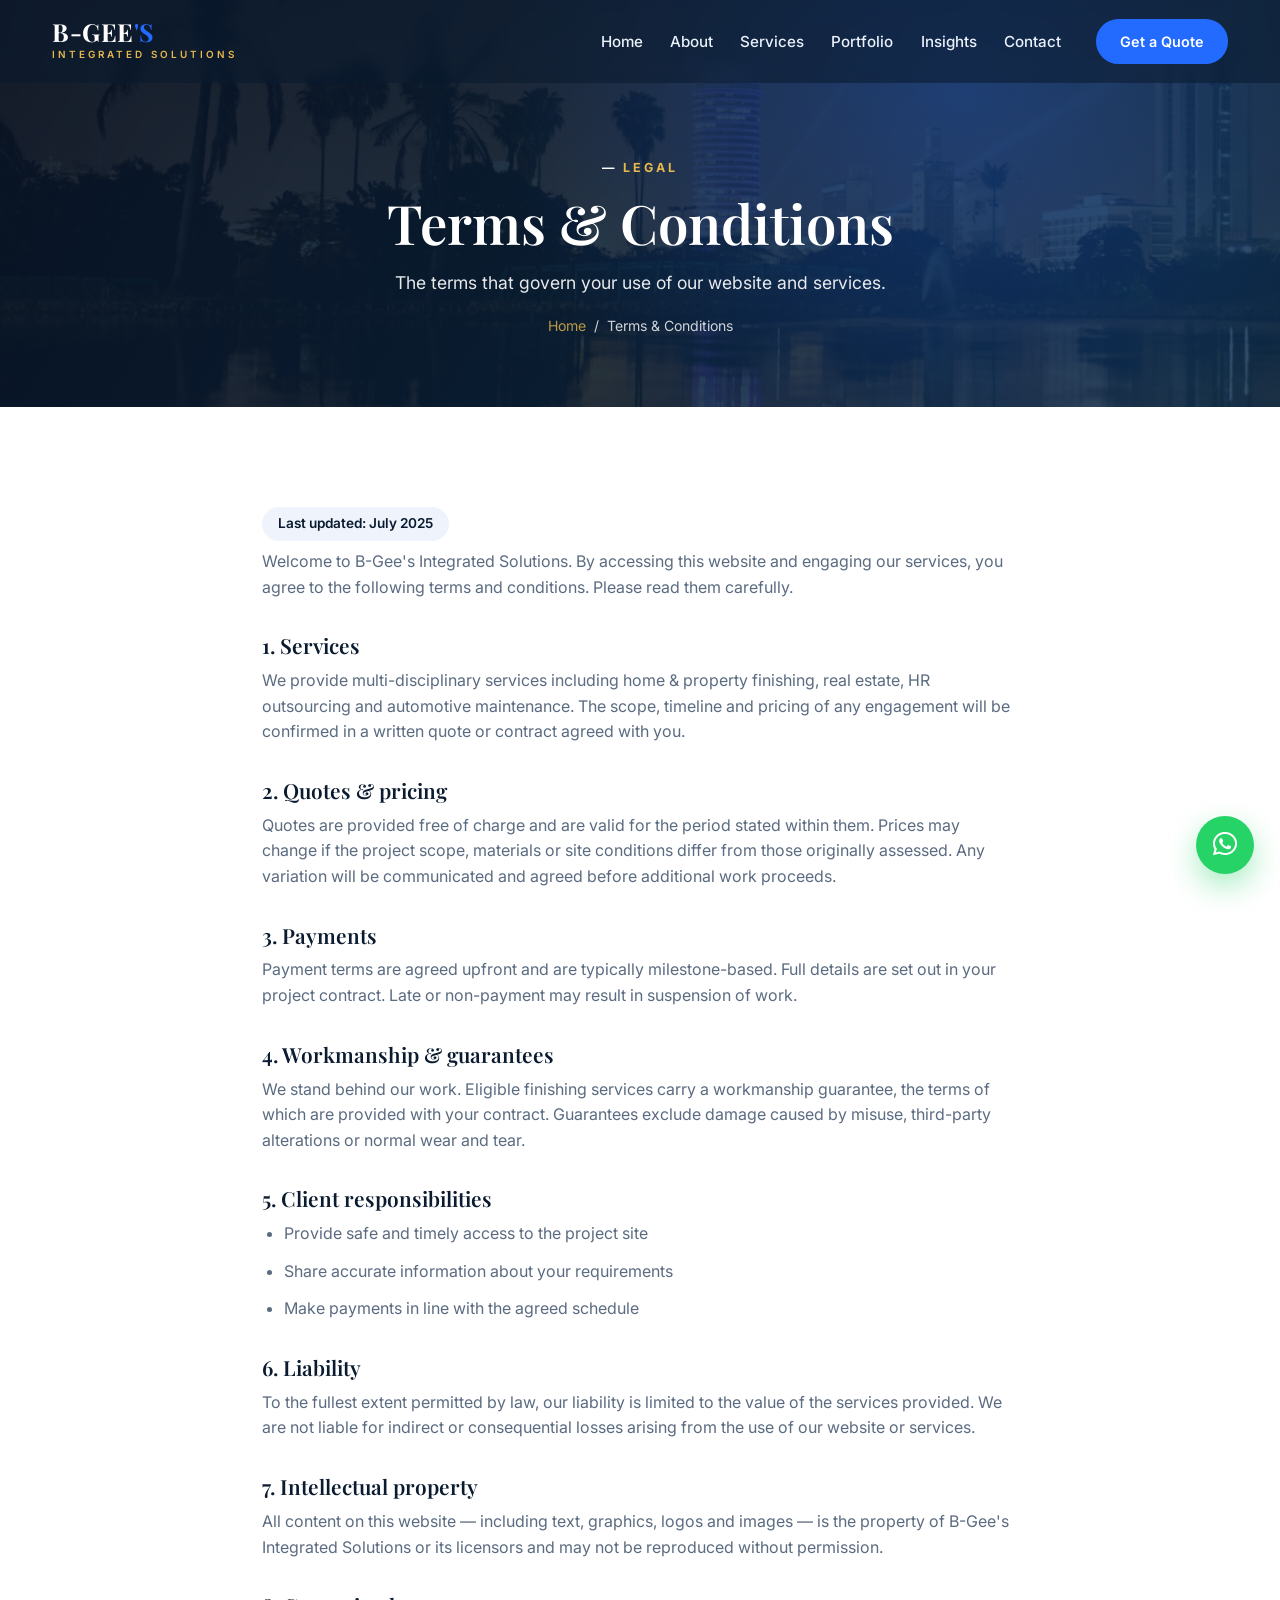
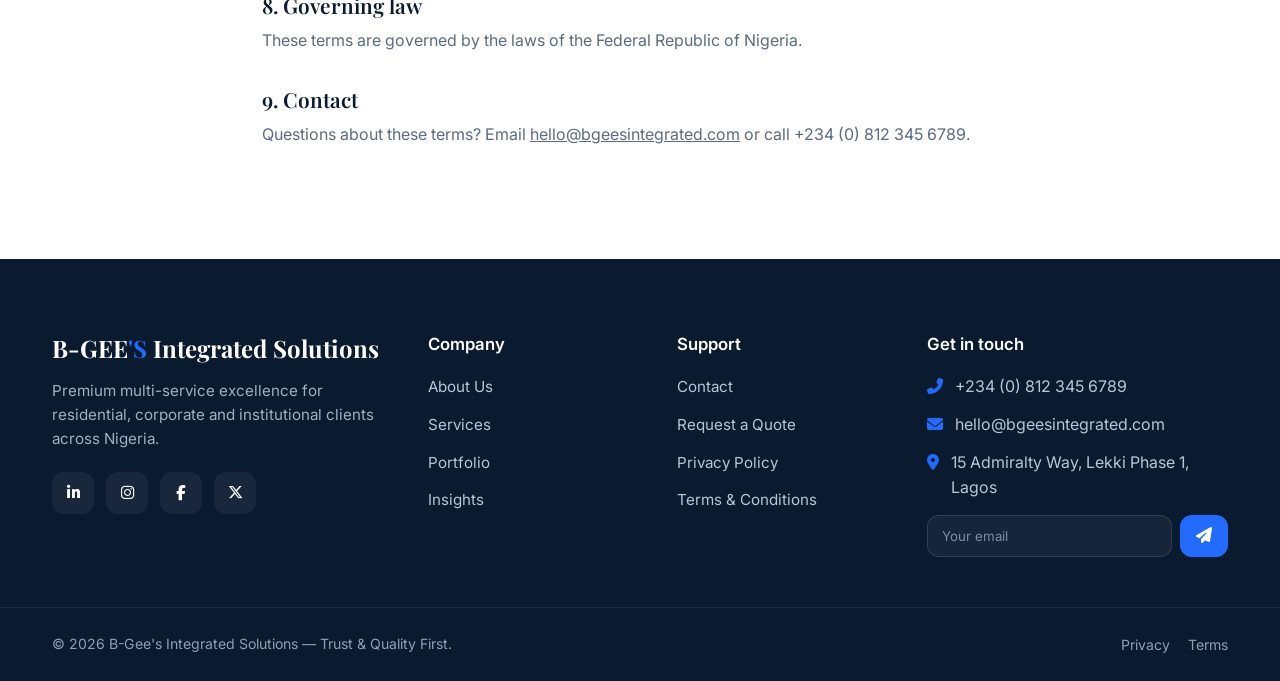
<file: terms.html>
<!DOCTYPE html>
<html lang="en">
<head>
  <meta charset="UTF-8">
  <meta name="viewport" content="width=device-width, initial-scale=1.0, viewport-fit=cover">
  <title>Terms &amp; Conditions | B-Gee's Integrated Solutions</title>
  <meta name="description" content="Terms and Conditions governing the use of B-Gee's Integrated Solutions website and services.">
  <link rel="icon" type="image/svg+xml" href="assets/favicon.svg">
  <link rel="preconnect" href="https://fonts.googleapis.com">
  <link rel="preconnect" href="https://fonts.gstatic.com" crossorigin>
  <link href="https://fonts.googleapis.com/css2?family=Inter:opsz,wght@14..32,300;14..32,400;14..32,500;14..32,600;14..32,700&family=Playfair+Display:wght@400;500;600;700&display=swap" rel="stylesheet">
  <link rel="stylesheet" href="https://cdnjs.cloudflare.com/ajax/libs/font-awesome/6.4.0/css/all.min.css">
  <link rel="stylesheet" href="css/style.css">
  <style>
    .legal-body { max-width: 820px; margin: 0 auto; }
    .legal-body h3 { margin: 34px 0 10px; font-size: 1.3rem; }
    .legal-body p, .legal-body li { color: var(--muted); margin-bottom: 12px; }
    .legal-body ul { padding-left: 22px; margin-bottom: 12px; }
    .legal-updated { display: inline-block; background: var(--bg-soft-2); color: var(--navy); padding: 6px 16px; border-radius: 30px; font-size: .85rem; font-weight: 600; margin-bottom: 8px; }
  </style>
</head>
<body>
  <div class="scroll-progress"></div>
  <header class="site-header">
    <div class="container nav-container">
      <div class="logo"><a href="index.html"><span class="logo-main">B-GEE<b>'S</b></span><span class="logo-sub">INTEGRATED SOLUTIONS</span></a></div>
      <button class="mobile-toggle" id="mobileToggle" aria-label="Toggle menu"><i class="fas fa-bars"></i></button>
      <nav class="nav-menu" id="navMenu">
        <ul class="nav-list">
          <li><a href="index.html" class="nav-link">Home</a></li>
          <li><a href="about.html" class="nav-link">About</a></li>
          <li><a href="services.html" class="nav-link">Services</a></li>
          <li><a href="portfolio.html" class="nav-link">Portfolio</a></li>
          <li><a href="blog.html" class="nav-link">Insights</a></li>
          <li><a href="contact.html" class="nav-link">Contact</a></li>
        </ul>
        <div class="nav-cta"><a href="quote.html" class="btn btn-primary btn-sm">Get a Quote</a></div>
      </nav>
    </div>
  </header>

  <main>
    <section class="page-hero">
      <div class="container">
        <span class="overline">Legal</span>
        <h1>Terms &amp; Conditions</h1>
        <p>The terms that govern your use of our website and services.</p>
        <div class="breadcrumb"><a href="index.html">Home</a><span>/</span>Terms &amp; Conditions</div>
      </div>
    </section>

    <section class="section">
      <div class="container legal-body" data-reveal>
        <span class="legal-updated">Last updated: July 2025</span>
        <p>Welcome to B-Gee's Integrated Solutions. By accessing this website and engaging our services, you agree to the following terms and conditions. Please read them carefully.</p>

        <h3>1. Services</h3>
        <p>We provide multi-disciplinary services including home &amp; property finishing, real estate, HR outsourcing and automotive maintenance. The scope, timeline and pricing of any engagement will be confirmed in a written quote or contract agreed with you.</p>

        <h3>2. Quotes &amp; pricing</h3>
        <p>Quotes are provided free of charge and are valid for the period stated within them. Prices may change if the project scope, materials or site conditions differ from those originally assessed. Any variation will be communicated and agreed before additional work proceeds.</p>

        <h3>3. Payments</h3>
        <p>Payment terms are agreed upfront and are typically milestone-based. Full details are set out in your project contract. Late or non-payment may result in suspension of work.</p>

        <h3>4. Workmanship &amp; guarantees</h3>
        <p>We stand behind our work. Eligible finishing services carry a workmanship guarantee, the terms of which are provided with your contract. Guarantees exclude damage caused by misuse, third-party alterations or normal wear and tear.</p>

        <h3>5. Client responsibilities</h3>
        <ul>
          <li>Provide safe and timely access to the project site</li>
          <li>Share accurate information about your requirements</li>
          <li>Make payments in line with the agreed schedule</li>
        </ul>

        <h3>6. Liability</h3>
        <p>To the fullest extent permitted by law, our liability is limited to the value of the services provided. We are not liable for indirect or consequential losses arising from the use of our website or services.</p>

        <h3>7. Intellectual property</h3>
        <p>All content on this website — including text, graphics, logos and images — is the property of B-Gee's Integrated Solutions or its licensors and may not be reproduced without permission.</p>

        <h3>8. Governing law</h3>
        <p>These terms are governed by the laws of the Federal Republic of Nigeria.</p>

        <h3>9. Contact</h3>
        <p>Questions about these terms? Email <a href="mailto:hello@bgeesintegrated.com">hello@bgeesintegrated.com</a> or call +234 (0) 812 345 6789.</p>
      </div>
    </section>
  </main>

  <footer class="site-footer">
    <div class="container footer-grid">
      <div class="footer-col">
        <div class="footer-logo">B-GEE<b>'S</b> Integrated Solutions</div>
        <p>Premium multi-service excellence for residential, corporate and institutional clients across Nigeria.</p>
        <div class="social-icons">
          <a href="#" aria-label="LinkedIn"><i class="fab fa-linkedin-in"></i></a>
          <a href="#" aria-label="Instagram"><i class="fab fa-instagram"></i></a>
          <a href="#" aria-label="Facebook"><i class="fab fa-facebook-f"></i></a>
          <a href="#" aria-label="X"><i class="fab fa-x-twitter"></i></a>
        </div>
      </div>
      <div class="footer-col"><h4>Company</h4><ul><li><a href="about.html">About Us</a></li><li><a href="services.html">Services</a></li><li><a href="portfolio.html">Portfolio</a></li><li><a href="blog.html">Insights</a></li></ul></div>
      <div class="footer-col"><h4>Support</h4><ul><li><a href="contact.html">Contact</a></li><li><a href="quote.html">Request a Quote</a></li><li><a href="privacy.html">Privacy Policy</a></li><li><a href="terms.html">Terms &amp; Conditions</a></li></ul></div>
      <div class="footer-col">
        <h4>Get in touch</h4>
        <ul class="contact-info">
          <li><i class="fas fa-phone-alt"></i> +234 (0) 812 345 6789</li>
          <li><i class="fas fa-envelope"></i> hello@bgeesintegrated.com</li>
          <li><i class="fas fa-map-marker-alt"></i> 15 Admiralty Way, Lekki Phase 1, Lagos</li>
        </ul>
        <form class="footer-news" id="newsForm">
          <input type="email" name="email" placeholder="Your email" required aria-label="Email for newsletter">
          <button type="submit" aria-label="Subscribe"><i class="fas fa-paper-plane"></i></button>
        </form>
      </div>
    </div>
    <div class="footer-bottom">
      <div class="container">
        <p>&copy; <span class="js-year">2025</span> B-Gee's Integrated Solutions — Trust &amp; Quality First.</p>
        <div class="fb-links"><a href="privacy.html">Privacy</a><a href="terms.html">Terms</a></div>
      </div>
    </div>
  </footer>

  <a href="https://wa.me/2348123456789" class="wa-float" aria-label="Chat on WhatsApp" target="_blank" rel="noopener"><i class="fab fa-whatsapp"></i></a>
  <button class="back-to-top" aria-label="Back to top"><i class="fas fa-arrow-up"></i></button>
  <script src="js/main.js"></script>
</body>
</html>
</file>
<file: css/style.css>
/* =================================================================
   B-Gee's Integrated Solutions — Premium Motion Design System
   Palette: Deep Navy #0A1A2F · Electric Blue #236BFF · Gold #E7B84B
================================================================= */

:root {
  --navy:        #0A1A2F;
  --navy-2:      #0c2440;
  --navy-3:      #123256;
  --blue:        #236BFF;
  --blue-dark:   #0a4fd0;
  --blue-soft:   rgba(35, 107, 255, 0.12);
  --gold:        #E7B84B;
  --gold-soft:   #FFD966;
  --ink:         #1B2A3D;
  --muted:       #5b6b80;
  --line:        #e7edf6;
  --bg:          #ffffff;
  --bg-soft:     #F5F8FF;
  --bg-soft-2:   #eef3fc;
  --white:       #ffffff;
  --radius:      22px;
  --radius-sm:   14px;
  --shadow-sm:   0 6px 20px rgba(10, 26, 47, 0.06);
  --shadow-md:   0 18px 40px rgba(10, 26, 47, 0.10);
  --shadow-lg:   0 30px 60px rgba(10, 26, 47, 0.16);
  --shadow-blue: 0 16px 34px rgba(35, 107, 255, 0.30);
  --ease:        cubic-bezier(0.22, 1, 0.36, 1);
  --container:   1240px;
  --header-h:    84px;
}

* { margin: 0; padding: 0; box-sizing: border-box; }

html { scroll-behavior: smooth; -webkit-text-size-adjust: 100%; }

body {
  font-family: 'Inter', system-ui, -apple-system, sans-serif;
  color: var(--ink);
  line-height: 1.6;
  background: var(--bg);
  overflow-x: hidden;
}

h1, h2, h3, h4, .logo-main, .display, .footer-logo {
  font-family: 'Playfair Display', Georgia, serif;
  line-height: 1.15;
  color: var(--navy);
  font-weight: 600;
}

img { max-width: 100%; display: block; }
a  { color: inherit; }

.container {
  max-width: var(--container);
  margin: 0 auto;
  padding: 0 32px;
  width: 100%;
}

.text-center { text-align: center; }
.mt-1 { margin-top: 12px; } .mt-2 { margin-top: 24px; }
.mt-3 { margin-top: 36px; } .mt-4 { margin-top: 48px; }

/* ---------- Preloader ---------- */
.preloader {
  position: fixed; inset: 0; z-index: 9999;
  background: var(--navy);
  display: flex; align-items: center; justify-content: center;
  flex-direction: column; gap: 22px;
  transition: opacity .6s var(--ease), visibility .6s;
}
.preloader.hidden { opacity: 0; visibility: hidden; }
.preloader .pl-logo {
  font-family: 'Playfair Display', serif; color: #fff;
  font-size: 1.8rem; letter-spacing: 1px;
}
.preloader .pl-logo b { color: var(--blue); }
.pl-bar { width: 180px; height: 3px; border-radius: 3px; background: rgba(255,255,255,.15); overflow: hidden; }
.pl-bar span { display: block; height: 100%; width: 40%; background: linear-gradient(90deg, var(--blue), var(--gold)); border-radius: 3px; animation: plload 1s var(--ease) infinite; }
@keyframes plload { 0% { transform: translateX(-120%); } 100% { transform: translateX(320%); } }

/* ---------- Scroll progress ---------- */
.scroll-progress {
  position: fixed; top: 0; left: 0; height: 3px; width: 0%;
  background: linear-gradient(90deg, var(--blue), var(--gold));
  z-index: 1200; transition: width .1s linear;
}

/* ---------- Header ---------- */
.site-header {
  position: fixed; top: 0; left: 0; right: 0; z-index: 1100;
  padding: 18px 0;
  background: rgba(10, 26, 47, 0.55);
  backdrop-filter: blur(6px);
  transition: background .35s var(--ease), padding .35s var(--ease), box-shadow .35s var(--ease);
}
.site-header.scrolled {
  background: rgba(9, 21, 38, 0.96);
  padding: 12px 0;
  box-shadow: 0 10px 30px rgba(0,0,0,.28);
}
/* Inner pages get a solid header from the start */
.site-header.solid { background: rgba(9, 21, 38, 0.96); }

.nav-container { display: flex; justify-content: space-between; align-items: center; }

.logo a { text-decoration: none; display: inline-block; line-height: 1; }
.logo-main {
  font-size: 1.55rem; font-weight: 700; color: #fff; letter-spacing: .5px;
  display: block;
}
.logo-main b { color: var(--blue); }
.logo-sub {
  display: block; font-size: .62rem; letter-spacing: 3px;
  color: var(--gold); font-family: 'Inter', sans-serif; font-weight: 600; margin-top: 3px;
}

.nav-menu { display: flex; align-items: center; gap: 2.2rem; }
.nav-list { display: flex; gap: 1.7rem; list-style: none; }
.nav-link {
  position: relative; color: #eaf1fb; text-decoration: none;
  font-weight: 500; font-size: .95rem; padding: 4px 0;
  transition: color .25s;
}
.nav-link::after {
  content: ''; position: absolute; left: 0; bottom: -2px; height: 2px; width: 0;
  background: var(--blue); transition: width .3s var(--ease);
}
.nav-link:hover, .nav-link.active { color: #fff; }
.nav-link:hover::after, .nav-link.active::after { width: 100%; }

.mobile-toggle {
  display: none; background: none; border: none; color: #fff;
  font-size: 1.6rem; cursor: pointer; z-index: 1200;
}

/* ---------- Buttons ---------- */
.btn {
  --shine: rgba(255,255,255,.35);
  position: relative; display: inline-flex; align-items: center; gap: 10px;
  padding: 13px 30px; border-radius: 44px; font-weight: 600;
  text-decoration: none; cursor: pointer; overflow: hidden;
  font-family: 'Inter', sans-serif; font-size: 1rem;
  border: 2px solid transparent; transition: transform .3s var(--ease), box-shadow .3s var(--ease), background .3s, color .3s;
  will-change: transform;
}
.btn::before {
  content: ''; position: absolute; top: 0; left: -120%; width: 60%; height: 100%;
  background: linear-gradient(120deg, transparent, var(--shine), transparent);
  transform: skewX(-20deg); transition: left .6s var(--ease);
}
.btn:hover::before { left: 140%; }
.btn i { transition: transform .3s var(--ease); }
.btn:hover i { transform: translateX(4px); }

.btn-primary { background: var(--blue); color: #fff; border-color: var(--blue); }
.btn-primary:hover { background: var(--blue-dark); transform: translateY(-3px); box-shadow: var(--shadow-blue); }
.btn-gold { background: var(--gold); color: var(--navy); border-color: var(--gold); }
.btn-gold:hover { transform: translateY(-3px); box-shadow: 0 16px 34px rgba(231,184,75,.4); }
.btn-outline { border-color: rgba(255,255,255,.7); color: #fff; background: transparent; }
.btn-outline:hover { background: #fff; color: var(--navy); transform: translateY(-3px); }
.btn-outline-dark { border-color: var(--blue); color: var(--blue); background: transparent; }
.btn-outline-dark:hover { background: var(--blue); color: #fff; transform: translateY(-3px); box-shadow: var(--shadow-blue); }
.btn-secondary { background: transparent; border-color: var(--blue); color: var(--blue); }
.btn-secondary:hover { background: var(--blue); color: #fff; transform: translateY(-3px); box-shadow: var(--shadow-blue); }
.btn-sm { padding: 9px 22px; font-size: .9rem; }
.btn-large { padding: 16px 40px; font-size: 1.1rem; }
.btn-ghost { color: var(--blue); padding: 0; background: none; border: none; font-weight: 600; }
.btn-ghost::before { display: none; }

/* ---------- Hero ---------- */
.hero {
  position: relative; min-height: 100vh; display: flex; align-items: center;
  color: #fff; padding: calc(var(--header-h) + 40px) 0 80px;
  background: linear-gradient(115deg, rgba(8,18,33,.94) 0%, rgba(10,26,47,.78) 45%, rgba(10,26,47,.5) 100%),
              url('../assets/images/hero-painter.jpg') center/cover no-repeat fixed;
  overflow: hidden;
}
.hero::after {
  content: ''; position: absolute; inset: 0;
  background: radial-gradient(circle at 78% 30%, rgba(35,107,255,.28), transparent 45%);
  pointer-events: none;
}
.hero-content { position: relative; z-index: 3; max-width: 820px; }
.hero-tag {
  display: inline-flex; align-items: center; gap: 9px;
  font-size: .8rem; letter-spacing: 2px; text-transform: uppercase; font-weight: 600;
  background: rgba(35,107,255,.18); border: 1px solid rgba(35,107,255,.35);
  padding: 8px 18px; border-radius: 44px; margin-bottom: 26px;
  font-family: 'Inter', sans-serif;
}
.hero-tag .dot { width: 8px; height: 8px; border-radius: 50%; background: var(--gold); box-shadow: 0 0 0 0 var(--gold-soft); animation: pulse 2s infinite; }
@keyframes pulse { 0%{box-shadow:0 0 0 0 rgba(255,217,102,.6);} 70%{box-shadow:0 0 0 12px rgba(255,217,102,0);} 100%{box-shadow:0 0 0 0 rgba(255,217,102,0);} }

.hero h1 { font-size: clamp(2.4rem, 5.5vw, 4.1rem); color: #fff; margin-bottom: 22px; }
.hero h1 .highlight { position: relative; color: var(--gold); white-space: nowrap; }
.hero h1 .highlight::after {
  content: ''; position: absolute; left: 0; bottom: 4px; height: 8px; width: 100%;
  background: rgba(35,107,255,.5); border-radius: 4px; z-index: -1;
}
.hero p { font-size: clamp(1.05rem, 2vw, 1.25rem); opacity: .92; margin-bottom: 36px; max-width: 640px; }
.hero-buttons { display: flex; gap: 18px; flex-wrap: wrap; margin-bottom: 54px; }

.hero-stats { display: flex; gap: 46px; flex-wrap: wrap; }
.hero-stats > div span { font-family: 'Playfair Display', serif; font-weight: 700; font-size: 2.2rem; display: block; color: var(--gold); }
.hero-stats > div { font-size: .92rem; opacity: .85; }

/* floating decorative shapes */
.hero-shape { position: absolute; border-radius: 50%; filter: blur(2px); opacity: .5; z-index: 1; }
.hero-shape.s1 { width: 300px; height: 300px; right: -80px; top: 12%; background: radial-gradient(circle, rgba(35,107,255,.5), transparent 70%); animation: float1 9s ease-in-out infinite; }
.hero-shape.s2 { width: 200px; height: 200px; left: -60px; bottom: 12%; background: radial-gradient(circle, rgba(231,184,75,.35), transparent 70%); animation: float2 11s ease-in-out infinite; }
@keyframes float1 { 0%,100%{transform:translateY(0) translateX(0);} 50%{transform:translateY(-30px) translateX(-20px);} }
@keyframes float2 { 0%,100%{transform:translateY(0);} 50%{transform:translateY(28px);} }

.scroll-hint {
  position: absolute; bottom: 26px; left: 50%; transform: translateX(-50%); z-index: 3;
  color: rgba(255,255,255,.7); font-size: .78rem; letter-spacing: 2px; text-align: center;
}
.scroll-hint .mouse { width: 26px; height: 42px; border: 2px solid rgba(255,255,255,.5); border-radius: 20px; margin: 0 auto 8px; position: relative; }
.scroll-hint .mouse::before { content: ''; position: absolute; top: 8px; left: 50%; transform: translateX(-50%); width: 4px; height: 8px; background: #fff; border-radius: 3px; animation: scrolldot 1.8s infinite; }
@keyframes scrolldot { 0%{opacity:0; transform:translate(-50%,0);} 40%{opacity:1;} 80%{opacity:0; transform:translate(-50%,14px);} }

/* ---------- Trust marquee ---------- */
.trust-bar { background: var(--navy); padding: 20px 0; overflow: hidden; }
.marquee { display: flex; gap: 60px; width: max-content; animation: marquee 26s linear infinite; }
.marquee span { color: rgba(255,255,255,.6); font-weight: 600; letter-spacing: 1px; white-space: nowrap; display: inline-flex; align-items: center; gap: 12px; }
.marquee span i { color: var(--gold); }
.trust-bar:hover .marquee { animation-play-state: paused; }
@keyframes marquee { to { transform: translateX(-50%); } }

/* ---------- Sections ---------- */
.section { padding: 100px 0; position: relative; }
.section.tight { padding: 70px 0; }
.bg-light { background: var(--bg-soft); }
.bg-navy { background: var(--navy); color: #eaf1fb; }
.bg-navy h2, .bg-navy h3 { color: #fff; }

.section-header { text-align: center; max-width: 720px; margin: 0 auto 60px; }
.section-header.left { text-align: left; margin-left: 0; }
.overline {
  display: inline-block; color: var(--blue); font-weight: 700; letter-spacing: 3px;
  text-transform: uppercase; font-size: .78rem; margin-bottom: 14px;
  font-family: 'Inter', sans-serif;
}
.overline::before { content: '— '; color: var(--gold); }
.section-header h2 { font-size: clamp(1.9rem, 3.5vw, 2.7rem); margin-bottom: 18px; }
.section-header p { color: var(--muted); font-size: 1.08rem; }
.bg-navy .section-header p { color: rgba(255,255,255,.75); }

/* ---------- Reveal animations ---------- */
[data-reveal] { opacity: 0; transform: translateY(38px); transition: opacity .8s var(--ease), transform .8s var(--ease); }
[data-reveal="left"]  { transform: translateX(-46px); }
[data-reveal="right"] { transform: translateX(46px); }
[data-reveal="zoom"]  { transform: scale(.9); }
[data-reveal].in { opacity: 1; transform: none; }
[data-delay="1"]{transition-delay:.1s;} [data-delay="2"]{transition-delay:.2s;}
[data-delay="3"]{transition-delay:.3s;} [data-delay="4"]{transition-delay:.4s;}
[data-delay="5"]{transition-delay:.5s;} [data-delay="6"]{transition-delay:.6s;}

/* ---------- Services grid ---------- */
.services-grid { display: grid; grid-template-columns: repeat(auto-fill, minmax(300px, 1fr)); gap: 28px; }
.service-card {
  position: relative; background: #fff; padding: 34px 28px; border-radius: var(--radius);
  box-shadow: var(--shadow-sm); border: 1px solid var(--line);
  transition: transform .4s var(--ease), box-shadow .4s var(--ease), border-color .4s;
  overflow: hidden;
}
.service-card::before {
  content: ''; position: absolute; left: 0; top: 0; height: 4px; width: 0;
  background: linear-gradient(90deg, var(--blue), var(--gold)); transition: width .4s var(--ease);
}
.service-card:hover { transform: translateY(-10px); box-shadow: var(--shadow-lg); border-color: transparent; }
.service-card:hover::before { width: 100%; }
.service-ico {
  width: 66px; height: 66px; border-radius: 18px; display: grid; place-items: center;
  background: var(--blue-soft); color: var(--blue); font-size: 1.7rem; margin-bottom: 22px;
  transition: transform .4s var(--ease), background .4s, color .4s;
}
.service-card:hover .service-ico { transform: rotate(-8deg) scale(1.08); background: var(--blue); color: #fff; }
.service-card h3 { font-size: 1.35rem; margin-bottom: 10px; }
.service-card p { color: var(--muted); font-size: .97rem; }
.service-card .card-link { display: inline-flex; align-items: center; gap: 7px; margin-top: 16px; color: var(--blue); font-weight: 600; font-size: .92rem; text-decoration: none; }
.service-card .card-link i { transition: transform .3s var(--ease); }
.service-card:hover .card-link i { transform: translateX(5px); }
.badge { display: inline-block; margin-top: 14px; font-size: .72rem; letter-spacing: 1px; text-transform: uppercase; color: var(--gold); background: rgba(231,184,75,.14); padding: 5px 12px; border-radius: 30px; font-weight: 700; }

/* image-backed service cards (home page) */
.svc-image-card {
  position: relative; border-radius: var(--radius); overflow: hidden;
  min-height: 340px; display: flex; flex-direction: column; justify-content: flex-end;
  padding: 28px; color: #fff; box-shadow: var(--shadow-sm);
  transition: transform .45s var(--ease), box-shadow .45s var(--ease);
}
.svc-image-card:hover { transform: translateY(-10px); box-shadow: var(--shadow-lg); }
.svc-image-card .sic-bg {
  position: absolute; inset: 0; background-size: cover; background-position: center;
  transform: scale(1.02); transition: transform .7s var(--ease); z-index: 0;
}
.svc-image-card:hover .sic-bg { transform: scale(1.12); }
.svc-image-card::after {
  content: ''; position: absolute; inset: 0; z-index: 1;
  background: linear-gradient(0deg, rgba(7,16,30,.94) 8%, rgba(10,26,47,.6) 45%, rgba(10,26,47,.25) 100%);
  transition: background .45s var(--ease);
}
.svc-image-card:hover::after { background: linear-gradient(0deg, rgba(35,107,255,.9) 0%, rgba(9,20,37,.82) 55%, rgba(10,26,47,.4) 100%); }
.svc-image-card .sic-inner { position: relative; z-index: 2; }
.svc-image-card .sic-ico {
  width: 58px; height: 58px; border-radius: 16px; display: grid; place-items: center;
  background: rgba(255,255,255,.14); backdrop-filter: blur(4px); color: #fff; font-size: 1.5rem;
  margin-bottom: 16px; transition: transform .4s var(--ease), background .4s;
}
.svc-image-card:hover .sic-ico { background: var(--gold); color: var(--navy); transform: rotate(-8deg) scale(1.08); }
.svc-image-card h3 { color: #fff; font-size: 1.35rem; margin-bottom: 8px; }
.svc-image-card p { color: rgba(255,255,255,.85); font-size: .95rem; max-height: 0; opacity: 0; overflow: hidden; transition: max-height .45s var(--ease), opacity .45s, margin .45s; }
.svc-image-card:hover p { max-height: 120px; opacity: 1; margin-top: 4px; }
.svc-image-card .card-link { display: inline-flex; align-items: center; gap: 7px; margin-top: 14px; color: var(--gold); font-weight: 600; font-size: .92rem; text-decoration: none; }
.svc-image-card:hover .card-link { color: #fff; }
.svc-image-card .card-link i { transition: transform .3s var(--ease); }
.svc-image-card:hover .card-link i { transform: translateX(5px); }

/* image service cards (services page) */
.svc-media-grid { display: grid; grid-template-columns: repeat(auto-fill, minmax(340px,1fr)); gap: 30px; }
.svc-media {
  background:#fff; border-radius: var(--radius); overflow: hidden;
  box-shadow: var(--shadow-sm); border: 1px solid var(--line);
  transition: transform .4s var(--ease), box-shadow .4s var(--ease);
}
.svc-media:hover { transform: translateY(-8px); box-shadow: var(--shadow-lg); }
.svc-media .thumb { position: relative; aspect-ratio: 16/10; overflow: hidden; }
.svc-media .thumb img { width: 100%; height: 100%; object-fit: cover; transition: transform .6s var(--ease); }
.svc-media:hover .thumb img { transform: scale(1.08); }
.svc-media .thumb .chip { position: absolute; top: 14px; left: 14px; background: rgba(10,26,47,.82); color:#fff; font-size:.72rem; letter-spacing:1px; text-transform:uppercase; padding:6px 14px; border-radius:30px; font-weight:600; }
.svc-media .body { padding: 24px 26px 28px; }
.svc-media .body h3 { font-size: 1.3rem; margin-bottom: 10px; }
.svc-media .body p { color: var(--muted); font-size: .95rem; margin-bottom: 14px; }
.svc-media ul { list-style: none; display: flex; flex-wrap: wrap; gap: 8px; }
.svc-media ul li { font-size: .8rem; color: var(--navy); background: var(--bg-soft-2); padding: 5px 12px; border-radius: 20px; font-weight: 500; }

/* ---------- Split feature ---------- */
.split { display: grid; grid-template-columns: 1fr 1fr; gap: 60px; align-items: center; }
.split.reverse .split-media { order: 2; }
.split-media { position: relative; }
.split-media img { border-radius: var(--radius); box-shadow: var(--shadow-md); width: 100%; aspect-ratio: 4/3; object-fit: cover; }
.split-media .float-card {
  position: absolute; bottom: -26px; right: -20px; background: #fff; padding: 20px 24px;
  border-radius: 18px; box-shadow: var(--shadow-lg); display: flex; align-items: center; gap: 14px;
  animation: floaty 5s ease-in-out infinite;
}
@keyframes floaty { 0%,100%{transform:translateY(0);} 50%{transform:translateY(-10px);} }
.split-media .float-card .fc-ico { width: 46px; height: 46px; border-radius: 12px; background: var(--blue); color:#fff; display:grid; place-items:center; font-size:1.2rem; }
.split-media .float-card b { display: block; font-family: 'Playfair Display', serif; font-size: 1.4rem; color: var(--navy); }
.split-media .float-card small { color: var(--muted); font-size: .8rem; }
.split-text h2 { font-size: clamp(1.8rem, 3vw, 2.5rem); margin-bottom: 20px; }
.split-text p { color: var(--muted); margin-bottom: 18px; }
.bg-navy .split-text p { color: rgba(255,255,255,.78); }
.check-list { list-style: none; margin: 20px 0 30px; display: grid; gap: 12px; }
.check-list li { display: flex; align-items: flex-start; gap: 12px; }
.check-list li i { color: var(--blue); margin-top: 4px; }
.bg-navy .check-list li i { color: var(--gold); }

/* ---------- Stats counter band ---------- */
.stats-band { display: grid; grid-template-columns: repeat(4, 1fr); gap: 30px; text-align: center; }
.stat-item .num { font-family: 'Playfair Display', serif; font-weight: 700; font-size: clamp(2.2rem, 4vw, 3.2rem); color: var(--gold); line-height: 1; }
.stat-item .lbl { margin-top: 10px; letter-spacing: .5px; font-size: .95rem; color: rgba(255,255,255,.8); }

/* ---------- Process steps ---------- */
.process-grid { display: grid; grid-template-columns: repeat(4, 1fr); gap: 26px; }
.step-card { position: relative; background: #fff; border: 1px solid var(--line); border-radius: var(--radius); padding: 34px 26px; transition: transform .4s var(--ease), box-shadow .4s var(--ease); }
.step-card:hover { transform: translateY(-8px); box-shadow: var(--shadow-md); }
.step-num { font-family: 'Playfair Display', serif; font-size: 3rem; font-weight: 700; color: var(--blue-soft); line-height: .8; margin-bottom: 14px; }
.step-card h3 { font-size: 1.2rem; margin-bottom: 8px; }
.step-card p { color: var(--muted); font-size: .93rem; }

/* ---------- Portfolio ---------- */
.portfolio-preview-grid { display: grid; grid-template-columns: repeat(4, 1fr); gap: 22px; }
.preview-item { position: relative; border-radius: var(--radius); overflow: hidden; aspect-ratio: 3/4; box-shadow: var(--shadow-sm); }
.preview-item img { width: 100%; height: 100%; object-fit: cover; transition: transform .7s var(--ease); }
.preview-item:hover img { transform: scale(1.09); }
.overlay-caption {
  position: absolute; inset: 0; display: flex; flex-direction: column; justify-content: flex-end;
  padding: 22px; color: #fff; font-weight: 600;
  background: linear-gradient(0deg, rgba(10,26,47,.9) 5%, transparent 60%);
  transform: translateY(12px); opacity: .88; transition: transform .4s var(--ease), opacity .4s;
}
.overlay-caption small { font-weight: 400; opacity: .8; font-size: .8rem; margin-top: 3px; }
.preview-item:hover .overlay-caption { transform: translateY(0); opacity: 1; }

.filter-buttons { display: flex; gap: 12px; justify-content: center; margin-bottom: 44px; flex-wrap: wrap; }
.filter-btn { background: #fff; border: 1px solid var(--line); padding: 9px 24px; border-radius: 44px; cursor: pointer; font-weight: 600; font-family: 'Inter', sans-serif; color: var(--muted); transition: all .3s var(--ease); }
.filter-btn.active, .filter-btn:hover { background: var(--blue); color: #fff; border-color: var(--blue); transform: translateY(-2px); box-shadow: var(--shadow-blue); }
.portfolio-grid { display: grid; grid-template-columns: repeat(auto-fill, minmax(300px, 1fr)); gap: 28px; }
.portfolio-item { border-radius: var(--radius); overflow: hidden; box-shadow: var(--shadow-sm); background: #fff; transition: transform .45s var(--ease), box-shadow .45s var(--ease); border: 1px solid var(--line); }
.portfolio-item:hover { transform: translateY(-8px); box-shadow: var(--shadow-lg); }
.portfolio-item .pf-img { position: relative; height: 250px; overflow: hidden; }
.portfolio-item .pf-img img { width: 100%; height: 100%; object-fit: cover; transition: transform .6s var(--ease); }
.portfolio-item:hover .pf-img img { transform: scale(1.08); }
.portfolio-item .pf-tag { position: absolute; top: 14px; left: 14px; background: rgba(10,26,47,.82); color: #fff; font-size: .72rem; letter-spacing: 1px; text-transform: uppercase; padding: 6px 13px; border-radius: 30px; font-weight: 600; }
.portfolio-info { padding: 22px 24px; }
.portfolio-info h4 { font-size: 1.2rem; margin-bottom: 5px; }
.portfolio-info p { color: var(--muted); font-size: .9rem; }

/* ---------- Testimonials ---------- */
.testi-viewport { overflow: hidden; }
.testi-track { display: flex; transition: transform .6s var(--ease); }
.testimonial-card {
  flex: 0 0 calc(33.333% - 20px); margin-right: 30px;
  background: #fff; padding: 34px 32px; border-radius: var(--radius);
  box-shadow: var(--shadow-sm); border: 1px solid var(--line);
}
.bg-navy .testimonial-card { background: rgba(255,255,255,.04); border-color: rgba(255,255,255,.09); }
.testimonial-card .stars { color: var(--gold); margin-bottom: 14px; letter-spacing: 2px; }
.testimonial-card > p { font-style: italic; color: var(--ink); margin-bottom: 22px; font-size: 1.02rem; }
.bg-navy .testimonial-card > p { color: #eaf1fb; }
.testi-person { display: flex; align-items: center; gap: 14px; }
.testi-person img { width: 52px; height: 52px; border-radius: 50%; object-fit: cover; border: 2px solid var(--blue); }
.testi-person h4 { font-family: 'Inter', sans-serif; font-size: .98rem; font-weight: 700; color: var(--navy); margin: 0; }
.bg-navy .testi-person h4 { color: #fff; }
.testi-person small { color: var(--muted); font-size: .82rem; }
.bg-navy .testi-person small { color: rgba(255,255,255,.6); }
.testi-nav { display: flex; justify-content: center; gap: 12px; margin-top: 36px; }
.testi-dot { width: 11px; height: 11px; border-radius: 50%; border: none; background: var(--line); cursor: pointer; transition: all .3s; }
.testi-dot.active { background: var(--blue); width: 30px; border-radius: 8px; }

/* ---------- Blog ---------- */
.blog-grid { display: grid; grid-template-columns: repeat(auto-fill, minmax(340px, 1fr)); gap: 34px; }
.blog-card { background: #fff; border-radius: var(--radius); overflow: hidden; box-shadow: var(--shadow-sm); border: 1px solid var(--line); transition: transform .45s var(--ease), box-shadow .45s var(--ease); }
.blog-card:hover { transform: translateY(-8px); box-shadow: var(--shadow-lg); }
.blog-card .b-img { position: relative; height: 210px; overflow: hidden; }
.blog-card .b-img img { width: 100%; height: 100%; object-fit: cover; transition: transform .6s var(--ease); }
.blog-card:hover .b-img img { transform: scale(1.08); }
.blog-card .b-cat { position: absolute; top: 14px; left: 14px; background: var(--blue); color: #fff; font-size: .72rem; letter-spacing: 1px; text-transform: uppercase; padding: 6px 13px; border-radius: 30px; font-weight: 600; }
.blog-content { padding: 24px 26px 28px; }
.blog-meta { display: flex; gap: 16px; color: var(--muted); font-size: .82rem; margin-bottom: 12px; }
.blog-meta span { display: inline-flex; align-items: center; gap: 6px; }
.blog-content h3 { font-size: 1.25rem; margin-bottom: 10px; line-height: 1.3; }
.blog-content p { color: var(--muted); font-size: .95rem; margin-bottom: 14px; }
.read-more { color: var(--blue); cursor: pointer; font-weight: 600; display: inline-flex; align-items: center; gap: 7px; background: none; border: none; font-size: .95rem; font-family: 'Inter', sans-serif; }
.read-more i { transition: transform .3s var(--ease); }
.read-more:hover i { transform: translateX(5px); }

/* ---------- CTA banner ---------- */
.cta-banner {
  position: relative; color: #fff; text-align: center; padding: 90px 20px; overflow: hidden;
  background: linear-gradient(120deg, rgba(9,20,37,.93), rgba(12,43,72,.9)),
              url('../assets/images/cta-interior.jpg') center/cover fixed;
}
.cta-banner::after { content:''; position:absolute; inset:0; background: radial-gradient(circle at 20% 30%, rgba(35,107,255,.28), transparent 45%); }
.cta-inner { position: relative; z-index: 2; max-width: 720px; margin: 0 auto; }
.cta-banner h2 { color: #fff; font-size: clamp(1.9rem, 3.5vw, 2.7rem); margin-bottom: 16px; }
.cta-banner p { opacity: .9; font-size: 1.1rem; margin-bottom: 30px; }
.cta-inner .btn-row { display: flex; gap: 16px; justify-content: center; flex-wrap: wrap; }

/* ---------- FAQ ---------- */
.faq-wrap { max-width: 820px; margin: 0 auto; }
.faq-item { border: 1px solid var(--line); border-radius: var(--radius-sm); margin-bottom: 16px; overflow: hidden; background: #fff; transition: box-shadow .3s; }
.faq-item.open { box-shadow: var(--shadow-md); }
.faq-q { width: 100%; text-align: left; background: none; border: none; padding: 22px 26px; font-size: 1.08rem; font-weight: 600; color: var(--navy); cursor: pointer; display: flex; justify-content: space-between; align-items: center; gap: 16px; font-family: 'Inter', sans-serif; }
.faq-q i { color: var(--blue); transition: transform .35s var(--ease); flex-shrink: 0; }
.faq-item.open .faq-q i { transform: rotate(45deg); }
.faq-a { max-height: 0; overflow: hidden; transition: max-height .4s var(--ease); }
.faq-a p { padding: 0 26px 24px; color: var(--muted); }

/* ---------- Inner page hero ---------- */
.page-hero {
  position: relative; color: #fff; text-align: center;
  padding: calc(var(--header-h) + 70px) 0 70px;
  background: linear-gradient(120deg, rgba(9,20,37,.92), rgba(12,43,72,.85)),
              url('../assets/images/lagos-city.jpg') center/cover no-repeat;
  overflow: hidden;
}
.page-hero::after { content:''; position:absolute; inset:0; background: radial-gradient(circle at 75% 20%, rgba(35,107,255,.28), transparent 45%); }
.page-hero .container { position: relative; z-index: 2; }
.page-hero .overline { color: var(--gold); }
.page-hero .overline::before { color: #fff; }
.page-hero h1 { color: #fff; font-size: clamp(2.1rem, 4.5vw, 3.4rem); margin-bottom: 14px; }
.page-hero p { max-width: 620px; margin: 0 auto; opacity: .9; font-size: 1.1rem; }
.breadcrumb { margin-top: 18px; font-size: .88rem; opacity: .8; }
.breadcrumb a { color: var(--gold); text-decoration: none; }
.breadcrumb span { margin: 0 8px; }

/* ---------- Contact / info ---------- */
.contact-layout { display: grid; grid-template-columns: 1fr 1.1fr; gap: 54px; align-items: start; }
.info-card { display: flex; gap: 16px; padding: 22px; border: 1px solid var(--line); border-radius: var(--radius-sm); margin-bottom: 18px; background: #fff; transition: transform .35s var(--ease), box-shadow .35s; }
.info-card:hover { transform: translateX(6px); box-shadow: var(--shadow-sm); }
.info-card .ic { width: 50px; height: 50px; border-radius: 14px; background: var(--blue-soft); color: var(--blue); display: grid; place-items: center; font-size: 1.25rem; flex-shrink: 0; }
.info-card h4 { font-family: 'Inter', sans-serif; margin-bottom: 4px; color: var(--navy); }
.info-card p { color: var(--muted); font-size: .95rem; }
.form-panel { background: #fff; padding: 40px; border-radius: var(--radius); box-shadow: var(--shadow-md); border: 1px solid var(--line); }

/* ---------- Forms ---------- */
.form-group { margin-bottom: 22px; }
.form-row { display: grid; grid-template-columns: 1fr 1fr; gap: 20px; }
.form-group label { display: block; font-weight: 600; margin-bottom: 8px; font-size: .92rem; color: var(--navy); }
.form-group input, .form-group select, .form-group textarea {
  width: 100%; padding: 14px 16px; border: 1.5px solid var(--line); border-radius: 12px;
  font-family: 'Inter', sans-serif; font-size: 1rem; color: var(--ink); background: var(--bg-soft);
  transition: border-color .25s, box-shadow .25s, background .25s;
}
.form-group input:focus, .form-group select:focus, .form-group textarea:focus {
  outline: none; border-color: var(--blue); background: #fff; box-shadow: 0 0 0 4px var(--blue-soft);
}
.form-group textarea { resize: vertical; min-height: 120px; }
.submit-btn { width: 100%; justify-content: center; border: none; }
.form-note { font-size: .84rem; color: var(--muted); text-align: center; margin-top: 14px; }

/* ---------- Toast ---------- */
.toast-wrap { position: fixed; bottom: 28px; right: 28px; z-index: 3000; display: flex; flex-direction: column; gap: 12px; }
.toast {
  display: flex; align-items: center; gap: 14px; background: #fff; color: var(--navy);
  padding: 16px 22px; border-radius: 14px; box-shadow: var(--shadow-lg); border-left: 4px solid var(--blue);
  transform: translateX(140%); opacity: 0; transition: transform .5s var(--ease), opacity .5s; max-width: 340px;
}
.toast.show { transform: translateX(0); opacity: 1; }
.toast.success { border-left-color: #22c07a; }
.toast i { font-size: 1.4rem; color: #22c07a; }
.toast b { display: block; font-size: .96rem; }
.toast small { color: var(--muted); font-size: .84rem; }

/* ---------- Back to top ---------- */
.back-to-top {
  position: fixed; bottom: 26px; left: 26px; z-index: 900;
  width: 50px; height: 50px; border-radius: 50%; border: none; cursor: pointer;
  background: var(--blue); color: #fff; font-size: 1.1rem; box-shadow: var(--shadow-blue);
  opacity: 0; visibility: hidden; transform: translateY(20px) scale(.8); transition: all .4s var(--ease);
}
.back-to-top.show { opacity: 1; visibility: visible; transform: translateY(0) scale(1); }
.back-to-top:hover { background: var(--blue-dark); transform: translateY(-4px); }

/* ---------- Blog modal ---------- */
.blog-modal { position: fixed; inset: 0; background: rgba(6,14,26,.82); z-index: 4000; display: none; align-items: center; justify-content: center; padding: 20px; backdrop-filter: blur(3px); }
.blog-modal.open { display: flex; animation: fade .3s ease; }
@keyframes fade { from { opacity: 0; } to { opacity: 1; } }
.blog-modal .modal-box { background: #fff; max-width: 640px; width: 100%; padding: 40px; border-radius: var(--radius); position: relative; animation: pop .4s var(--ease); max-height: 88vh; overflow-y: auto; }
@keyframes pop { from { transform: translateY(24px) scale(.96); opacity: 0; } to { transform: none; opacity: 1; } }
.blog-modal h3 { font-size: 1.6rem; margin-bottom: 8px; }
.blog-modal .m-meta { color: var(--blue); font-size: .85rem; font-weight: 600; margin-bottom: 18px; }
.blog-modal p { color: var(--ink); margin-bottom: 14px; }
.modal-close { position: absolute; top: 16px; right: 18px; background: var(--bg-soft); border: none; width: 38px; height: 38px; border-radius: 50%; cursor: pointer; font-size: 1.1rem; color: var(--navy); transition: background .25s; }
.modal-close:hover { background: var(--line); }

/* ---------- Map ---------- */
.map-embed iframe { width: 100%; height: 360px; border: 0; border-radius: var(--radius); box-shadow: var(--shadow-sm); }

/* ---------- Footer ---------- */
.site-footer { background: var(--navy); color: #b8c6d8; padding: 76px 0 0; position: relative; }
.footer-grid { display: grid; grid-template-columns: 1.6fr 1fr 1fr 1.3fr; gap: 40px; padding-bottom: 50px; }
.footer-logo { font-size: 1.5rem; font-weight: 700; margin-bottom: 16px; color: #fff; }
.footer-logo b { color: var(--blue); }
.footer-col p { font-size: .95rem; margin-bottom: 20px; color: #9fb0c4; }
.footer-col h4 { margin-bottom: 20px; color: #fff; font-family: 'Inter', sans-serif; font-size: 1.05rem; }
.footer-col ul { list-style: none; }
.footer-col li { margin-bottom: 12px; }
.footer-col a { color: #b8c6d8; text-decoration: none; transition: color .25s, padding-left .25s; font-size: .95rem; }
.footer-col a:hover { color: #fff; padding-left: 5px; }
.contact-info li { display: flex; gap: 12px; align-items: flex-start; }
.contact-info li i { color: var(--blue); margin-top: 4px; }
.social-icons { display: flex; gap: 12px; margin-top: 4px; }
.social-icons a { width: 42px; height: 42px; border-radius: 12px; background: rgba(255,255,255,.06); display: grid; place-items: center; color: #fff; transition: all .3s var(--ease); }
.social-icons a:hover { background: var(--blue); transform: translateY(-4px); }
.footer-news { display: flex; gap: 8px; margin-top: 14px; }
.footer-news input { flex: 1; padding: 12px 14px; border-radius: 12px; border: 1px solid rgba(255,255,255,.12); background: rgba(255,255,255,.05); color: #fff; font-family: 'Inter', sans-serif; }
.footer-news input::placeholder { color: #7d8da3; }
.footer-news button { border: none; background: var(--blue); color: #fff; width: 48px; border-radius: 12px; cursor: pointer; font-size: 1rem; transition: background .25s; }
.footer-news button:hover { background: var(--blue-dark); }
.footer-bottom { border-top: 1px solid rgba(255,255,255,.08); padding: 24px 0; }
.footer-bottom .container { display: flex; justify-content: space-between; align-items: center; gap: 16px; flex-wrap: wrap; }
.footer-bottom p { font-size: .88rem; color: #8ea0b6; }
.footer-bottom .fb-links a { color: #8ea0b6; text-decoration: none; margin-left: 18px; font-size: .88rem; }
.footer-bottom .fb-links a:hover { color: #fff; }

/* ---------- WhatsApp float ---------- */
.wa-float { position: fixed; bottom: 26px; right: 26px; z-index: 900; width: 58px; height: 58px; border-radius: 50%; background: #25D366; color: #fff; display: grid; place-items: center; font-size: 1.7rem; box-shadow: 0 12px 30px rgba(37,211,102,.4); text-decoration: none; animation: floaty 3.5s ease-in-out infinite; }
.wa-float:hover { transform: scale(1.1); }

/* ---------- Responsive ---------- */
@media (max-width: 992px) {
  .split, .contact-layout { grid-template-columns: 1fr; gap: 40px; }
  .split.reverse .split-media { order: 0; }
  .stats-band, .process-grid { grid-template-columns: repeat(2, 1fr); }
  .portfolio-preview-grid { grid-template-columns: repeat(2, 1fr); }
  .footer-grid { grid-template-columns: repeat(2, 1fr); }
  .testimonial-card { flex: 0 0 calc(50% - 15px); }
  .hero { background-attachment: scroll; }
  .cta-banner, .page-hero { background-attachment: scroll; }
}
@media (max-width: 768px) {
  .container { padding: 0 22px; }
  .section { padding: 72px 0; }
  .mobile-toggle { display: block; }
  .nav-menu {
    position: fixed; inset: 0 0 0 auto; width: min(320px, 82vw); height: 100vh;
    flex-direction: column; align-items: flex-start; justify-content: center;
    background: var(--navy); padding: 40px; gap: 0;
    transform: translateX(100%); transition: transform .45s var(--ease); box-shadow: -20px 0 60px rgba(0,0,0,.4);
  }
  .nav-menu.active { transform: translateX(0); }
  .nav-list { flex-direction: column; gap: 1.4rem; width: 100%; }
  .nav-link { font-size: 1.2rem; }
  .nav-cta { margin-top: 24px; }
  .hero-stats { gap: 30px; }
  .form-row { grid-template-columns: 1fr; }
  .footer-bottom .container { flex-direction: column; text-align: center; }
}
@media (max-width: 560px) {
  .stats-band, .process-grid, .portfolio-preview-grid, .footer-grid { grid-template-columns: 1fr; }
  .testimonial-card { flex: 0 0 100%; margin-right: 0; }
  .split-media .float-card { right: 10px; bottom: -20px; }
}

/* ---------- Reduced motion ---------- */
@media (prefers-reduced-motion: reduce) {
  *, *::before, *::after { animation-duration: .001ms !important; animation-iteration-count: 1 !important; transition-duration: .001ms !important; scroll-behavior: auto !important; }
  [data-reveal] { opacity: 1 !important; transform: none !important; }
  .hero, .cta-banner, .page-hero { background-attachment: scroll; }
}
</file>
